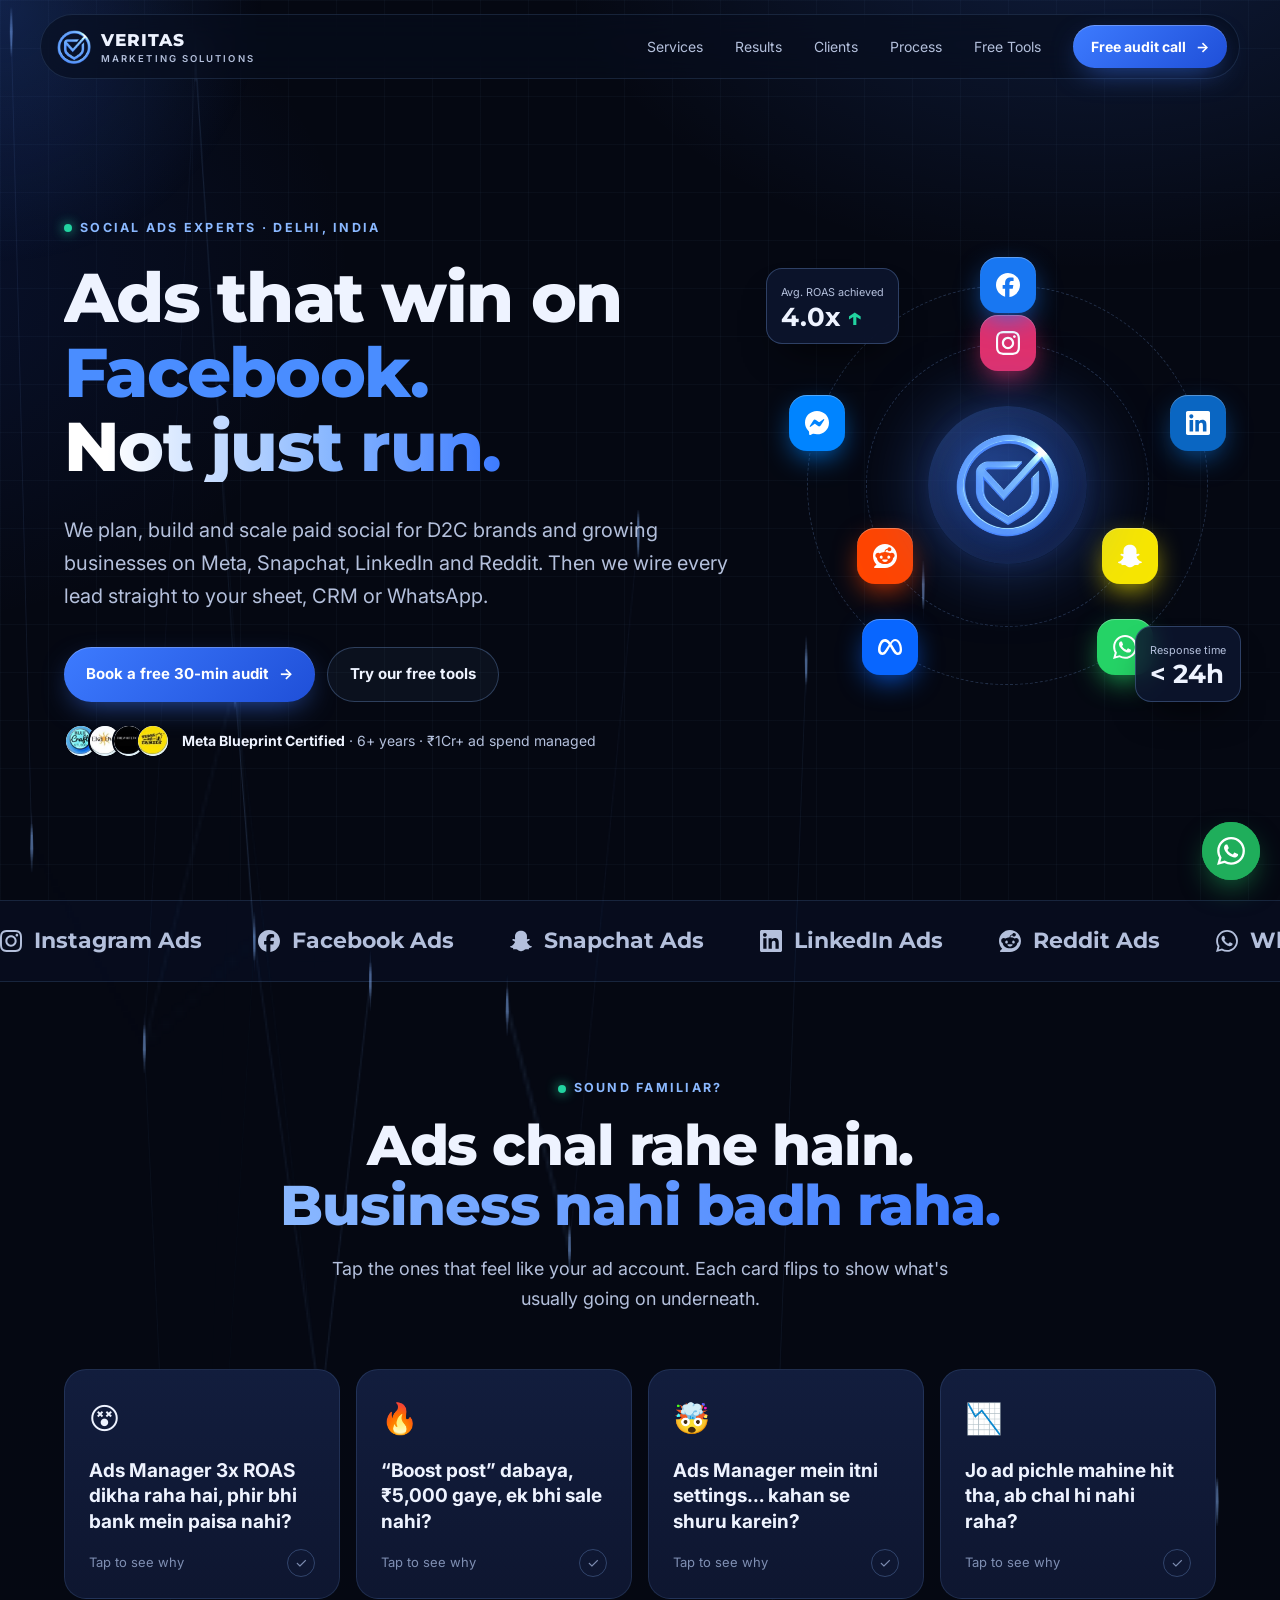
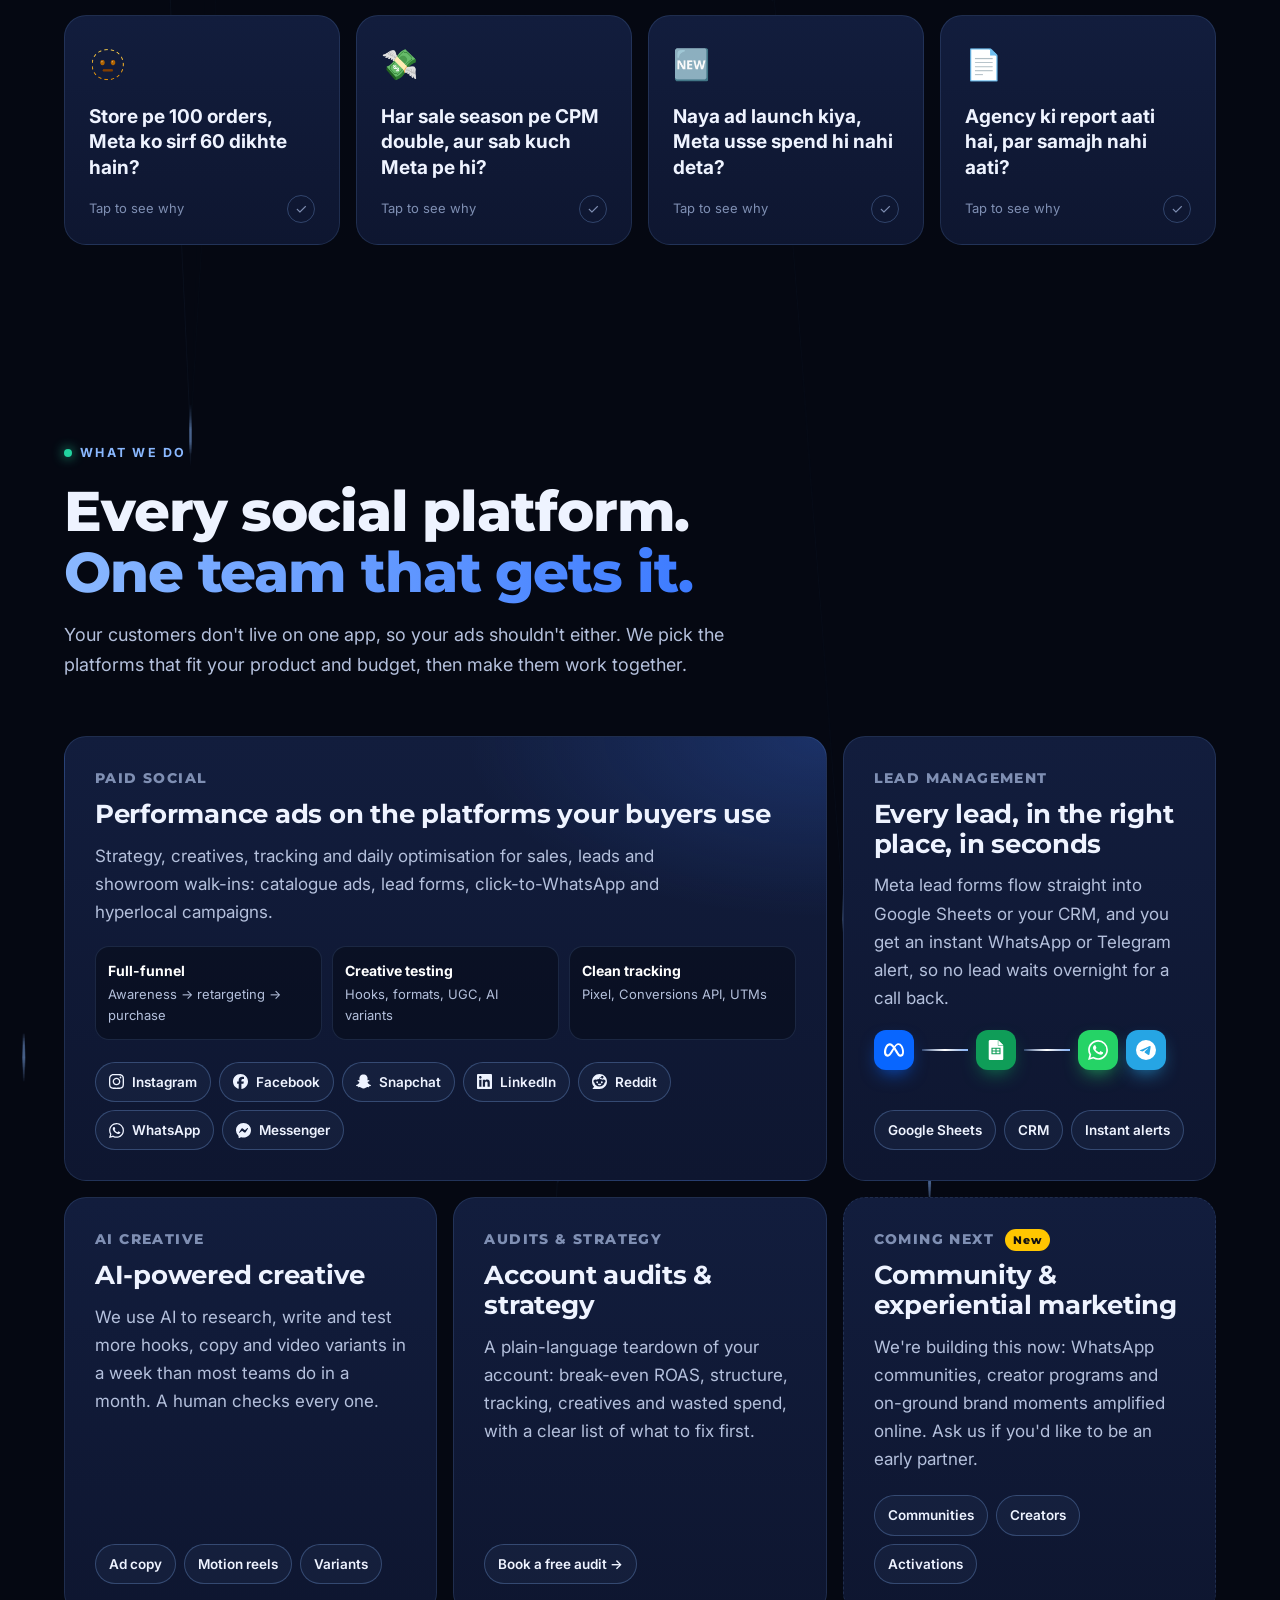
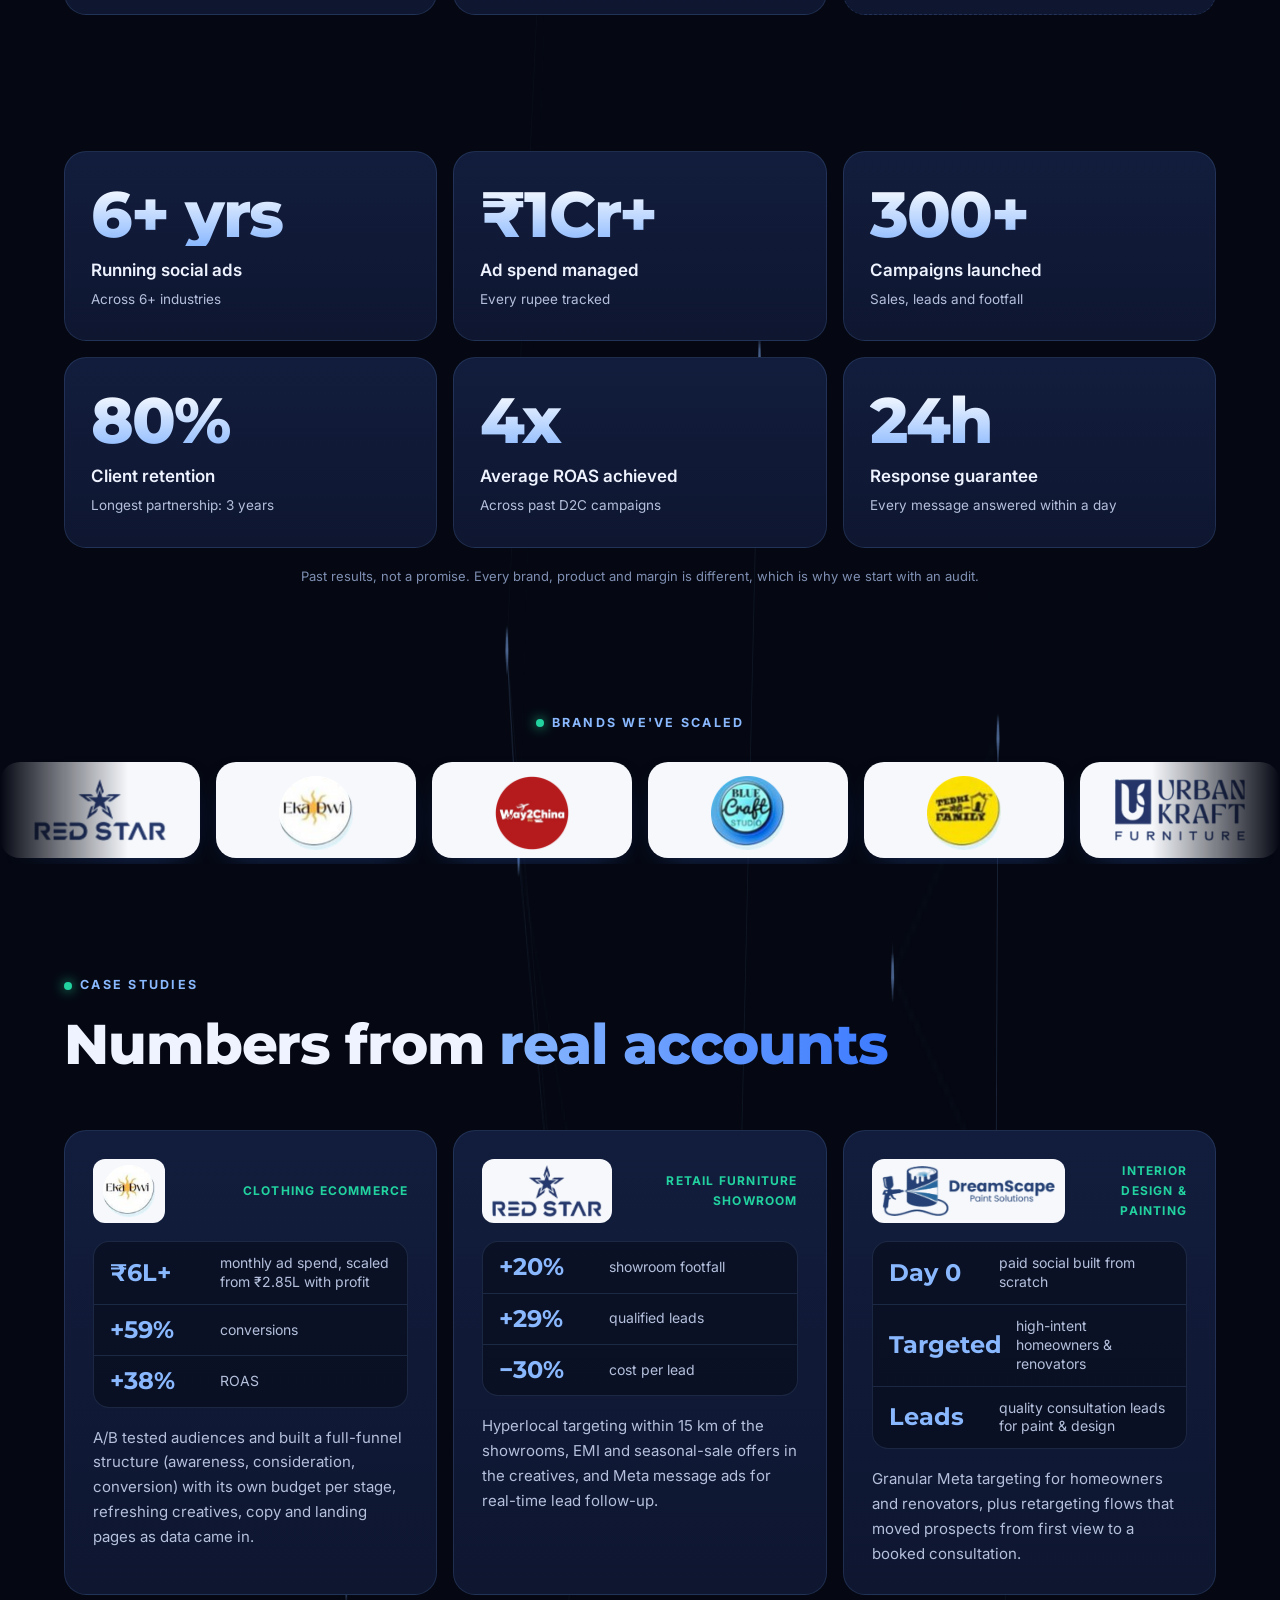
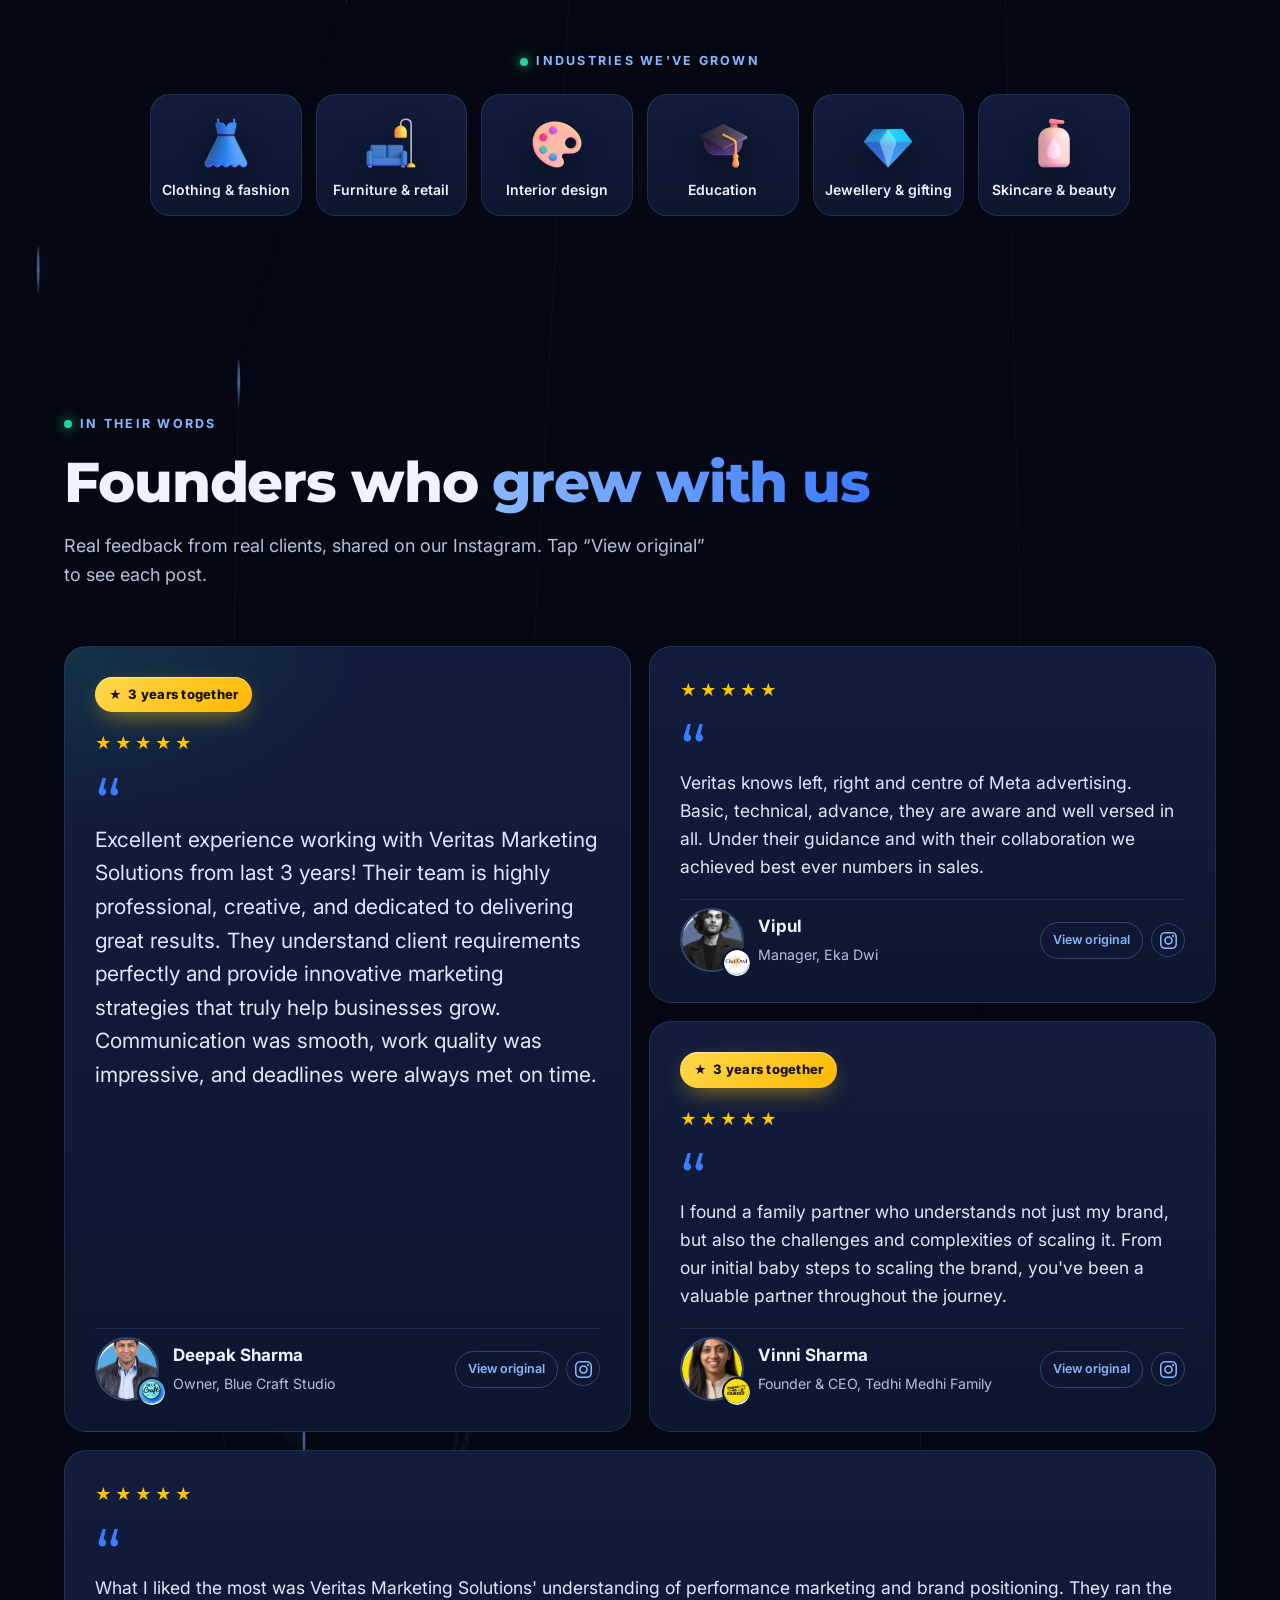
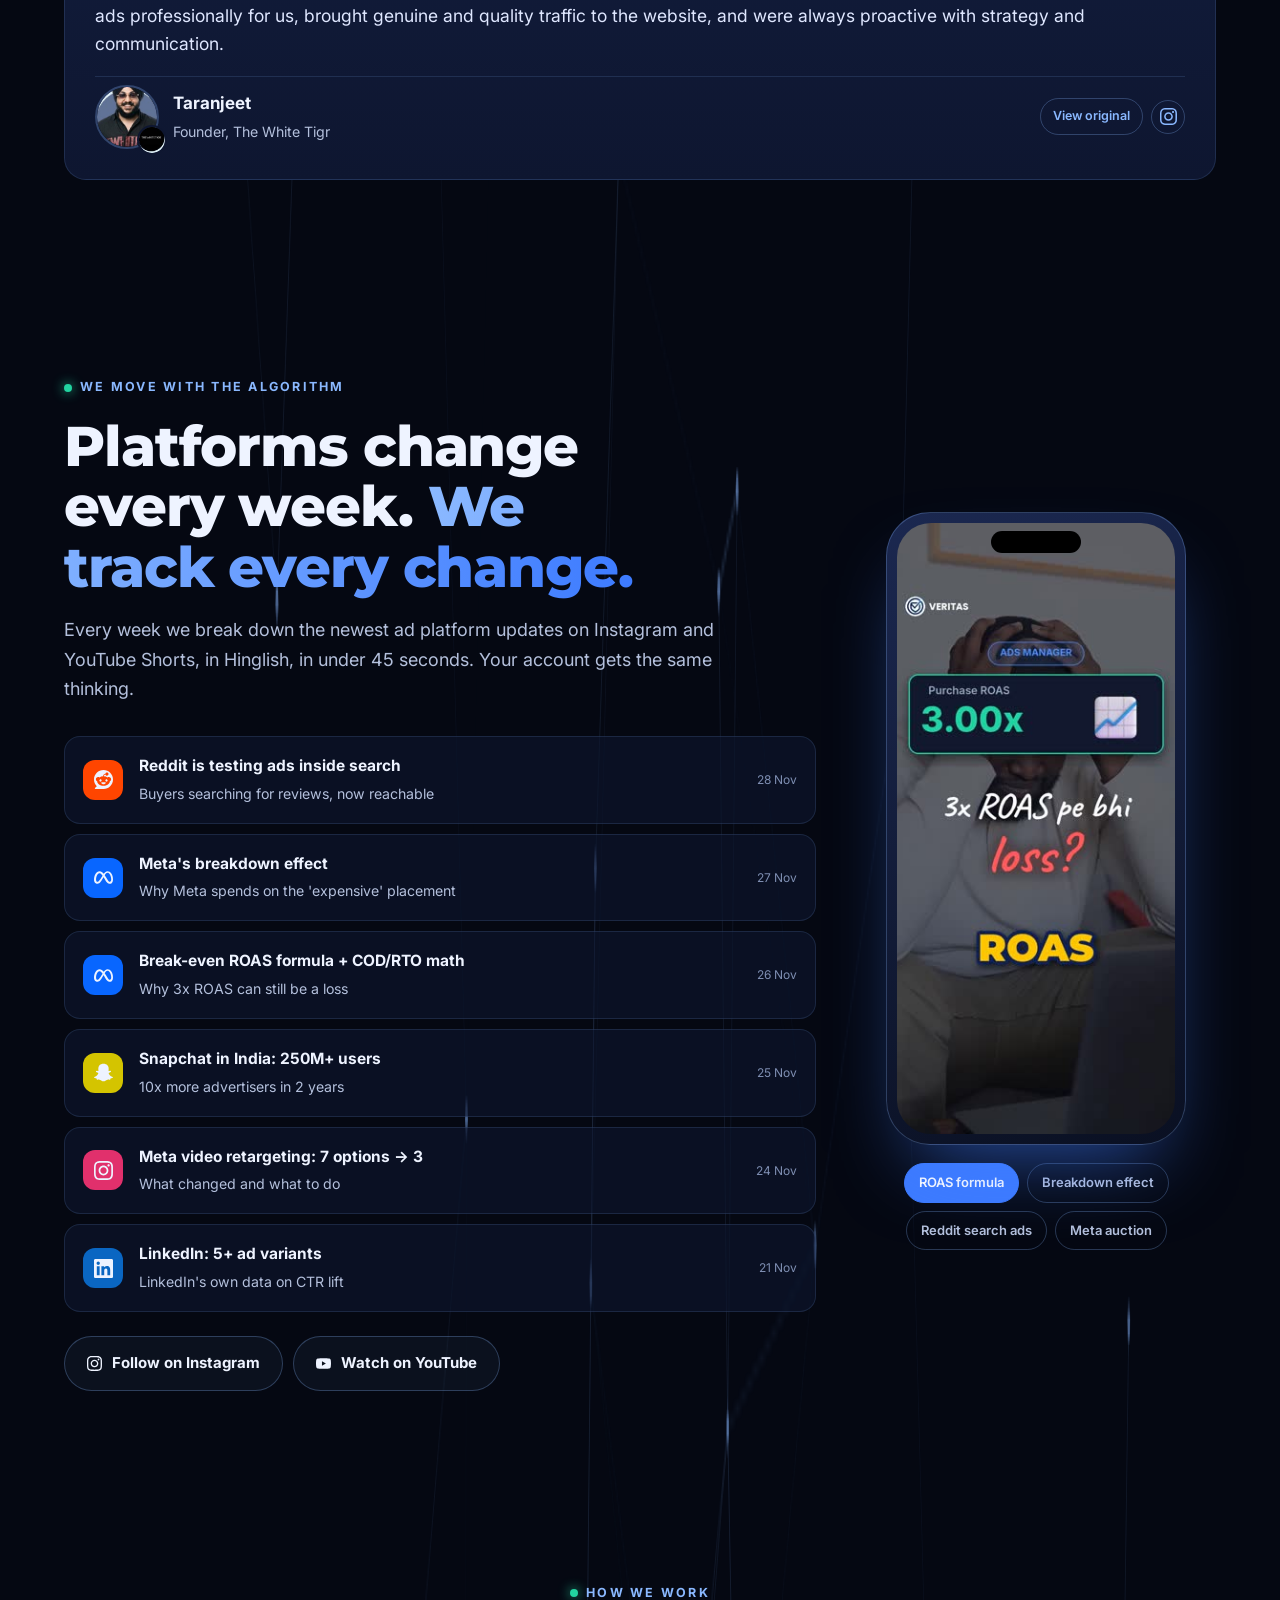
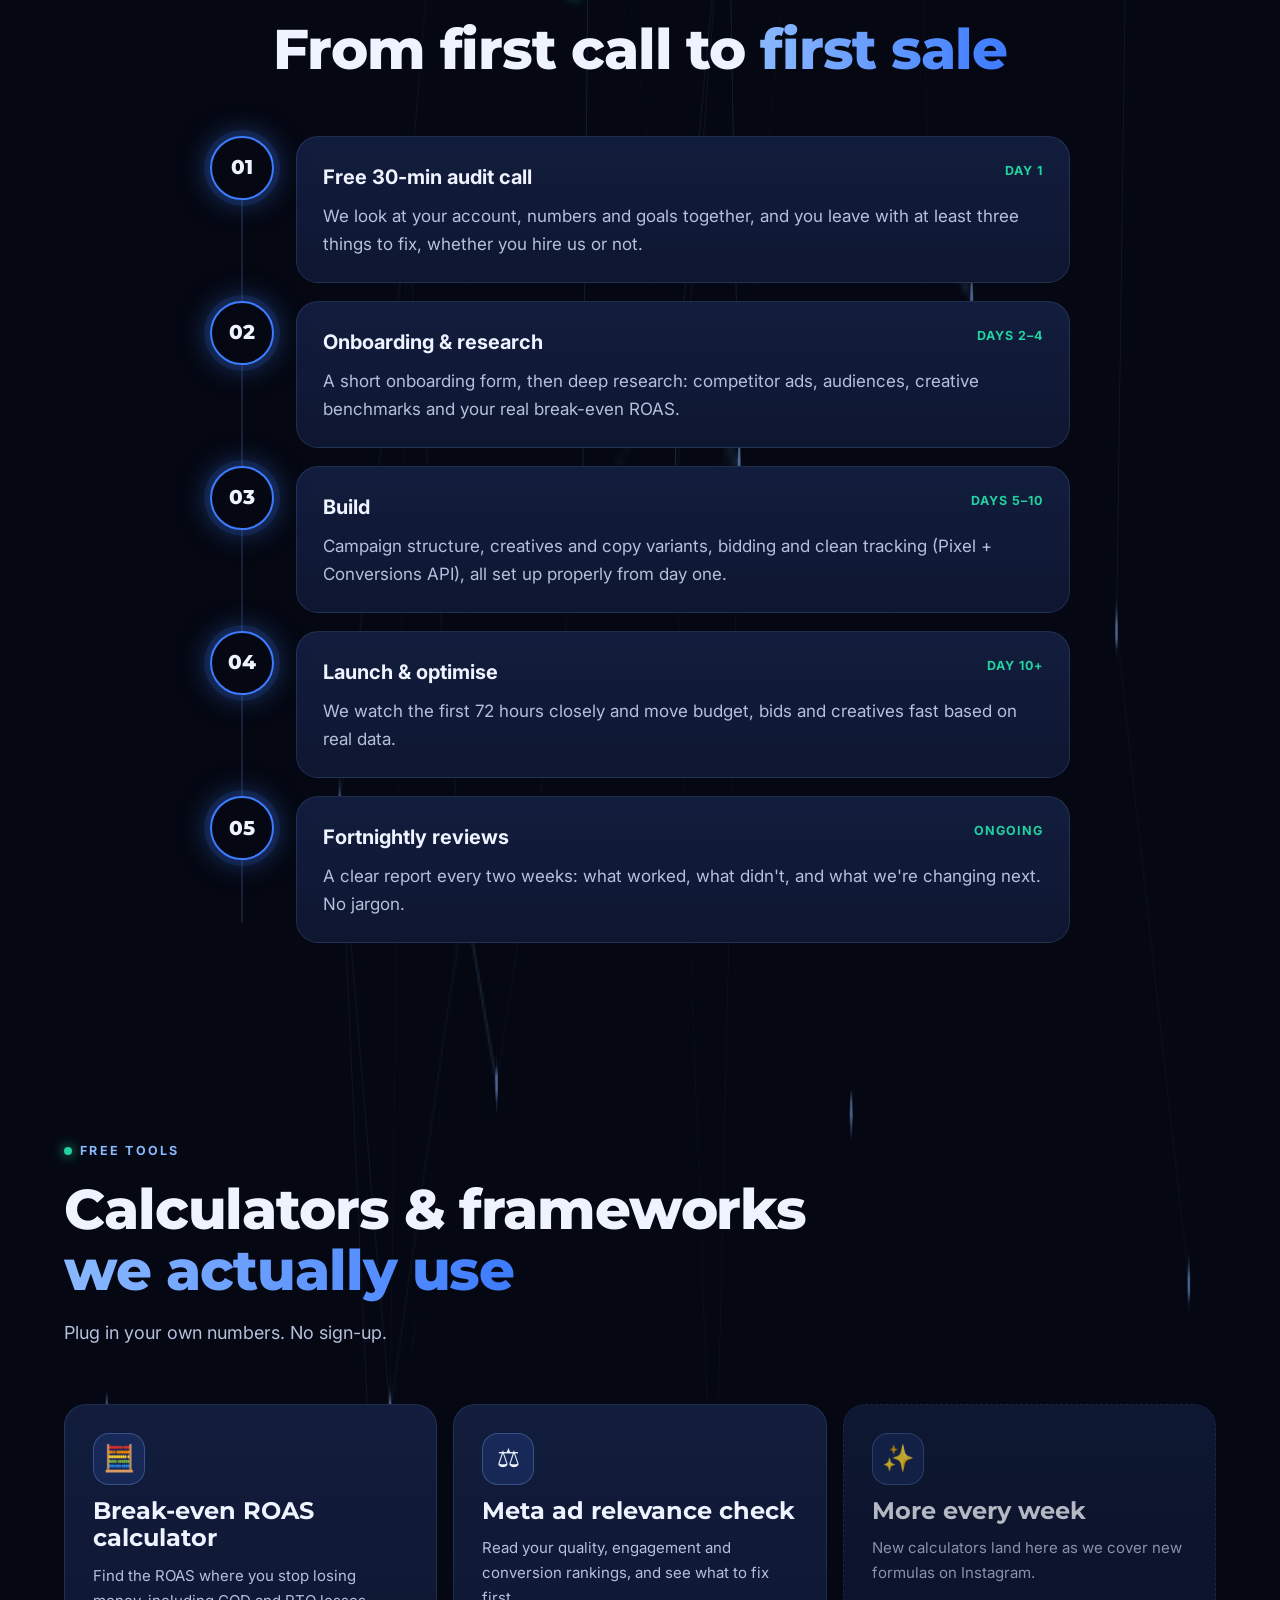
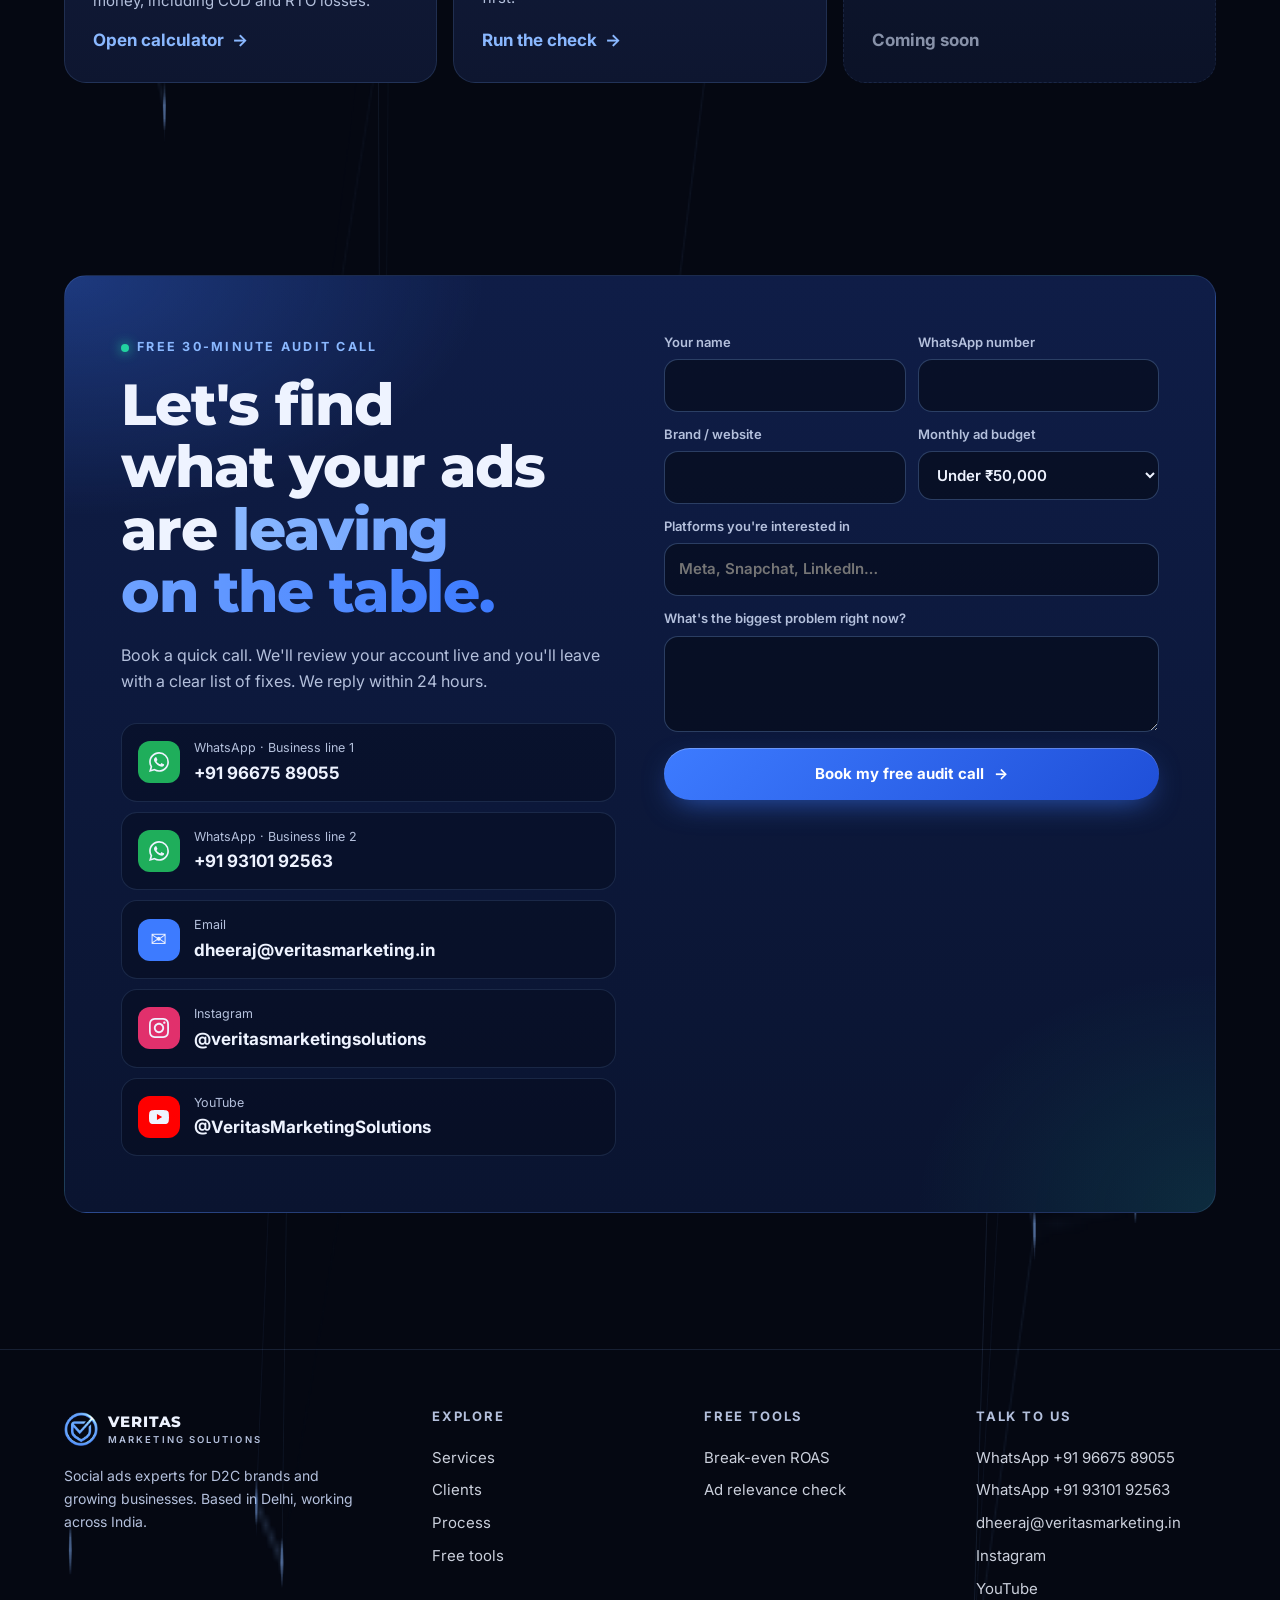
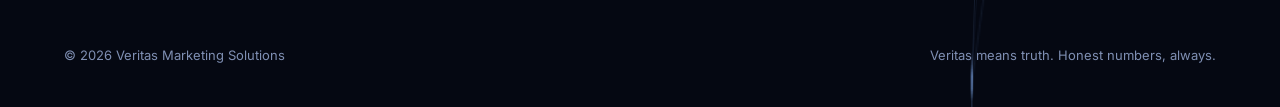
<file: index.html>
<!doctype html>
<html lang="en">
<head>
<meta charset="utf-8">
<meta name="viewport" content="width=device-width,initial-scale=1,viewport-fit=cover">
<title>Veritas Marketing Solutions — Social Ads Experts, Delhi</title>
<meta name="description" content="Social ads agency for D2C brands and growing businesses in India. Meta (Facebook, Instagram, WhatsApp), Snapchat, LinkedIn and Reddit ads, plus lead management. Book a free 30-minute audit call.">
<link rel="canonical" href="https://veritasmarketing.in/">
<meta property="og:type" content="website"><meta property="og:title" content="Veritas Marketing Solutions — Social Ads Experts, Delhi"><meta property="og:description" content="Social ads agency for D2C brands and growing businesses in India. Meta (Facebook, Instagram, WhatsApp), Snapchat, LinkedIn and Reddit ads, plus lead management. Book a free 30-minute audit call.">
<meta property="og:url" content="https://veritasmarketing.in/"><meta property="og:image" content="https://veritasmarketing.in/assets/og.png">
<meta name="theme-color" content="#050812">
<link rel="icon" href="/assets/favicon.png">
<link rel="preconnect" href="https://fonts.googleapis.com"><link rel="preconnect" href="https://fonts.gstatic.com" crossorigin>
<link rel="stylesheet" href="https://fonts.googleapis.com/css2?family=Montserrat:wght@600;700;800&family=Inter:wght@400;500;600;700&family=Caveat:wght@700&display=swap">
<link rel="stylesheet" href="/assets/site.css?v=1795703082">
<!-- Google Analytics 4 -->
<script async src="https://www.googletagmanager.com/gtag/js?id=G-02ENCQKV4E"></script>
<script>window.dataLayer=window.dataLayer||[];function gtag(){dataLayer.push(arguments);}gtag('js',new Date());gtag('config','G-02ENCQKV4E');</script>
<script type="application/ld+json">{"@context": "https://schema.org", "@type": "ProfessionalService", "name": "Veritas Marketing Solutions", "url": "https://veritasmarketing.in", "email": "dheeraj@veritasmarketing.in", "areaServed": "IN", "address": {"@type": "PostalAddress", "addressLocality": "Delhi", "addressCountry": "IN"}, "sameAs": ["https://www.instagram.com/veritasmarketingsolutions/", "https://www.youtube.com/@VeritasMarketingSolutions"]}</script>
<style>
/* ---------- hero ---------- */
.hero{min-height:100svh;padding:150px 0 80px;display:flex;align-items:center;overflow:hidden}
#net{position:absolute;inset:0;width:100%;height:100%;z-index:0}
.hero .glow{position:absolute;width:620px;height:620px;border-radius:50%;pointer-events:none;z-index:0;left:0;top:0;
  background:radial-gradient(circle,rgba(61,123,255,.22),transparent 60%);transform:translate(-50%,-50%);transition:opacity .4s}
.hero .wrap{position:relative;z-index:1;display:grid;grid-template-columns:1.25fr .75fr;gap:40px;align-items:center;width:100%}
.hero h1{font-family:var(--display);font-weight:800;font-size:clamp(38px,5.4vw,80px);line-height:1.02;letter-spacing:-.025em}
.hero h1 .line{display:block;overflow:hidden;padding-bottom:.06em}
.hero h1 .line>span{display:inline-block;transform:translateY(110%);animation:up 1s cubic-bezier(.2,.8,.2,1) forwards}
.hero h1 .line:nth-child(2)>span{animation-delay:.12s}.hero h1 .line:nth-child(3)>span{animation-delay:.24s}
@keyframes up{to{transform:none}}
.rot{position:relative;display:inline-block;color:var(--sky);min-width:5ch}
.rot b{font-weight:800;display:inline-block;transition:opacity .35s,transform .35s,color .35s}
.rot b.out{opacity:0;transform:translateY(-30%)}
.rot b.pre{opacity:0;transform:translateY(30%)}
.hero h1 .win{background:linear-gradient(90deg,#fff 10%,var(--sky) 60%,var(--blue));-webkit-background-clip:text;background-clip:text;color:transparent}
.hero .sub{font-size:clamp(17px,1.6vw,20px);color:var(--muted);max-width:52ch;margin-top:28px}
.hero .ctas{display:flex;flex-wrap:wrap;gap:12px;margin-top:34px}
.hero .note{margin-top:22px;font-size:14px;color:var(--muted);display:flex;align-items:center;gap:12px;flex-wrap:wrap}
.hero .note b{color:var(--fg)}
.hero .note .dots{display:flex}
.hero .note .dots img{width:34px;height:34px;border-radius:50%;border:2px solid var(--bg);margin-left:-10px;background:#fff}
.hero .note .dots img:first-child{margin-left:0}

/* orbit */
.orbit{position:relative;aspect-ratio:1;width:100%;max-width:520px;margin-left:auto;transition:transform .2s}
.orbit .core{position:absolute;inset:31%;border-radius:50%;display:grid;place-items:center;
  background:radial-gradient(circle at 35% 30%,rgba(61,123,255,.35),rgba(11,26,68,.9) 70%);box-shadow:0 0 80px -10px rgba(61,123,255,.65),inset 0 0 40px rgba(138,184,255,.15)}
.orbit .core img{width:66%;filter:drop-shadow(0 0 18px rgba(61,123,255,.6));animation:breathe 5s ease-in-out infinite}
@keyframes breathe{50%{transform:scale(1.05)}}
.ring{position:absolute;border-radius:50%;border:1px dashed rgba(138,184,255,.22)}
.ring.r1{inset:16%}.ring.r2{inset:2%}
.spin{position:absolute;inset:0;animation:spin 40s linear infinite}
.spin.s2{animation-duration:60s;animation-direction:reverse}
@keyframes spin{to{transform:rotate(360deg)}}
.pl{position:absolute;width:56px;height:56px;margin:-28px 0 0 -28px;border-radius:18px;display:grid;place-items:center;font-size:24px;color:#fff;
  background:var(--c,#1f4fd8);box-shadow:0 10px 30px -8px var(--c,#1f4fd8),inset 0 1px 0 rgba(255,255,255,.3);animation:spin 40s linear infinite reverse}
.spin.s2 .pl{animation-duration:60s;animation-direction:normal}
.pl:hover{scale:1.15}
.float{position:absolute;z-index:3;padding:12px 14px;border-radius:16px;background:rgba(14,22,48,.85);backdrop-filter:blur(10px);border:1px solid var(--line2);font-size:13px;
  box-shadow:0 20px 40px -20px #000;animation:bob 6s ease-in-out infinite}
.float b{display:block;font-family:var(--display);font-size:26px;line-height:1.1}
.float.f1{left:-8%;top:-2%}.float.f2{right:-6%;bottom:-2%;animation-delay:-3s}
.float .up{color:var(--mint)}.float small{color:var(--muted)}
@keyframes bob{50%{transform:translateY(-12px)}}
@media (max-width:960px){.hero .wrap{grid-template-columns:1fr}.orbit{margin:30px auto 0;max-width:min(420px,calc(100vw - 72px))}}
@media (max-width:480px){.pl{width:44px;height:44px;margin:-22px 0 0 -22px;font-size:19px;border-radius:14px}.float{font-size:11px}.float b{font-size:20px}}

/* marquee */
.marq{border-block:1px solid var(--line);padding:22px 0;overflow:hidden;background:rgba(10,20,48,.4)}
.marq .track{display:flex;gap:56px;width:max-content;animation:mq 38s linear infinite}
.marq:hover .track{animation-play-state:paused}
.marq span{display:flex;align-items:center;gap:12px;font-family:var(--display);font-weight:700;font-size:22px;color:var(--muted);white-space:nowrap;transition:color .2s}
.marq span:hover{color:#fff}
.marq span .ico{font-size:22px}
@keyframes mq{to{transform:translateX(-50%)}}

/* pains */
.pains{display:grid;grid-template-columns:repeat(4,1fr);gap:16px}
@media (max-width:1000px){.pains{grid-template-columns:repeat(2,1fr)}}
@media (max-width:560px){.pains{grid-template-columns:1fr}}
.pain{perspective:1000px;min-height:230px;cursor:pointer}
.pain .in{position:relative;width:100%;height:100%;min-height:230px;transition:transform .7s cubic-bezier(.2,.8,.2,1);transform-style:preserve-3d}
.pain.flip .in{transform:rotateY(180deg)}
.pain .face{position:absolute;inset:0;backface-visibility:hidden;-webkit-backface-visibility:hidden;padding:24px;display:flex;flex-direction:column;border-radius:var(--r);border:1px solid var(--line);
  background:linear-gradient(180deg,var(--card2),var(--card))}
.pain .back{transform:rotateY(180deg);background:linear-gradient(160deg,#10275f,#0b1a44);border-color:var(--line2)}
.pain .emo{font-size:30px}
.pain h3{font-size:19px;line-height:1.35;margin-top:14px;font-weight:700}
.pain .back p{color:#cfdcff;font-size:15px}
.pain .back .tag{font-size:12px;font-weight:800;letter-spacing:.14em;color:var(--mint);text-transform:uppercase;margin-bottom:10px}
.pain .foot{margin-top:auto;display:flex;justify-content:space-between;align-items:center;padding-top:14px;font-size:13px;color:var(--dim)}
.pain .chk{width:28px;height:28px;border-radius:50%;border:1.5px solid var(--line2);display:grid;place-items:center;font-size:14px;transition:.2s}
.pain.sel .front{border-color:var(--coral);box-shadow:0 0 0 1px var(--coral) inset,0 20px 50px -30px var(--coral)}
.pain.sel .chk{background:var(--coral);border-color:var(--coral);color:#fff}
.painbar{position:fixed;left:16px;right:16px;bottom:18px;z-index:45;margin:0 auto;max-width:720px;display:flex;align-items:center;gap:16px;padding:12px 12px 12px 22px;border-radius:999px;
  background:rgba(10,18,42,.9);backdrop-filter:blur(14px);border:1px solid var(--line2);transform:translateY(20px);opacity:0;pointer-events:none;transition:.4s}
.painbar.on{transform:none;opacity:1;pointer-events:auto}
.painbar p{flex:1;font-size:15px}
.painbar b{color:var(--coral);font-size:18px}
@media (max-width:560px){.painbar{flex-direction:column;border-radius:22px;padding:16px;text-align:center}}

/* services bento */
.bento{display:grid;grid-template-columns:repeat(6,1fr);gap:16px}
.svc{padding:30px;display:flex;flex-direction:column;min-height:300px;transition:transform .3s,border-color .3s}
.svc:hover{border-color:var(--line2)}
.svc.w4{grid-column:span 4}.svc.w2{grid-column:span 2}.svc.w3{grid-column:span 3}
@media (max-width:1000px){.svc.w4,.svc.w2,.svc.w3{grid-column:span 6}}
.svc .num{font-family:var(--display);font-weight:800;color:var(--dim);font-size:14px;letter-spacing:.1em}
.svc h3{font-family:var(--display);font-size:26px;line-height:1.15;margin-top:10px;letter-spacing:-.01em}
.svc p{color:var(--muted);margin-top:12px;max-width:52ch}
.chips{display:flex;flex-wrap:wrap;gap:8px;margin-top:auto;padding-top:22px}
.chip{display:inline-flex;align-items:center;gap:8px;padding:8px 13px;border-radius:999px;font-size:13.5px;font-weight:600;border:1px solid var(--line2);background:rgba(138,184,255,.05);transition:.2s}
.chip:hover{background:var(--c,var(--blue));border-color:var(--c,var(--blue));color:#fff;transform:translateY(-2px)}
.chip .ico{font-size:15px}
.svc .flow{display:flex;align-items:center;gap:8px;margin-top:18px}
.svc .flow span{width:40px;height:40px;border-radius:12px;display:grid;place-items:center;background:var(--c);font-size:20px;color:#fff;box-shadow:0 8px 20px -8px var(--c)}
.svc .flow i{flex:1;max-width:46px;height:2px;background:linear-gradient(90deg,var(--line2),var(--sky));position:relative;overflow:hidden}
.svc .flow i::after{content:"";position:absolute;inset:0;background:linear-gradient(90deg,transparent,#fff,transparent);animation:flow 1.6s linear infinite}
@keyframes flow{from{transform:translateX(-100%)}to{transform:translateX(100%)}}
.svc.soon{border-style:dashed}
.new{display:inline-block;margin-left:6px;padding:2px 8px;border-radius:999px;background:var(--yellow);color:#111;font-size:11px;letter-spacing:.06em}
.svc .art{position:absolute;right:-30px;top:-30px;width:220px;height:220px;opacity:.5;pointer-events:none}
.svc.big{background:radial-gradient(600px 300px at 100% 0%,rgba(61,123,255,.22),transparent 60%),linear-gradient(180deg,var(--card2),var(--card))}
.svc .mini{display:grid;grid-template-columns:repeat(3,1fr);gap:10px;margin-top:20px}
.svc .mini div{padding:12px;border-radius:14px;background:rgba(5,8,18,.5);border:1px solid var(--line);font-size:13px;color:var(--muted)}
.svc .mini b{display:block;color:#fff;font-size:14px;margin-bottom:2px}
@media (max-width:560px){.svc .mini{grid-template-columns:1fr}.svc h3{font-size:26px}}

/* stats */
.stats{display:grid;grid-template-columns:repeat(3,1fr);gap:16px}
@media (max-width:900px){.stats{grid-template-columns:repeat(2,1fr)}}
@media (max-width:420px){.stats{grid-template-columns:1fr}}
.brands{padding:30px 0 10px}
.bwall{overflow:hidden;margin-top:22px;mask-image:linear-gradient(90deg,transparent,#000 10%,#000 90%,transparent);-webkit-mask-image:linear-gradient(90deg,transparent,#000 10%,#000 90%,transparent)}
.btrack{display:flex;align-items:center;gap:16px;width:max-content;animation:mq 50s linear infinite;padding:6px 0}
.bwall:hover .btrack{animation-play-state:paused}
.bt{flex:none;width:200px;height:96px;border-radius:20px;background:#f6f8fc;display:grid;place-items:center;padding:14px 22px;box-shadow:0 10px 30px -18px rgba(61,123,255,.6);transition:transform .25s}
.bt:hover{transform:translateY(-4px) scale(1.04)}
.bt img{max-height:62px;max-width:100%;width:auto;object-fit:contain}
.bt img.r{max-height:74px}
@media (max-width:560px){.bt{width:150px;height:80px}.bt img{max-height:50px}.bt img.r{max-height:60px}}
.cases{display:grid;grid-template-columns:repeat(3,1fr);gap:16px}
@media (max-width:960px){.cases{grid-template-columns:1fr}}
.case{padding:28px;display:flex;flex-direction:column;gap:18px}
.case .ch{display:flex;align-items:center;justify-content:space-between;gap:12px}
.case .ch img{height:52px;width:auto;max-width:55%;background:#f6f8fc;border-radius:12px;padding:6px 10px;box-sizing:content-box;object-fit:contain}
.case .ch span{font-size:12px;font-weight:700;letter-spacing:.1em;text-transform:uppercase;color:var(--mint);text-align:right}
.case .nums{display:flex;flex-direction:column;border-radius:16px;background:rgba(5,8,18,.5);border:1px solid var(--line)}
.case .nums div{display:flex;align-items:center;gap:14px;padding:12px 16px;border-top:1px solid var(--line)}
.case .nums div:first-child{border-top:0}
.case .nums b{flex:none;min-width:96px;font-family:var(--display);font-size:24px;line-height:1.1;color:var(--sky)}
.case .nums small{color:var(--muted);font-size:14px;line-height:1.35}
.case p{color:var(--muted);font-size:15px}
.inds{margin-top:56px;display:flex;flex-direction:column;align-items:center;gap:22px;text-align:center}
.igrid{display:grid;grid-template-columns:repeat(6,minmax(0,1fr));gap:14px;width:100%;max-width:980px}
@media (max-width:900px){.igrid{grid-template-columns:repeat(3,minmax(0,1fr))}}
@media (max-width:380px){.igrid{grid-template-columns:repeat(2,minmax(0,1fr))}}
.ind{display:flex;flex-direction:column;align-items:center;gap:10px;padding:20px 10px 16px;border-radius:20px;border:1px solid var(--line);background:linear-gradient(180deg,var(--card2),var(--card));transition:transform .3s,border-color .3s}
.ind:hover{transform:translateY(-6px);border-color:var(--line2)}
.ind img{width:56px;height:56px;filter:drop-shadow(0 8px 14px rgba(0,0,0,.45))}
.ind span{font-size:14px;font-weight:600;line-height:1.3}
.stat{padding:30px 26px}
.stat .v{font-family:var(--display);font-weight:800;font-size:clamp(40px,5vw,64px);line-height:1;letter-spacing:-.03em;background:linear-gradient(180deg,#fff,var(--sky));-webkit-background-clip:text;background-clip:text;color:transparent}
.stat .l{margin-top:10px;font-weight:600}
.stat .s{color:var(--muted);font-size:13.5px;margin-top:4px}
.fine{color:var(--dim);font-size:13px;margin-top:18px;text-align:center}

/* testimonials */
.tgrid{display:grid;grid-template-columns:repeat(2,1fr);gap:18px}
@media (max-width:860px){.tgrid{grid-template-columns:1fr}}
.tcard{padding:30px;display:flex;flex-direction:column;gap:18px}
.tcard .stars{color:var(--yellow);letter-spacing:3px;font-size:16px}
.tcard blockquote{font-size:17.5px;line-height:1.6;color:#dfe7ff}
.tcard blockquote::before{content:"“";font-family:var(--display);font-size:70px;line-height:.4;display:block;color:var(--blue);margin:16px 0 4px}
.tcard .who{display:flex;align-items:center;gap:14px;margin-top:auto;padding-top:8px;border-top:1px solid var(--line)}
.tcard .av{position:relative;flex:none}.tcard .av>img:first-child{width:64px;height:64px;border-radius:50%;border:2px solid var(--line2)}
.tcard .av .lg{position:absolute;right:-8px;bottom:-6px;width:30px;height:30px;border-radius:50%;border:2px solid var(--card)}
.tcard .acts{margin-left:auto;display:flex;gap:8px;align-items:center}
.tcard .who{flex-wrap:wrap}
@media (max-width:420px){.tcard .acts{margin-left:0;width:100%}}
.tcard .orig{font-size:12.5px;font-weight:600;padding:7px 12px;border-radius:999px;border:1px solid var(--line2);color:var(--sky);white-space:nowrap}
.tcard .orig:hover{background:rgba(61,123,255,.15)}
.tcard .who b{display:block}
.tcard .who small{color:var(--muted)}
.tcard .acts a{width:34px;height:34px;border-radius:50%;display:grid;place-items:center;border:1px solid var(--line2);color:var(--sky)}
.tcard.feat{grid-row:span 2;background:radial-gradient(500px 300px at 0% 0%,rgba(34,211,160,.12),transparent 60%),linear-gradient(180deg,var(--card2),var(--card))}
.tcard.feat blockquote{font-size:21px}
.badge3{display:inline-flex;align-items:center;gap:6px;align-self:flex-start;padding:7px 14px;border-radius:999px;background:linear-gradient(135deg,#ffd84d,#ffb800);color:#1a1300;font-size:13px;font-weight:800;letter-spacing:.02em;box-shadow:0 8px 24px -8px rgba(255,198,0,.7),inset 0 1px 0 rgba(255,255,255,.5)}
.badge3::before{content:"★";font-size:12px}
.lb{position:fixed;inset:0;z-index:100;background:rgba(3,6,14,.88);backdrop-filter:blur(6px);display:none;place-items:center;padding:20px}
.lb.on{display:grid}
.lb img{max-height:90vh;width:auto;border-radius:16px}

/* updates / reels */
.upd{display:grid;grid-template-columns:1fr 360px;gap:40px;align-items:center}
@media (max-width:900px){.upd{grid-template-columns:1fr}}
.upd>*{min-width:0}
.feed{display:flex;flex-direction:column;gap:10px}
.fi{display:flex;gap:16px;align-items:center;padding:16px 18px;border-radius:16px;border:1px solid var(--line);background:rgba(14,22,48,.6);transition:.25s}
.fi:hover{border-color:var(--line2);transform:translateX(6px);background:rgba(20,32,70,.7)}
.fi .pi{width:40px;height:40px;border-radius:12px;display:grid;place-items:center;background:var(--c);flex:none;font-size:19px}
.fi b{display:block;font-size:15.5px}
.fi small{color:var(--muted)}
.fi .dt{margin-left:auto;font-size:12px;color:var(--dim);white-space:nowrap}
.phone{position:relative;width:min(300px,100%);margin:0 auto;aspect-ratio:9/19;border-radius:44px;padding:10px;background:linear-gradient(160deg,#1b2850,#0a1022);border:1px solid var(--line2);
  box-shadow:0 40px 80px -30px rgba(61,123,255,.6)}
.phone video{width:100%;height:100%;object-fit:cover;border-radius:34px;background:#000}
.phone .notch{position:absolute;top:18px;left:50%;width:90px;height:22px;margin-left:-45px;border-radius:20px;background:#000;z-index:2}
.rtabs{display:flex;gap:8px;justify-content:center;margin-top:18px;flex-wrap:wrap}
.rtabs button{padding:8px 14px;border-radius:999px;border:1px solid var(--line2);font-size:13px;font-weight:600;color:var(--muted)}
.rtabs button.on{background:var(--blue);border-color:var(--blue);color:#fff}

/* process */
.steps{position:relative;display:grid;gap:18px;max-width:860px;margin:0 auto}
.steps::before{content:"";position:absolute;left:31px;top:20px;bottom:20px;width:2px;background:var(--line)}
.steps .fill{position:absolute;left:31px;top:20px;width:2px;height:0;background:linear-gradient(var(--sky),var(--blue));box-shadow:0 0 12px var(--blue)}
.step{display:grid;grid-template-columns:64px 1fr;gap:22px;align-items:start}
.step .n{width:64px;height:64px;border-radius:50%;display:grid;place-items:center;font-family:var(--display);font-weight:800;font-size:20px;background:var(--bg);border:2px solid var(--line2);position:relative;z-index:1;transition:.4s}
.step.in .n{border-color:var(--blue);box-shadow:0 0 0 6px rgba(61,123,255,.12),0 0 30px rgba(61,123,255,.5)}
.step .card{padding:24px 26px}
.step h3{font-size:20px;display:flex;justify-content:space-between;gap:10px;flex-wrap:wrap}
.step h3 small{font-size:12.5px;color:var(--mint);font-weight:700;letter-spacing:.08em;text-transform:uppercase}
.step p{color:var(--muted);margin-top:8px}

/* tools teaser */
.tools{display:grid;grid-template-columns:repeat(3,1fr);gap:16px}
@media (max-width:900px){.tools{grid-template-columns:1fr}}
.tool{padding:28px;display:flex;flex-direction:column;gap:12px;min-height:250px;transition:transform .3s}
.tool:hover{transform:translateY(-6px)}
.tool .ti{width:52px;height:52px;border-radius:16px;display:grid;place-items:center;font-size:26px;background:rgba(61,123,255,.15);border:1px solid var(--line2)}
.tool h3{font-family:var(--display);font-size:24px;line-height:1.15}
.tool p{color:var(--muted);font-size:15px}
.tool .go{margin-top:auto;color:var(--sky);font-weight:700;display:flex;gap:8px;align-items:center}
.tool.soon{border-style:dashed;opacity:.75}

/* contact */
.cta{padding:56px;display:grid;grid-template-columns:1fr 1fr;gap:48px;
  background:radial-gradient(700px 400px at 0% 0%,rgba(61,123,255,.3),transparent 60%),radial-gradient(500px 400px at 100% 100%,rgba(34,211,160,.12),transparent 60%),linear-gradient(180deg,#0f1d47,#0a1430)}
@media (max-width:900px){.cta{grid-template-columns:1fr;padding:32px 22px}}
.cta>*{min-width:0}
.clist a>span:last-child{min-width:0}
.clist b{overflow-wrap:anywhere}
.cta .h2{font-size:clamp(34px,4.6vw,58px)}
.clist{display:flex;flex-direction:column;gap:10px;margin-top:28px}
.clist a{display:flex;align-items:center;gap:14px;padding:14px 16px;border-radius:16px;border:1px solid var(--line);background:rgba(5,8,18,.35);transition:.2s}
.clist a:hover{border-color:var(--line2);background:rgba(5,8,18,.6);transform:translateX(4px)}
.clist .ci{width:42px;height:42px;border-radius:12px;display:grid;place-items:center;font-size:20px;flex:none;background:var(--c,var(--blue))}
.clist small{display:block;color:var(--muted);font-size:12.5px}
form.cf{display:flex;flex-direction:column;gap:12px}
.cf .row{display:grid;grid-template-columns:1fr 1fr;gap:12px}
@media (max-width:560px){.cf .row{grid-template-columns:1fr}}
.cf label{display:flex;flex-direction:column;gap:6px;font-size:13px;font-weight:600;color:var(--muted)}
.cf input,.cf select,.cf textarea{font:inherit;font-size:15px;color:var(--fg);background:rgba(5,8,18,.55);border:1px solid var(--line2);border-radius:14px;padding:13px 14px;outline:none;transition:border-color .2s,box-shadow .2s;width:100%}
.cf input:focus,.cf select:focus,.cf textarea:focus{border-color:var(--blue);box-shadow:0 0 0 4px rgba(61,123,255,.18)}
.cf textarea{min-height:96px;resize:vertical}
.cf .btn{justify-content:center;margin-top:4px}
.cf .ok{display:none;padding:14px;border-radius:14px;background:rgba(34,211,160,.12);border:1px solid rgba(34,211,160,.4);color:var(--mint);font-weight:600}
</style>
</head>
<body>
<div class="page">
<nav class="nav"><div class="bar">
  <a class="logo" href="/" aria-label="Veritas Marketing Solutions home"><img src="/assets/mark.png" alt=""><span>VERITAS<small>MARKETING SOLUTIONS</small></span></a>
  <div class="links"><a href="/#services">Services</a><a href="/#cases">Results</a><a href="/#clients">Clients</a><a href="/#process">Process</a><a href="/tools/">Free Tools</a></div>
  <a class="btn btn-p" href="/#contact" data-magnet>Free audit call <span class="arr">→</span></a>
  <button class="burger" aria-label="Menu"><i></i></button>
</div></nav>

<!-- HERO -->
<header class="hero" id="top">
  <canvas id="net" aria-hidden="true"></canvas>
  <div class="glow" aria-hidden="true"></div>
  <div class="wrap">
    <div>
      <span class="eyebrow">Social Ads Experts · Delhi, India</span>
      <h1 style="margin-top:22px">
        <span class="line"><span>Ads that win on</span></span>
        <span class="line"><span class="rot" id="rot"><b>Instagram.</b></span></span>
        <span class="line"><span class="win">Not just run.</span></span>
      </h1>
      <p class="sub">We plan, build and scale paid social for D2C brands and growing businesses on Meta, Snapchat, LinkedIn and Reddit. Then we wire every lead straight to your sheet, CRM or WhatsApp.</p>
      <div class="ctas">
        <a class="btn btn-p" href="#contact" data-magnet data-cur="Book">Book a free 30-min audit <span class="arr">→</span></a>
        <a class="btn btn-g" href="/tools/" data-magnet data-cur="Try">Try our free tools</a>
      </div>
      <p class="note"><span class="dots"><img src="/assets/l_bluecraft.png" alt="Blue Craft Studio"><img src="/assets/l_ekadwi.png" alt="Eka Dwi"><img src="/assets/l_whitetigr.png" alt="The White Tigr"><img src="/assets/l_tedhimedhi.png" alt="Tedhi Medhi Family"></span> <span><b>Meta Blueprint Certified</b> · 6+ years · ₹1Cr+ ad spend managed</span></p>
    </div>
    <div class="orbit" id="orbit" aria-label="Platforms we advertise on">
      <div class="ring r1"></div><div class="ring r2"></div>
      <div class="spin">
        <span class="pl" style="left:50.00%;top:16.00%;--c:#e1306c" title="Instagram" data-cur="Instagram"><svg class="ico" viewBox="0 0 24 24" aria-hidden="true"><path d="M12 0C8.74 0 8.333.015 7.053.072 5.775.132 4.905.333 4.14.63c-.789.306-1.459.717-2.126 1.384S.935 3.35.63 4.14C.333 4.905.131 5.775.072 7.053.012 8.333 0 8.74 0 12s.015 3.667.072 4.947c.06 1.277.261 2.148.558 2.913.306.788.717 1.459 1.384 2.126.667.666 1.336 1.079 2.126 1.384.766.296 1.636.499 2.913.558C8.333 23.988 8.74 24 12 24s3.667-.015 4.947-.072c1.277-.06 2.148-.262 2.913-.558.788-.306 1.459-.718 2.126-1.384.666-.667 1.079-1.335 1.384-2.126.296-.765.499-1.636.558-2.913.06-1.28.072-1.687.072-4.947s-.015-3.667-.072-4.947c-.06-1.277-.262-2.149-.558-2.913-.306-.789-.718-1.459-1.384-2.126C21.319 1.347 20.651.935 19.86.63c-.765-.297-1.636-.499-2.913-.558C15.667.012 15.26 0 12 0zm0 2.16c3.203 0 3.585.016 4.85.071 1.17.055 1.805.249 2.227.415.562.217.96.477 1.382.896.419.42.679.819.896 1.381.164.422.36 1.057.413 2.227.057 1.266.07 1.646.07 4.85s-.015 3.585-.074 4.85c-.061 1.17-.256 1.805-.421 2.227-.224.562-.479.96-.899 1.382-.419.419-.824.679-1.38.896-.42.164-1.065.36-2.235.413-1.274.057-1.649.07-4.859.07-3.211 0-3.586-.015-4.859-.074-1.171-.061-1.816-.256-2.236-.421-.569-.224-.96-.479-1.379-.899-.421-.419-.69-.824-.9-1.38-.165-.42-.359-1.065-.42-2.235-.045-1.26-.061-1.649-.061-4.844 0-3.196.016-3.586.061-4.861.061-1.17.255-1.814.42-2.234.21-.57.479-.96.9-1.381.419-.419.81-.689 1.379-.898.42-.166 1.051-.361 2.221-.421 1.275-.045 1.65-.06 4.859-.06l.045.03zm0 3.678c-3.405 0-6.162 2.76-6.162 6.162 0 3.405 2.76 6.162 6.162 6.162 3.405 0 6.162-2.76 6.162-6.162 0-3.405-2.76-6.162-6.162-6.162zM12 16c-2.21 0-4-1.79-4-4s1.79-4 4-4 4 1.79 4 4-1.79 4-4 4zm7.846-10.405c0 .795-.646 1.44-1.44 1.44-.795 0-1.44-.646-1.44-1.44 0-.794.646-1.439 1.44-1.439.793-.001 1.44.645 1.44 1.439z"/></svg></span><span class="pl" style="left:79.44%;top:67.00%;--c:#f7e600" title="Snapchat" data-cur="Snapchat"><svg class="ico" viewBox="0 0 24 24" aria-hidden="true"><path d="M12.206.793c.99 0 4.347.276 5.93 3.821.529 1.193.403 3.219.299 4.847l-.003.06c-.012.18-.022.345-.03.51.075.045.203.09.401.09.3-.016.659-.12 1.033-.301.165-.088.344-.104.464-.104.182 0 .359.029.509.09.45.149.734.479.734.838.015.449-.39.839-1.213 1.168-.089.029-.209.075-.344.119-.45.135-1.139.36-1.333.81-.09.224-.061.524.12.868l.015.015c.06.136 1.526 3.475 4.791 4.014.255.044.435.27.42.509 0 .075-.015.149-.045.225-.24.569-1.273.988-3.146 1.271-.059.091-.12.375-.164.57-.029.179-.074.36-.134.553-.076.271-.27.405-.555.405h-.03c-.135 0-.313-.031-.538-.074-.36-.075-.765-.135-1.273-.135-.3 0-.599.015-.913.074-.6.104-1.123.464-1.723.884-.853.599-1.826 1.288-3.294 1.288-.06 0-.119-.015-.18-.015h-.149c-1.468 0-2.427-.675-3.279-1.288-.599-.42-1.107-.779-1.707-.884-.314-.045-.629-.074-.928-.074-.54 0-.958.089-1.272.149-.211.043-.391.074-.54.074-.374 0-.523-.224-.583-.42-.061-.192-.09-.389-.135-.567-.046-.181-.105-.494-.166-.57-1.918-.222-2.95-.642-3.189-1.226-.031-.063-.052-.15-.055-.225-.015-.243.165-.465.42-.509 3.264-.54 4.73-3.879 4.791-4.02l.016-.029c.18-.345.224-.645.119-.869-.195-.434-.884-.658-1.332-.809-.121-.029-.24-.074-.346-.119-1.107-.435-1.257-.93-1.197-1.273.09-.479.674-.793 1.168-.793.146 0 .27.029.383.074.42.194.789.3 1.104.3.234 0 .384-.06.465-.105l-.046-.569c-.098-1.626-.225-3.651.307-4.837C7.392 1.077 10.739.807 11.727.807l.419-.015h.06z"/></svg></span><span class="pl" style="left:20.56%;top:67.00%;--c:#ff4500" title="Reddit" data-cur="Reddit"><svg class="ico" viewBox="0 0 24 24" aria-hidden="true"><path d="M12 0C5.373 0 0 5.373 0 12c0 3.314 1.343 6.314 3.515 8.485l-2.286 2.286C.775 23.225 1.097 24 1.738 24H12c6.627 0 12-5.373 12-12S18.627 0 12 0Zm4.388 3.199c1.104 0 1.999.895 1.999 1.999 0 1.105-.895 2-1.999 2-.946 0-1.739-.657-1.947-1.539v.002c-1.147.162-2.032 1.15-2.032 2.341v.007c1.776.067 3.4.567 4.686 1.363.473-.363 1.064-.58 1.707-.58 1.547 0 2.802 1.254 2.802 2.802 0 1.117-.655 2.081-1.601 2.531-.088 3.256-3.637 5.876-7.997 5.876-4.361 0-7.905-2.617-7.998-5.87-.954-.447-1.614-1.415-1.614-2.538 0-1.548 1.255-2.802 2.803-2.802.645 0 1.239.218 1.712.585 1.275-.79 2.881-1.291 4.64-1.365v-.01c0-1.663 1.263-3.034 2.88-3.207.188-.911.993-1.595 1.959-1.595Zm-8.085 8.376c-.784 0-1.459.78-1.506 1.797-.047 1.016.64 1.429 1.426 1.429.786 0 1.371-.369 1.418-1.385.047-1.017-.553-1.841-1.338-1.841Zm7.406 0c-.786 0-1.385.824-1.338 1.841.047 1.017.634 1.385 1.418 1.385.785 0 1.473-.413 1.426-1.429-.046-1.017-.721-1.797-1.506-1.797Zm-3.703 4.013c-.974 0-1.907.048-2.77.135-.147.015-.241.168-.183.305.483 1.154 1.622 1.964 2.953 1.964 1.33 0 2.47-.81 2.953-1.964.057-.137-.037-.29-.184-.305-.863-.087-1.795-.135-2.769-.135Z"/></svg></span>
      </div>
      <div class="spin s2">
        <span class="pl" style="left:50.00%;top:2.00%;--c:#1877f2" title="Facebook" data-cur="Facebook"><svg class="ico" viewBox="0 0 24 24" aria-hidden="true"><path d="M9.101 23.691v-7.98H6.627v-3.667h2.474v-1.58c0-4.085 1.848-5.978 5.858-5.978.401 0 .955.042 1.468.103a8.68 8.68 0 0 1 1.141.195v3.325a8.623 8.623 0 0 0-.653-.036 26.805 26.805 0 0 0-.733-.009c-.707 0-1.259.096-1.675.309a1.686 1.686 0 0 0-.679.622c-.258.42-.374.995-.374 1.752v1.297h3.919l-.386 2.103-.287 1.564h-3.246v8.245C19.396 23.238 24 18.179 24 12.044c0-6.627-5.373-12-12-12s-12 5.373-12 12c0 5.628 3.874 10.35 9.101 11.647Z"/></svg></span><span class="pl" style="left:95.65%;top:35.17%;--c:#0a66c2" title="LinkedIn" data-cur="LinkedIn"><svg class="ico" viewBox="0 0 24 24" aria-hidden="true"><path d="M20.447 20.452h-3.554v-5.569c0-1.328-.027-3.037-1.852-3.037-1.853 0-2.136 1.445-2.136 2.939v5.667H9.351V9h3.414v1.561h.046c.477-.9 1.637-1.85 3.37-1.85 3.601 0 4.267 2.37 4.267 5.455v6.286zM5.337 7.433c-1.144 0-2.063-.926-2.063-2.065 0-1.138.92-2.063 2.063-2.063 1.14 0 2.064.925 2.064 2.063 0 1.139-.925 2.065-2.064 2.065zm1.782 13.019H3.555V9h3.564v11.452zM22.225 0H1.771C.792 0 0 .774 0 1.729v20.542C0 23.227.792 24 1.771 24h20.451C23.2 24 24 23.227 24 22.271V1.729C24 .774 23.2 0 22.222 0h.003z"/></svg></span><span class="pl" style="left:78.21%;top:88.83%;--c:#25d366" title="WhatsApp" data-cur="WhatsApp"><svg class="ico" viewBox="0 0 24 24" aria-hidden="true"><path d="M17.472 14.382c-.297-.149-1.758-.867-2.03-.967-.273-.099-.471-.148-.67.15-.197.297-.767.966-.94 1.164-.173.199-.347.223-.644.075-.297-.15-1.255-.463-2.39-1.475-.883-.788-1.48-1.761-1.653-2.059-.173-.297-.018-.458.13-.606.134-.133.298-.347.446-.52.149-.174.198-.298.298-.497.099-.198.05-.371-.025-.52-.075-.149-.669-1.612-.916-2.207-.242-.579-.487-.5-.669-.51-.173-.008-.371-.01-.57-.01-.198 0-.52.074-.792.372-.272.297-1.04 1.016-1.04 2.479 0 1.462 1.065 2.875 1.213 3.074.149.198 2.096 3.2 5.077 4.487.709.306 1.262.489 1.694.625.712.227 1.36.195 1.871.118.571-.085 1.758-.719 2.006-1.413.248-.694.248-1.289.173-1.413-.074-.124-.272-.198-.57-.347m-5.421 7.403h-.004a9.87 9.87 0 01-5.031-1.378l-.361-.214-3.741.982.998-3.648-.235-.374a9.86 9.86 0 01-1.51-5.26c.001-5.45 4.436-9.884 9.888-9.884 2.64 0 5.122 1.03 6.988 2.898a9.825 9.825 0 012.893 6.994c-.003 5.45-4.437 9.884-9.885 9.884m8.413-18.297A11.815 11.815 0 0012.05 0C5.495 0 .16 5.335.157 11.892c0 2.096.547 4.142 1.588 5.945L.057 24l6.305-1.654a11.882 11.882 0 005.683 1.448h.005c6.554 0 11.89-5.335 11.893-11.893a11.821 11.821 0 00-3.48-8.413Z"/></svg></span><span class="pl" style="left:21.79%;top:88.83%;--c:#0866ff" title="Meta" data-cur="Meta"><svg class="ico" viewBox="0 0 24 24" aria-hidden="true"><path d="M6.915 4.03c-1.968 0-3.683 1.28-4.871 3.113C.704 9.208 0 11.883 0 14.449c0 .706.07 1.369.21 1.973a6.624 6.624 0 0 0 .265.86 5.297 5.297 0 0 0 .371.761c.696 1.159 1.818 1.927 3.593 1.927 1.497 0 2.633-.671 3.965-2.444.76-1.012 1.144-1.626 2.663-4.32l.756-1.339.186-.325c.061.1.121.196.183.3l2.152 3.595c.724 1.21 1.665 2.556 2.47 3.314 1.046.987 1.992 1.22 3.06 1.22 1.075 0 1.876-.355 2.455-.843a3.743 3.743 0 0 0 .81-.973c.542-.939.861-2.127.861-3.745 0-2.72-.681-5.357-2.084-7.45-1.282-1.912-2.957-2.93-4.716-2.93-1.047 0-2.088.467-3.053 1.308-.652.57-1.257 1.29-1.82 2.05-.69-.875-1.335-1.547-1.958-2.056-1.182-.966-2.315-1.303-3.454-1.303zm10.16 2.053c1.147 0 2.188.758 2.992 1.999 1.132 1.748 1.647 4.195 1.647 6.4 0 1.548-.368 2.9-1.839 2.9-.58 0-1.027-.23-1.664-1.004-.496-.601-1.343-1.878-2.832-4.358l-.617-1.028a44.908 44.908 0 0 0-1.255-1.98c.07-.109.141-.224.211-.327 1.12-1.667 2.118-2.602 3.358-2.602zm-10.201.553c1.265 0 2.058.791 2.675 1.446.307.327.737.871 1.234 1.579l-1.02 1.566c-.757 1.163-1.882 3.017-2.837 4.338-1.191 1.649-1.81 1.817-2.486 1.817-.524 0-1.038-.237-1.383-.794-.263-.426-.464-1.13-.464-2.046 0-2.221.63-4.535 1.66-6.088.454-.687.964-1.226 1.533-1.533a2.264 2.264 0 0 1 1.088-.285z"/></svg></span><span class="pl" style="left:4.35%;top:35.17%;--c:#0084ff" title="Messenger" data-cur="Messenger"><svg class="ico" viewBox="0 0 24 24" aria-hidden="true"><path d="M.001 11.639C.001 4.949 5.241 0 12.001 0S24 4.95 24 11.639c0 6.689-5.24 11.638-12 11.638-1.21 0-2.38-.16-3.47-.46a.96.96 0 00-.64.05l-2.39 1.05a.96.96 0 01-1.35-.85l-.07-2.14a.97.97 0 00-.32-.68A11.39 11.389 0 01.002 11.64zm8.32-2.19l-3.52 5.6c-.35.53.32 1.139.82.75l3.79-2.87c.26-.2.6-.2.87 0l2.8 2.1c.84.63 2.04.4 2.6-.48l3.52-5.6c.35-.53-.32-1.13-.82-.75l-3.79 2.87c-.25.2-.6.2-.86 0l-2.8-2.1a1.8 1.8 0 00-2.61.48z"/></svg></span>
      </div>
      <div class="core"><img src="/assets/mark.png" alt="Veritas Marketing Solutions logo"></div>
      <div class="float f1"><small>Avg. ROAS achieved</small><b><span data-count="4.0">0</span>x <span class="up">↑</span></b></div>
      <div class="float f2"><small>Response time</small><b>&lt; 24h</b></div>
    </div>
  </div>
</header>

<div class="marq" aria-hidden="true"><div class="track"><span><svg class="ico" viewBox="0 0 24 24" aria-hidden="true"><path d="M12 0C8.74 0 8.333.015 7.053.072 5.775.132 4.905.333 4.14.63c-.789.306-1.459.717-2.126 1.384S.935 3.35.63 4.14C.333 4.905.131 5.775.072 7.053.012 8.333 0 8.74 0 12s.015 3.667.072 4.947c.06 1.277.261 2.148.558 2.913.306.788.717 1.459 1.384 2.126.667.666 1.336 1.079 2.126 1.384.766.296 1.636.499 2.913.558C8.333 23.988 8.74 24 12 24s3.667-.015 4.947-.072c1.277-.06 2.148-.262 2.913-.558.788-.306 1.459-.718 2.126-1.384.666-.667 1.079-1.335 1.384-2.126.296-.765.499-1.636.558-2.913.06-1.28.072-1.687.072-4.947s-.015-3.667-.072-4.947c-.06-1.277-.262-2.149-.558-2.913-.306-.789-.718-1.459-1.384-2.126C21.319 1.347 20.651.935 19.86.63c-.765-.297-1.636-.499-2.913-.558C15.667.012 15.26 0 12 0zm0 2.16c3.203 0 3.585.016 4.85.071 1.17.055 1.805.249 2.227.415.562.217.96.477 1.382.896.419.42.679.819.896 1.381.164.422.36 1.057.413 2.227.057 1.266.07 1.646.07 4.85s-.015 3.585-.074 4.85c-.061 1.17-.256 1.805-.421 2.227-.224.562-.479.96-.899 1.382-.419.419-.824.679-1.38.896-.42.164-1.065.36-2.235.413-1.274.057-1.649.07-4.859.07-3.211 0-3.586-.015-4.859-.074-1.171-.061-1.816-.256-2.236-.421-.569-.224-.96-.479-1.379-.899-.421-.419-.69-.824-.9-1.38-.165-.42-.359-1.065-.42-2.235-.045-1.26-.061-1.649-.061-4.844 0-3.196.016-3.586.061-4.861.061-1.17.255-1.814.42-2.234.21-.57.479-.96.9-1.381.419-.419.81-.689 1.379-.898.42-.166 1.051-.361 2.221-.421 1.275-.045 1.65-.06 4.859-.06l.045.03zm0 3.678c-3.405 0-6.162 2.76-6.162 6.162 0 3.405 2.76 6.162 6.162 6.162 3.405 0 6.162-2.76 6.162-6.162 0-3.405-2.76-6.162-6.162-6.162zM12 16c-2.21 0-4-1.79-4-4s1.79-4 4-4 4 1.79 4 4-1.79 4-4 4zm7.846-10.405c0 .795-.646 1.44-1.44 1.44-.795 0-1.44-.646-1.44-1.44 0-.794.646-1.439 1.44-1.439.793-.001 1.44.645 1.44 1.439z"/></svg>Instagram Ads</span><span><svg class="ico" viewBox="0 0 24 24" aria-hidden="true"><path d="M9.101 23.691v-7.98H6.627v-3.667h2.474v-1.58c0-4.085 1.848-5.978 5.858-5.978.401 0 .955.042 1.468.103a8.68 8.68 0 0 1 1.141.195v3.325a8.623 8.623 0 0 0-.653-.036 26.805 26.805 0 0 0-.733-.009c-.707 0-1.259.096-1.675.309a1.686 1.686 0 0 0-.679.622c-.258.42-.374.995-.374 1.752v1.297h3.919l-.386 2.103-.287 1.564h-3.246v8.245C19.396 23.238 24 18.179 24 12.044c0-6.627-5.373-12-12-12s-12 5.373-12 12c0 5.628 3.874 10.35 9.101 11.647Z"/></svg>Facebook Ads</span><span><svg class="ico" viewBox="0 0 24 24" aria-hidden="true"><path d="M12.206.793c.99 0 4.347.276 5.93 3.821.529 1.193.403 3.219.299 4.847l-.003.06c-.012.18-.022.345-.03.51.075.045.203.09.401.09.3-.016.659-.12 1.033-.301.165-.088.344-.104.464-.104.182 0 .359.029.509.09.45.149.734.479.734.838.015.449-.39.839-1.213 1.168-.089.029-.209.075-.344.119-.45.135-1.139.36-1.333.81-.09.224-.061.524.12.868l.015.015c.06.136 1.526 3.475 4.791 4.014.255.044.435.27.42.509 0 .075-.015.149-.045.225-.24.569-1.273.988-3.146 1.271-.059.091-.12.375-.164.57-.029.179-.074.36-.134.553-.076.271-.27.405-.555.405h-.03c-.135 0-.313-.031-.538-.074-.36-.075-.765-.135-1.273-.135-.3 0-.599.015-.913.074-.6.104-1.123.464-1.723.884-.853.599-1.826 1.288-3.294 1.288-.06 0-.119-.015-.18-.015h-.149c-1.468 0-2.427-.675-3.279-1.288-.599-.42-1.107-.779-1.707-.884-.314-.045-.629-.074-.928-.074-.54 0-.958.089-1.272.149-.211.043-.391.074-.54.074-.374 0-.523-.224-.583-.42-.061-.192-.09-.389-.135-.567-.046-.181-.105-.494-.166-.57-1.918-.222-2.95-.642-3.189-1.226-.031-.063-.052-.15-.055-.225-.015-.243.165-.465.42-.509 3.264-.54 4.73-3.879 4.791-4.02l.016-.029c.18-.345.224-.645.119-.869-.195-.434-.884-.658-1.332-.809-.121-.029-.24-.074-.346-.119-1.107-.435-1.257-.93-1.197-1.273.09-.479.674-.793 1.168-.793.146 0 .27.029.383.074.42.194.789.3 1.104.3.234 0 .384-.06.465-.105l-.046-.569c-.098-1.626-.225-3.651.307-4.837C7.392 1.077 10.739.807 11.727.807l.419-.015h.06z"/></svg>Snapchat Ads</span><span><svg class="ico" viewBox="0 0 24 24" aria-hidden="true"><path d="M20.447 20.452h-3.554v-5.569c0-1.328-.027-3.037-1.852-3.037-1.853 0-2.136 1.445-2.136 2.939v5.667H9.351V9h3.414v1.561h.046c.477-.9 1.637-1.85 3.37-1.85 3.601 0 4.267 2.37 4.267 5.455v6.286zM5.337 7.433c-1.144 0-2.063-.926-2.063-2.065 0-1.138.92-2.063 2.063-2.063 1.14 0 2.064.925 2.064 2.063 0 1.139-.925 2.065-2.064 2.065zm1.782 13.019H3.555V9h3.564v11.452zM22.225 0H1.771C.792 0 0 .774 0 1.729v20.542C0 23.227.792 24 1.771 24h20.451C23.2 24 24 23.227 24 22.271V1.729C24 .774 23.2 0 22.222 0h.003z"/></svg>LinkedIn Ads</span><span><svg class="ico" viewBox="0 0 24 24" aria-hidden="true"><path d="M12 0C5.373 0 0 5.373 0 12c0 3.314 1.343 6.314 3.515 8.485l-2.286 2.286C.775 23.225 1.097 24 1.738 24H12c6.627 0 12-5.373 12-12S18.627 0 12 0Zm4.388 3.199c1.104 0 1.999.895 1.999 1.999 0 1.105-.895 2-1.999 2-.946 0-1.739-.657-1.947-1.539v.002c-1.147.162-2.032 1.15-2.032 2.341v.007c1.776.067 3.4.567 4.686 1.363.473-.363 1.064-.58 1.707-.58 1.547 0 2.802 1.254 2.802 2.802 0 1.117-.655 2.081-1.601 2.531-.088 3.256-3.637 5.876-7.997 5.876-4.361 0-7.905-2.617-7.998-5.87-.954-.447-1.614-1.415-1.614-2.538 0-1.548 1.255-2.802 2.803-2.802.645 0 1.239.218 1.712.585 1.275-.79 2.881-1.291 4.64-1.365v-.01c0-1.663 1.263-3.034 2.88-3.207.188-.911.993-1.595 1.959-1.595Zm-8.085 8.376c-.784 0-1.459.78-1.506 1.797-.047 1.016.64 1.429 1.426 1.429.786 0 1.371-.369 1.418-1.385.047-1.017-.553-1.841-1.338-1.841Zm7.406 0c-.786 0-1.385.824-1.338 1.841.047 1.017.634 1.385 1.418 1.385.785 0 1.473-.413 1.426-1.429-.046-1.017-.721-1.797-1.506-1.797Zm-3.703 4.013c-.974 0-1.907.048-2.77.135-.147.015-.241.168-.183.305.483 1.154 1.622 1.964 2.953 1.964 1.33 0 2.47-.81 2.953-1.964.057-.137-.037-.29-.184-.305-.863-.087-1.795-.135-2.769-.135Z"/></svg>Reddit Ads</span><span><svg class="ico" viewBox="0 0 24 24" aria-hidden="true"><path d="M17.472 14.382c-.297-.149-1.758-.867-2.03-.967-.273-.099-.471-.148-.67.15-.197.297-.767.966-.94 1.164-.173.199-.347.223-.644.075-.297-.15-1.255-.463-2.39-1.475-.883-.788-1.48-1.761-1.653-2.059-.173-.297-.018-.458.13-.606.134-.133.298-.347.446-.52.149-.174.198-.298.298-.497.099-.198.05-.371-.025-.52-.075-.149-.669-1.612-.916-2.207-.242-.579-.487-.5-.669-.51-.173-.008-.371-.01-.57-.01-.198 0-.52.074-.792.372-.272.297-1.04 1.016-1.04 2.479 0 1.462 1.065 2.875 1.213 3.074.149.198 2.096 3.2 5.077 4.487.709.306 1.262.489 1.694.625.712.227 1.36.195 1.871.118.571-.085 1.758-.719 2.006-1.413.248-.694.248-1.289.173-1.413-.074-.124-.272-.198-.57-.347m-5.421 7.403h-.004a9.87 9.87 0 01-5.031-1.378l-.361-.214-3.741.982.998-3.648-.235-.374a9.86 9.86 0 01-1.51-5.26c.001-5.45 4.436-9.884 9.888-9.884 2.64 0 5.122 1.03 6.988 2.898a9.825 9.825 0 012.893 6.994c-.003 5.45-4.437 9.884-9.885 9.884m8.413-18.297A11.815 11.815 0 0012.05 0C5.495 0 .16 5.335.157 11.892c0 2.096.547 4.142 1.588 5.945L.057 24l6.305-1.654a11.882 11.882 0 005.683 1.448h.005c6.554 0 11.89-5.335 11.893-11.893a11.821 11.821 0 00-3.48-8.413Z"/></svg>WhatsApp Ads</span><span><svg class="ico" viewBox="0 0 24 24" aria-hidden="true"><path d="M.001 11.639C.001 4.949 5.241 0 12.001 0S24 4.95 24 11.639c0 6.689-5.24 11.638-12 11.638-1.21 0-2.38-.16-3.47-.46a.96.96 0 00-.64.05l-2.39 1.05a.96.96 0 01-1.35-.85l-.07-2.14a.97.97 0 00-.32-.68A11.39 11.389 0 01.002 11.64zm8.32-2.19l-3.52 5.6c-.35.53.32 1.139.82.75l3.79-2.87c.26-.2.6-.2.87 0l2.8 2.1c.84.63 2.04.4 2.6-.48l3.52-5.6c.35-.53-.32-1.13-.82-.75l-3.79 2.87c-.25.2-.6.2-.86 0l-2.8-2.1a1.8 1.8 0 00-2.61.48z"/></svg>Messenger Ads</span><span>Lead Gen</span><span>Catalogue Ads</span><span>Click-to-WhatsApp</span><span>Hyperlocal Campaigns</span><span><svg class="ico" viewBox="0 0 24 24" aria-hidden="true"><path d="M12 0C8.74 0 8.333.015 7.053.072 5.775.132 4.905.333 4.14.63c-.789.306-1.459.717-2.126 1.384S.935 3.35.63 4.14C.333 4.905.131 5.775.072 7.053.012 8.333 0 8.74 0 12s.015 3.667.072 4.947c.06 1.277.261 2.148.558 2.913.306.788.717 1.459 1.384 2.126.667.666 1.336 1.079 2.126 1.384.766.296 1.636.499 2.913.558C8.333 23.988 8.74 24 12 24s3.667-.015 4.947-.072c1.277-.06 2.148-.262 2.913-.558.788-.306 1.459-.718 2.126-1.384.666-.667 1.079-1.335 1.384-2.126.296-.765.499-1.636.558-2.913.06-1.28.072-1.687.072-4.947s-.015-3.667-.072-4.947c-.06-1.277-.262-2.149-.558-2.913-.306-.789-.718-1.459-1.384-2.126C21.319 1.347 20.651.935 19.86.63c-.765-.297-1.636-.499-2.913-.558C15.667.012 15.26 0 12 0zm0 2.16c3.203 0 3.585.016 4.85.071 1.17.055 1.805.249 2.227.415.562.217.96.477 1.382.896.419.42.679.819.896 1.381.164.422.36 1.057.413 2.227.057 1.266.07 1.646.07 4.85s-.015 3.585-.074 4.85c-.061 1.17-.256 1.805-.421 2.227-.224.562-.479.96-.899 1.382-.419.419-.824.679-1.38.896-.42.164-1.065.36-2.235.413-1.274.057-1.649.07-4.859.07-3.211 0-3.586-.015-4.859-.074-1.171-.061-1.816-.256-2.236-.421-.569-.224-.96-.479-1.379-.899-.421-.419-.69-.824-.9-1.38-.165-.42-.359-1.065-.42-2.235-.045-1.26-.061-1.649-.061-4.844 0-3.196.016-3.586.061-4.861.061-1.17.255-1.814.42-2.234.21-.57.479-.96.9-1.381.419-.419.81-.689 1.379-.898.42-.166 1.051-.361 2.221-.421 1.275-.045 1.65-.06 4.859-.06l.045.03zm0 3.678c-3.405 0-6.162 2.76-6.162 6.162 0 3.405 2.76 6.162 6.162 6.162 3.405 0 6.162-2.76 6.162-6.162 0-3.405-2.76-6.162-6.162-6.162zM12 16c-2.21 0-4-1.79-4-4s1.79-4 4-4 4 1.79 4 4-1.79 4-4 4zm7.846-10.405c0 .795-.646 1.44-1.44 1.44-.795 0-1.44-.646-1.44-1.44 0-.794.646-1.439 1.44-1.439.793-.001 1.44.645 1.44 1.439z"/></svg>Instagram Ads</span><span><svg class="ico" viewBox="0 0 24 24" aria-hidden="true"><path d="M9.101 23.691v-7.98H6.627v-3.667h2.474v-1.58c0-4.085 1.848-5.978 5.858-5.978.401 0 .955.042 1.468.103a8.68 8.68 0 0 1 1.141.195v3.325a8.623 8.623 0 0 0-.653-.036 26.805 26.805 0 0 0-.733-.009c-.707 0-1.259.096-1.675.309a1.686 1.686 0 0 0-.679.622c-.258.42-.374.995-.374 1.752v1.297h3.919l-.386 2.103-.287 1.564h-3.246v8.245C19.396 23.238 24 18.179 24 12.044c0-6.627-5.373-12-12-12s-12 5.373-12 12c0 5.628 3.874 10.35 9.101 11.647Z"/></svg>Facebook Ads</span><span><svg class="ico" viewBox="0 0 24 24" aria-hidden="true"><path d="M12.206.793c.99 0 4.347.276 5.93 3.821.529 1.193.403 3.219.299 4.847l-.003.06c-.012.18-.022.345-.03.51.075.045.203.09.401.09.3-.016.659-.12 1.033-.301.165-.088.344-.104.464-.104.182 0 .359.029.509.09.45.149.734.479.734.838.015.449-.39.839-1.213 1.168-.089.029-.209.075-.344.119-.45.135-1.139.36-1.333.81-.09.224-.061.524.12.868l.015.015c.06.136 1.526 3.475 4.791 4.014.255.044.435.27.42.509 0 .075-.015.149-.045.225-.24.569-1.273.988-3.146 1.271-.059.091-.12.375-.164.57-.029.179-.074.36-.134.553-.076.271-.27.405-.555.405h-.03c-.135 0-.313-.031-.538-.074-.36-.075-.765-.135-1.273-.135-.3 0-.599.015-.913.074-.6.104-1.123.464-1.723.884-.853.599-1.826 1.288-3.294 1.288-.06 0-.119-.015-.18-.015h-.149c-1.468 0-2.427-.675-3.279-1.288-.599-.42-1.107-.779-1.707-.884-.314-.045-.629-.074-.928-.074-.54 0-.958.089-1.272.149-.211.043-.391.074-.54.074-.374 0-.523-.224-.583-.42-.061-.192-.09-.389-.135-.567-.046-.181-.105-.494-.166-.57-1.918-.222-2.95-.642-3.189-1.226-.031-.063-.052-.15-.055-.225-.015-.243.165-.465.42-.509 3.264-.54 4.73-3.879 4.791-4.02l.016-.029c.18-.345.224-.645.119-.869-.195-.434-.884-.658-1.332-.809-.121-.029-.24-.074-.346-.119-1.107-.435-1.257-.93-1.197-1.273.09-.479.674-.793 1.168-.793.146 0 .27.029.383.074.42.194.789.3 1.104.3.234 0 .384-.06.465-.105l-.046-.569c-.098-1.626-.225-3.651.307-4.837C7.392 1.077 10.739.807 11.727.807l.419-.015h.06z"/></svg>Snapchat Ads</span><span><svg class="ico" viewBox="0 0 24 24" aria-hidden="true"><path d="M20.447 20.452h-3.554v-5.569c0-1.328-.027-3.037-1.852-3.037-1.853 0-2.136 1.445-2.136 2.939v5.667H9.351V9h3.414v1.561h.046c.477-.9 1.637-1.85 3.37-1.85 3.601 0 4.267 2.37 4.267 5.455v6.286zM5.337 7.433c-1.144 0-2.063-.926-2.063-2.065 0-1.138.92-2.063 2.063-2.063 1.14 0 2.064.925 2.064 2.063 0 1.139-.925 2.065-2.064 2.065zm1.782 13.019H3.555V9h3.564v11.452zM22.225 0H1.771C.792 0 0 .774 0 1.729v20.542C0 23.227.792 24 1.771 24h20.451C23.2 24 24 23.227 24 22.271V1.729C24 .774 23.2 0 22.222 0h.003z"/></svg>LinkedIn Ads</span><span><svg class="ico" viewBox="0 0 24 24" aria-hidden="true"><path d="M12 0C5.373 0 0 5.373 0 12c0 3.314 1.343 6.314 3.515 8.485l-2.286 2.286C.775 23.225 1.097 24 1.738 24H12c6.627 0 12-5.373 12-12S18.627 0 12 0Zm4.388 3.199c1.104 0 1.999.895 1.999 1.999 0 1.105-.895 2-1.999 2-.946 0-1.739-.657-1.947-1.539v.002c-1.147.162-2.032 1.15-2.032 2.341v.007c1.776.067 3.4.567 4.686 1.363.473-.363 1.064-.58 1.707-.58 1.547 0 2.802 1.254 2.802 2.802 0 1.117-.655 2.081-1.601 2.531-.088 3.256-3.637 5.876-7.997 5.876-4.361 0-7.905-2.617-7.998-5.87-.954-.447-1.614-1.415-1.614-2.538 0-1.548 1.255-2.802 2.803-2.802.645 0 1.239.218 1.712.585 1.275-.79 2.881-1.291 4.64-1.365v-.01c0-1.663 1.263-3.034 2.88-3.207.188-.911.993-1.595 1.959-1.595Zm-8.085 8.376c-.784 0-1.459.78-1.506 1.797-.047 1.016.64 1.429 1.426 1.429.786 0 1.371-.369 1.418-1.385.047-1.017-.553-1.841-1.338-1.841Zm7.406 0c-.786 0-1.385.824-1.338 1.841.047 1.017.634 1.385 1.418 1.385.785 0 1.473-.413 1.426-1.429-.046-1.017-.721-1.797-1.506-1.797Zm-3.703 4.013c-.974 0-1.907.048-2.77.135-.147.015-.241.168-.183.305.483 1.154 1.622 1.964 2.953 1.964 1.33 0 2.47-.81 2.953-1.964.057-.137-.037-.29-.184-.305-.863-.087-1.795-.135-2.769-.135Z"/></svg>Reddit Ads</span><span><svg class="ico" viewBox="0 0 24 24" aria-hidden="true"><path d="M17.472 14.382c-.297-.149-1.758-.867-2.03-.967-.273-.099-.471-.148-.67.15-.197.297-.767.966-.94 1.164-.173.199-.347.223-.644.075-.297-.15-1.255-.463-2.39-1.475-.883-.788-1.48-1.761-1.653-2.059-.173-.297-.018-.458.13-.606.134-.133.298-.347.446-.52.149-.174.198-.298.298-.497.099-.198.05-.371-.025-.52-.075-.149-.669-1.612-.916-2.207-.242-.579-.487-.5-.669-.51-.173-.008-.371-.01-.57-.01-.198 0-.52.074-.792.372-.272.297-1.04 1.016-1.04 2.479 0 1.462 1.065 2.875 1.213 3.074.149.198 2.096 3.2 5.077 4.487.709.306 1.262.489 1.694.625.712.227 1.36.195 1.871.118.571-.085 1.758-.719 2.006-1.413.248-.694.248-1.289.173-1.413-.074-.124-.272-.198-.57-.347m-5.421 7.403h-.004a9.87 9.87 0 01-5.031-1.378l-.361-.214-3.741.982.998-3.648-.235-.374a9.86 9.86 0 01-1.51-5.26c.001-5.45 4.436-9.884 9.888-9.884 2.64 0 5.122 1.03 6.988 2.898a9.825 9.825 0 012.893 6.994c-.003 5.45-4.437 9.884-9.885 9.884m8.413-18.297A11.815 11.815 0 0012.05 0C5.495 0 .16 5.335.157 11.892c0 2.096.547 4.142 1.588 5.945L.057 24l6.305-1.654a11.882 11.882 0 005.683 1.448h.005c6.554 0 11.89-5.335 11.893-11.893a11.821 11.821 0 00-3.48-8.413Z"/></svg>WhatsApp Ads</span><span><svg class="ico" viewBox="0 0 24 24" aria-hidden="true"><path d="M.001 11.639C.001 4.949 5.241 0 12.001 0S24 4.95 24 11.639c0 6.689-5.24 11.638-12 11.638-1.21 0-2.38-.16-3.47-.46a.96.96 0 00-.64.05l-2.39 1.05a.96.96 0 01-1.35-.85l-.07-2.14a.97.97 0 00-.32-.68A11.39 11.389 0 01.002 11.64zm8.32-2.19l-3.52 5.6c-.35.53.32 1.139.82.75l3.79-2.87c.26-.2.6-.2.87 0l2.8 2.1c.84.63 2.04.4 2.6-.48l3.52-5.6c.35-.53-.32-1.13-.82-.75l-3.79 2.87c-.25.2-.6.2-.86 0l-2.8-2.1a1.8 1.8 0 00-2.61.48z"/></svg>Messenger Ads</span><span>Lead Gen</span><span>Catalogue Ads</span><span>Click-to-WhatsApp</span><span>Hyperlocal Campaigns</span></div></div>

<!-- PAINS -->
<section id="problems">
  <div class="wrap">
    <div class="head center reveal">
      <span class="eyebrow">Sound familiar?</span>
      <h2 class="h2">Ads chal rahe hain.<br><em>Business nahi badh raha.</em></h2>
      <p class="lead">Tap the ones that feel like your ad account. Each card flips to show what's usually going on underneath.</p>
    </div>
    <div class="pains" id="pains">
      <div class="pain reveal d0" data-q="Ads Manager 3x ROAS dikha raha hai, phir bhi bank mein paisa nahi?" data-cur="Flip"><div class="in"><div class="face front"><span class="emo">😵</span><h3>Ads Manager 3x ROAS dikha raha hai, phir bhi bank mein paisa nahi?</h3><div class="foot"><span>Tap to see why</span><span class="chk" role="checkbox" aria-label="This is my problem" title="This is my problem">✓</span></div></div><div class="face back"><span class="tag">What's really happening</span><p>Ads Manager counts orders when they're placed. COD returns, shipping and RTO quietly eat the margin, so your real break-even can be closer to 4x than 2.5x.</p><div class="foot"><span>We fix this</span><span class="chk">✓</span></div></div></div></div><div class="pain reveal d1" data-q="“Boost post” dabaya, ₹5,000 gaye, ek bhi sale nahi?" data-cur="Flip"><div class="in"><div class="face front"><span class="emo">🔥</span><h3>“Boost post” dabaya, ₹5,000 gaye, ek bhi sale nahi?</h3><div class="foot"><span>Tap to see why</span><span class="chk" role="checkbox" aria-label="This is my problem" title="This is my problem">✓</span></div></div><div class="face back"><span class="tag">What's really happening</span><p>Boosting optimises for likes and reach, not purchases. The right campaign objective and audience setup changes who Meta shows your ad to.</p><div class="foot"><span>We fix this</span><span class="chk">✓</span></div></div></div></div><div class="pain reveal d2" data-q="Ads Manager mein itni settings… kahan se shuru karein?" data-cur="Flip"><div class="in"><div class="face front"><span class="emo">🤯</span><h3>Ads Manager mein itni settings… kahan se shuru karein?</h3><div class="foot"><span>Tap to see why</span><span class="chk" role="checkbox" aria-label="This is my problem" title="This is my problem">✓</span></div></div><div class="face back"><span class="tag">What's really happening</span><p>Most accounts have too many ad sets splitting a small budget. Meta's own formula tells you how many your budget can actually support.</p><div class="foot"><span>We fix this</span><span class="chk">✓</span></div></div></div></div><div class="pain reveal d3" data-q="Jo ad pichle mahine hit tha, ab chal hi nahi raha?" data-cur="Flip"><div class="in"><div class="face front"><span class="emo">📉</span><h3>Jo ad pichle mahine hit tha, ab chal hi nahi raha?</h3><div class="foot"><span>Tap to see why</span><span class="chk" role="checkbox" aria-label="This is my problem" title="This is my problem">✓</span></div></div><div class="face back"><span class="tag">What's really happening</span><p>Creatives tire out and audiences saturate. A steady pipeline of new hooks and formats keeps cost per sale stable.</p><div class="foot"><span>We fix this</span><span class="chk">✓</span></div></div></div></div><div class="pain reveal d0" data-q="Store pe 100 orders, Meta ko sirf 60 dikhte hain?" data-cur="Flip"><div class="in"><div class="face front"><span class="emo">🫥</span><h3>Store pe 100 orders, Meta ko sirf 60 dikhte hain?</h3><div class="foot"><span>Tap to see why</span><span class="chk" role="checkbox" aria-label="This is my problem" title="This is my problem">✓</span></div></div><div class="face back"><span class="tag">What's really happening</span><p>Browser pixels miss sales (iOS, ad blockers). Without Conversions API, Meta optimises on half the picture.</p><div class="foot"><span>We fix this</span><span class="chk">✓</span></div></div></div></div><div class="pain reveal d1" data-q="Har sale season pe CPM double, aur sab kuch Meta pe hi?" data-cur="Flip"><div class="in"><div class="face front"><span class="emo">💸</span><h3>Har sale season pe CPM double, aur sab kuch Meta pe hi?</h3><div class="foot"><span>Tap to see why</span><span class="chk" role="checkbox" aria-label="This is my problem" title="This is my problem">✓</span></div></div><div class="face back"><span class="tag">What's really happening</span><p>When everyone bids on Meta at once, prices jump. Snapchat, Reddit and LinkedIn often reach the same buyers for less.</p><div class="foot"><span>We fix this</span><span class="chk">✓</span></div></div></div></div><div class="pain reveal d2" data-q="Naya ad launch kiya, Meta usse spend hi nahi deta?" data-cur="Flip"><div class="in"><div class="face front"><span class="emo">🆕</span><h3>Naya ad launch kiya, Meta usse spend hi nahi deta?</h3><div class="foot"><span>Tap to see why</span><span class="chk" role="checkbox" aria-label="This is my problem" title="This is my problem">✓</span></div></div><div class="face back"><span class="tag">What's really happening</span><p>Meta favours ads with history. There are settings to give a new ad a fair share of budget, most people never find them.</p><div class="foot"><span>We fix this</span><span class="chk">✓</span></div></div></div></div><div class="pain reveal d3" data-q="Agency ki report aati hai, par samajh nahi aati?" data-cur="Flip"><div class="in"><div class="face front"><span class="emo">📄</span><h3>Agency ki report aati hai, par samajh nahi aati?</h3><div class="foot"><span>Tap to see why</span><span class="chk" role="checkbox" aria-label="This is my problem" title="This is my problem">✓</span></div></div><div class="face back"><span class="tag">What's really happening</span><p>If you can't read the report, you can't make decisions. You should know where every rupee went, in plain language.</p><div class="foot"><span>We fix this</span><span class="chk">✓</span></div></div></div></div>
    </div>
    <div class="painbar" id="painbar">
      <p><b id="pcount">0</b> problems picked. Let's go through them on a free 30-min call.</p>
      <a class="btn btn-wa" id="painwa" href="#" target="_blank" rel="noopener" data-cur="Chat"><svg class="ico" viewBox="0 0 24 24" aria-hidden="true"><path d="M17.472 14.382c-.297-.149-1.758-.867-2.03-.967-.273-.099-.471-.148-.67.15-.197.297-.767.966-.94 1.164-.173.199-.347.223-.644.075-.297-.15-1.255-.463-2.39-1.475-.883-.788-1.48-1.761-1.653-2.059-.173-.297-.018-.458.13-.606.134-.133.298-.347.446-.52.149-.174.198-.298.298-.497.099-.198.05-.371-.025-.52-.075-.149-.669-1.612-.916-2.207-.242-.579-.487-.5-.669-.51-.173-.008-.371-.01-.57-.01-.198 0-.52.074-.792.372-.272.297-1.04 1.016-1.04 2.479 0 1.462 1.065 2.875 1.213 3.074.149.198 2.096 3.2 5.077 4.487.709.306 1.262.489 1.694.625.712.227 1.36.195 1.871.118.571-.085 1.758-.719 2.006-1.413.248-.694.248-1.289.173-1.413-.074-.124-.272-.198-.57-.347m-5.421 7.403h-.004a9.87 9.87 0 01-5.031-1.378l-.361-.214-3.741.982.998-3.648-.235-.374a9.86 9.86 0 01-1.51-5.26c.001-5.45 4.436-9.884 9.888-9.884 2.64 0 5.122 1.03 6.988 2.898a9.825 9.825 0 012.893 6.994c-.003 5.45-4.437 9.884-9.885 9.884m8.413-18.297A11.815 11.815 0 0012.05 0C5.495 0 .16 5.335.157 11.892c0 2.096.547 4.142 1.588 5.945L.057 24l6.305-1.654a11.882 11.882 0 005.683 1.448h.005c6.554 0 11.89-5.335 11.893-11.893a11.821 11.821 0 00-3.48-8.413Z"/></svg> Send on WhatsApp</a>
    </div>
  </div>
</section>

<!-- SERVICES -->
<section id="services">
  <div class="wrap">
    <div class="head reveal">
      <span class="eyebrow">What we do</span>
      <h2 class="h2">Every social platform.<br><em>One team that gets it.</em></h2>
      <p class="lead">Your customers don't live on one app, so your ads shouldn't either. We pick the platforms that fit your product and budget, then make them work together.</p>
    </div>
    <div class="bento">
      <article class="card spot svc w4 big reveal" data-tilt="4">
        <span class="num">PAID SOCIAL</span>
        <h3>Performance ads on the platforms your buyers use</h3>
        <p>Strategy, creatives, tracking and daily optimisation for sales, leads and showroom walk-ins: catalogue ads, lead forms, click-to-WhatsApp and hyperlocal campaigns.</p>
        <div class="mini">
          <div><b>Full-funnel</b>Awareness → retargeting → purchase</div>
          <div><b>Creative testing</b>Hooks, formats, UGC, AI variants</div>
          <div><b>Clean tracking</b>Pixel, Conversions API, UTMs</div>
        </div>
        <div class="chips"><span class="chip" style="--c:#e1306c"><svg class="ico" viewBox="0 0 24 24" aria-hidden="true"><path d="M12 0C8.74 0 8.333.015 7.053.072 5.775.132 4.905.333 4.14.63c-.789.306-1.459.717-2.126 1.384S.935 3.35.63 4.14C.333 4.905.131 5.775.072 7.053.012 8.333 0 8.74 0 12s.015 3.667.072 4.947c.06 1.277.261 2.148.558 2.913.306.788.717 1.459 1.384 2.126.667.666 1.336 1.079 2.126 1.384.766.296 1.636.499 2.913.558C8.333 23.988 8.74 24 12 24s3.667-.015 4.947-.072c1.277-.06 2.148-.262 2.913-.558.788-.306 1.459-.718 2.126-1.384.666-.667 1.079-1.335 1.384-2.126.296-.765.499-1.636.558-2.913.06-1.28.072-1.687.072-4.947s-.015-3.667-.072-4.947c-.06-1.277-.262-2.149-.558-2.913-.306-.789-.718-1.459-1.384-2.126C21.319 1.347 20.651.935 19.86.63c-.765-.297-1.636-.499-2.913-.558C15.667.012 15.26 0 12 0zm0 2.16c3.203 0 3.585.016 4.85.071 1.17.055 1.805.249 2.227.415.562.217.96.477 1.382.896.419.42.679.819.896 1.381.164.422.36 1.057.413 2.227.057 1.266.07 1.646.07 4.85s-.015 3.585-.074 4.85c-.061 1.17-.256 1.805-.421 2.227-.224.562-.479.96-.899 1.382-.419.419-.824.679-1.38.896-.42.164-1.065.36-2.235.413-1.274.057-1.649.07-4.859.07-3.211 0-3.586-.015-4.859-.074-1.171-.061-1.816-.256-2.236-.421-.569-.224-.96-.479-1.379-.899-.421-.419-.69-.824-.9-1.38-.165-.42-.359-1.065-.42-2.235-.045-1.26-.061-1.649-.061-4.844 0-3.196.016-3.586.061-4.861.061-1.17.255-1.814.42-2.234.21-.57.479-.96.9-1.381.419-.419.81-.689 1.379-.898.42-.166 1.051-.361 2.221-.421 1.275-.045 1.65-.06 4.859-.06l.045.03zm0 3.678c-3.405 0-6.162 2.76-6.162 6.162 0 3.405 2.76 6.162 6.162 6.162 3.405 0 6.162-2.76 6.162-6.162 0-3.405-2.76-6.162-6.162-6.162zM12 16c-2.21 0-4-1.79-4-4s1.79-4 4-4 4 1.79 4 4-1.79 4-4 4zm7.846-10.405c0 .795-.646 1.44-1.44 1.44-.795 0-1.44-.646-1.44-1.44 0-.794.646-1.439 1.44-1.439.793-.001 1.44.645 1.44 1.439z"/></svg> Instagram</span><span class="chip" style="--c:#1877f2"><svg class="ico" viewBox="0 0 24 24" aria-hidden="true"><path d="M9.101 23.691v-7.98H6.627v-3.667h2.474v-1.58c0-4.085 1.848-5.978 5.858-5.978.401 0 .955.042 1.468.103a8.68 8.68 0 0 1 1.141.195v3.325a8.623 8.623 0 0 0-.653-.036 26.805 26.805 0 0 0-.733-.009c-.707 0-1.259.096-1.675.309a1.686 1.686 0 0 0-.679.622c-.258.42-.374.995-.374 1.752v1.297h3.919l-.386 2.103-.287 1.564h-3.246v8.245C19.396 23.238 24 18.179 24 12.044c0-6.627-5.373-12-12-12s-12 5.373-12 12c0 5.628 3.874 10.35 9.101 11.647Z"/></svg> Facebook</span><span class="chip" style="--c:#f7e600"><svg class="ico" viewBox="0 0 24 24" aria-hidden="true"><path d="M12.206.793c.99 0 4.347.276 5.93 3.821.529 1.193.403 3.219.299 4.847l-.003.06c-.012.18-.022.345-.03.51.075.045.203.09.401.09.3-.016.659-.12 1.033-.301.165-.088.344-.104.464-.104.182 0 .359.029.509.09.45.149.734.479.734.838.015.449-.39.839-1.213 1.168-.089.029-.209.075-.344.119-.45.135-1.139.36-1.333.81-.09.224-.061.524.12.868l.015.015c.06.136 1.526 3.475 4.791 4.014.255.044.435.27.42.509 0 .075-.015.149-.045.225-.24.569-1.273.988-3.146 1.271-.059.091-.12.375-.164.57-.029.179-.074.36-.134.553-.076.271-.27.405-.555.405h-.03c-.135 0-.313-.031-.538-.074-.36-.075-.765-.135-1.273-.135-.3 0-.599.015-.913.074-.6.104-1.123.464-1.723.884-.853.599-1.826 1.288-3.294 1.288-.06 0-.119-.015-.18-.015h-.149c-1.468 0-2.427-.675-3.279-1.288-.599-.42-1.107-.779-1.707-.884-.314-.045-.629-.074-.928-.074-.54 0-.958.089-1.272.149-.211.043-.391.074-.54.074-.374 0-.523-.224-.583-.42-.061-.192-.09-.389-.135-.567-.046-.181-.105-.494-.166-.57-1.918-.222-2.95-.642-3.189-1.226-.031-.063-.052-.15-.055-.225-.015-.243.165-.465.42-.509 3.264-.54 4.73-3.879 4.791-4.02l.016-.029c.18-.345.224-.645.119-.869-.195-.434-.884-.658-1.332-.809-.121-.029-.24-.074-.346-.119-1.107-.435-1.257-.93-1.197-1.273.09-.479.674-.793 1.168-.793.146 0 .27.029.383.074.42.194.789.3 1.104.3.234 0 .384-.06.465-.105l-.046-.569c-.098-1.626-.225-3.651.307-4.837C7.392 1.077 10.739.807 11.727.807l.419-.015h.06z"/></svg> Snapchat</span><span class="chip" style="--c:#0a66c2"><svg class="ico" viewBox="0 0 24 24" aria-hidden="true"><path d="M20.447 20.452h-3.554v-5.569c0-1.328-.027-3.037-1.852-3.037-1.853 0-2.136 1.445-2.136 2.939v5.667H9.351V9h3.414v1.561h.046c.477-.9 1.637-1.85 3.37-1.85 3.601 0 4.267 2.37 4.267 5.455v6.286zM5.337 7.433c-1.144 0-2.063-.926-2.063-2.065 0-1.138.92-2.063 2.063-2.063 1.14 0 2.064.925 2.064 2.063 0 1.139-.925 2.065-2.064 2.065zm1.782 13.019H3.555V9h3.564v11.452zM22.225 0H1.771C.792 0 0 .774 0 1.729v20.542C0 23.227.792 24 1.771 24h20.451C23.2 24 24 23.227 24 22.271V1.729C24 .774 23.2 0 22.222 0h.003z"/></svg> LinkedIn</span><span class="chip" style="--c:#ff4500"><svg class="ico" viewBox="0 0 24 24" aria-hidden="true"><path d="M12 0C5.373 0 0 5.373 0 12c0 3.314 1.343 6.314 3.515 8.485l-2.286 2.286C.775 23.225 1.097 24 1.738 24H12c6.627 0 12-5.373 12-12S18.627 0 12 0Zm4.388 3.199c1.104 0 1.999.895 1.999 1.999 0 1.105-.895 2-1.999 2-.946 0-1.739-.657-1.947-1.539v.002c-1.147.162-2.032 1.15-2.032 2.341v.007c1.776.067 3.4.567 4.686 1.363.473-.363 1.064-.58 1.707-.58 1.547 0 2.802 1.254 2.802 2.802 0 1.117-.655 2.081-1.601 2.531-.088 3.256-3.637 5.876-7.997 5.876-4.361 0-7.905-2.617-7.998-5.87-.954-.447-1.614-1.415-1.614-2.538 0-1.548 1.255-2.802 2.803-2.802.645 0 1.239.218 1.712.585 1.275-.79 2.881-1.291 4.64-1.365v-.01c0-1.663 1.263-3.034 2.88-3.207.188-.911.993-1.595 1.959-1.595Zm-8.085 8.376c-.784 0-1.459.78-1.506 1.797-.047 1.016.64 1.429 1.426 1.429.786 0 1.371-.369 1.418-1.385.047-1.017-.553-1.841-1.338-1.841Zm7.406 0c-.786 0-1.385.824-1.338 1.841.047 1.017.634 1.385 1.418 1.385.785 0 1.473-.413 1.426-1.429-.046-1.017-.721-1.797-1.506-1.797Zm-3.703 4.013c-.974 0-1.907.048-2.77.135-.147.015-.241.168-.183.305.483 1.154 1.622 1.964 2.953 1.964 1.33 0 2.47-.81 2.953-1.964.057-.137-.037-.29-.184-.305-.863-.087-1.795-.135-2.769-.135Z"/></svg> Reddit</span><span class="chip" style="--c:#25d366"><svg class="ico" viewBox="0 0 24 24" aria-hidden="true"><path d="M17.472 14.382c-.297-.149-1.758-.867-2.03-.967-.273-.099-.471-.148-.67.15-.197.297-.767.966-.94 1.164-.173.199-.347.223-.644.075-.297-.15-1.255-.463-2.39-1.475-.883-.788-1.48-1.761-1.653-2.059-.173-.297-.018-.458.13-.606.134-.133.298-.347.446-.52.149-.174.198-.298.298-.497.099-.198.05-.371-.025-.52-.075-.149-.669-1.612-.916-2.207-.242-.579-.487-.5-.669-.51-.173-.008-.371-.01-.57-.01-.198 0-.52.074-.792.372-.272.297-1.04 1.016-1.04 2.479 0 1.462 1.065 2.875 1.213 3.074.149.198 2.096 3.2 5.077 4.487.709.306 1.262.489 1.694.625.712.227 1.36.195 1.871.118.571-.085 1.758-.719 2.006-1.413.248-.694.248-1.289.173-1.413-.074-.124-.272-.198-.57-.347m-5.421 7.403h-.004a9.87 9.87 0 01-5.031-1.378l-.361-.214-3.741.982.998-3.648-.235-.374a9.86 9.86 0 01-1.51-5.26c.001-5.45 4.436-9.884 9.888-9.884 2.64 0 5.122 1.03 6.988 2.898a9.825 9.825 0 012.893 6.994c-.003 5.45-4.437 9.884-9.885 9.884m8.413-18.297A11.815 11.815 0 0012.05 0C5.495 0 .16 5.335.157 11.892c0 2.096.547 4.142 1.588 5.945L.057 24l6.305-1.654a11.882 11.882 0 005.683 1.448h.005c6.554 0 11.89-5.335 11.893-11.893a11.821 11.821 0 00-3.48-8.413Z"/></svg> WhatsApp</span><span class="chip" style="--c:#0084ff"><svg class="ico" viewBox="0 0 24 24" aria-hidden="true"><path d="M.001 11.639C.001 4.949 5.241 0 12.001 0S24 4.95 24 11.639c0 6.689-5.24 11.638-12 11.638-1.21 0-2.38-.16-3.47-.46a.96.96 0 00-.64.05l-2.39 1.05a.96.96 0 01-1.35-.85l-.07-2.14a.97.97 0 00-.32-.68A11.39 11.389 0 01.002 11.64zm8.32-2.19l-3.52 5.6c-.35.53.32 1.139.82.75l3.79-2.87c.26-.2.6-.2.87 0l2.8 2.1c.84.63 2.04.4 2.6-.48l3.52-5.6c.35-.53-.32-1.13-.82-.75l-3.79 2.87c-.25.2-.6.2-.86 0l-2.8-2.1a1.8 1.8 0 00-2.61.48z"/></svg> Messenger</span></div>
      </article>
      <article class="card spot svc w2 reveal d1" data-tilt="6">
        <span class="num">LEAD MANAGEMENT</span>
        <h3>Every lead, in the right place, in seconds</h3>
        <p>Meta lead forms flow straight into Google Sheets or your CRM, and you get an instant WhatsApp or Telegram alert, so no lead waits overnight for a call back.</p>
        <div class="flow" aria-hidden="true"><span style="--c:#0866ff"><svg class="ico" viewBox="0 0 24 24" aria-hidden="true"><path d="M6.915 4.03c-1.968 0-3.683 1.28-4.871 3.113C.704 9.208 0 11.883 0 14.449c0 .706.07 1.369.21 1.973a6.624 6.624 0 0 0 .265.86 5.297 5.297 0 0 0 .371.761c.696 1.159 1.818 1.927 3.593 1.927 1.497 0 2.633-.671 3.965-2.444.76-1.012 1.144-1.626 2.663-4.32l.756-1.339.186-.325c.061.1.121.196.183.3l2.152 3.595c.724 1.21 1.665 2.556 2.47 3.314 1.046.987 1.992 1.22 3.06 1.22 1.075 0 1.876-.355 2.455-.843a3.743 3.743 0 0 0 .81-.973c.542-.939.861-2.127.861-3.745 0-2.72-.681-5.357-2.084-7.45-1.282-1.912-2.957-2.93-4.716-2.93-1.047 0-2.088.467-3.053 1.308-.652.57-1.257 1.29-1.82 2.05-.69-.875-1.335-1.547-1.958-2.056-1.182-.966-2.315-1.303-3.454-1.303zm10.16 2.053c1.147 0 2.188.758 2.992 1.999 1.132 1.748 1.647 4.195 1.647 6.4 0 1.548-.368 2.9-1.839 2.9-.58 0-1.027-.23-1.664-1.004-.496-.601-1.343-1.878-2.832-4.358l-.617-1.028a44.908 44.908 0 0 0-1.255-1.98c.07-.109.141-.224.211-.327 1.12-1.667 2.118-2.602 3.358-2.602zm-10.201.553c1.265 0 2.058.791 2.675 1.446.307.327.737.871 1.234 1.579l-1.02 1.566c-.757 1.163-1.882 3.017-2.837 4.338-1.191 1.649-1.81 1.817-2.486 1.817-.524 0-1.038-.237-1.383-.794-.263-.426-.464-1.13-.464-2.046 0-2.221.63-4.535 1.66-6.088.454-.687.964-1.226 1.533-1.533a2.264 2.264 0 0 1 1.088-.285z"/></svg></span><i></i><span style="--c:#0f9d58"><svg class="ico" viewBox="0 0 24 24" aria-hidden="true"><path d="M11.318 12.545H7.91v-1.909h3.41v1.91zM14.728 0v6h6l-6-6zm1.363 10.636h-3.41v1.91h3.41v-1.91zm0 3.273h-3.41v1.91h3.41v-1.91zM20.727 6.5v15.864c0 .904-.732 1.636-1.636 1.636H4.909a1.636 1.636 0 0 1-1.636-1.636V1.636C3.273.732 4.005 0 4.909 0h9.318v6.5h6.5zm-3.273 2.773H6.545v7.909h10.91v-7.91zm-6.136 4.636H7.91v1.91h3.41v-1.91z"/></svg></span><i></i><span style="--c:#25d366"><svg class="ico" viewBox="0 0 24 24" aria-hidden="true"><path d="M17.472 14.382c-.297-.149-1.758-.867-2.03-.967-.273-.099-.471-.148-.67.15-.197.297-.767.966-.94 1.164-.173.199-.347.223-.644.075-.297-.15-1.255-.463-2.39-1.475-.883-.788-1.48-1.761-1.653-2.059-.173-.297-.018-.458.13-.606.134-.133.298-.347.446-.52.149-.174.198-.298.298-.497.099-.198.05-.371-.025-.52-.075-.149-.669-1.612-.916-2.207-.242-.579-.487-.5-.669-.51-.173-.008-.371-.01-.57-.01-.198 0-.52.074-.792.372-.272.297-1.04 1.016-1.04 2.479 0 1.462 1.065 2.875 1.213 3.074.149.198 2.096 3.2 5.077 4.487.709.306 1.262.489 1.694.625.712.227 1.36.195 1.871.118.571-.085 1.758-.719 2.006-1.413.248-.694.248-1.289.173-1.413-.074-.124-.272-.198-.57-.347m-5.421 7.403h-.004a9.87 9.87 0 01-5.031-1.378l-.361-.214-3.741.982.998-3.648-.235-.374a9.86 9.86 0 01-1.51-5.26c.001-5.45 4.436-9.884 9.888-9.884 2.64 0 5.122 1.03 6.988 2.898a9.825 9.825 0 012.893 6.994c-.003 5.45-4.437 9.884-9.885 9.884m8.413-18.297A11.815 11.815 0 0012.05 0C5.495 0 .16 5.335.157 11.892c0 2.096.547 4.142 1.588 5.945L.057 24l6.305-1.654a11.882 11.882 0 005.683 1.448h.005c6.554 0 11.89-5.335 11.893-11.893a11.821 11.821 0 00-3.48-8.413Z"/></svg></span><span style="--c:#26a5e4"><svg class="ico" viewBox="0 0 24 24" aria-hidden="true"><path d="M11.944 0A12 12 0 0 0 0 12a12 12 0 0 0 12 12 12 12 0 0 0 12-12A12 12 0 0 0 12 0a12 12 0 0 0-.056 0zm4.962 7.224c.1-.002.321.023.465.14a.506.506 0 0 1 .171.325c.016.093.036.306.02.472-.18 1.898-.962 6.502-1.36 8.627-.168.9-.499 1.201-.82 1.23-.696.065-1.225-.46-1.9-.902-1.056-.693-1.653-1.124-2.678-1.8-1.185-.78-.417-1.21.258-1.91.177-.184 3.247-2.977 3.307-3.23.007-.032.014-.15-.056-.212s-.174-.041-.249-.024c-.106.024-1.793 1.14-5.061 3.345-.48.33-.913.49-1.302.48-.428-.008-1.252-.241-1.865-.44-.752-.245-1.349-.374-1.297-.789.027-.216.325-.437.893-.663 3.498-1.524 5.83-2.529 6.998-3.014 3.332-1.386 4.025-1.627 4.476-1.635z"/></svg></span></div>
        <div class="chips"><span class="chip">Google Sheets</span><span class="chip">CRM</span><span class="chip">Instant alerts</span></div>
      </article>
      <article class="card spot svc w2 reveal" data-tilt="6">
        <span class="num">AI CREATIVE</span>
        <h3>AI-powered creative</h3>
        <p>We use AI to research, write and test more hooks, copy and video variants in a week than most teams do in a month. A human checks every one.</p>
        <div class="chips"><span class="chip">Ad copy</span><span class="chip">Motion reels</span><span class="chip">Variants</span></div>
      </article>
      <article class="card spot svc w2 reveal d1" data-tilt="6">
        <span class="num">AUDITS &amp; STRATEGY</span>
        <h3>Account audits &amp; strategy</h3>
        <p>A plain-language teardown of your account: break-even ROAS, structure, tracking, creatives and wasted spend, with a clear list of what to fix first.</p>
        <div class="chips"><a class="chip" href="#contact">Book a free audit →</a></div>
      </article>
      <article class="card spot svc w2 reveal d2 soon" data-tilt="6">
        <span class="num">COMING NEXT <span class="new">New</span></span>
        <h3>Community &amp; experiential marketing</h3>
        <p>We're building this now: WhatsApp communities, creator programs and on-ground brand moments amplified online. Ask us if you'd like to be an early partner.</p>
        <div class="chips"><span class="chip">Communities</span><span class="chip">Creators</span><span class="chip">Activations</span></div>
      </article>
    </div>
  </div>
</section>

<!-- STATS -->
<section id="results" style="padding-top:40px">
  <div class="wrap">
    <div class="stats">
      <div class="card spot stat reveal"><div class="v"><span data-count="6">0</span>+ yrs</div><div class="l">Running social ads</div><div class="s">Across 6+ industries</div></div>
      <div class="card spot stat reveal d1"><div class="v">₹<span data-count="1">0</span>Cr+</div><div class="l">Ad spend managed</div><div class="s">Every rupee tracked</div></div>
      <div class="card spot stat reveal d2"><div class="v"><span data-count="300">0</span>+</div><div class="l">Campaigns launched</div><div class="s">Sales, leads and footfall</div></div>
      <div class="card spot stat reveal"><div class="v"><span data-count="80">0</span>%</div><div class="l">Client retention</div><div class="s">Longest partnership: 3 years</div></div>
      <div class="card spot stat reveal d1"><div class="v"><span data-count="4">0</span>x</div><div class="l">Average ROAS achieved</div><div class="s">Across past D2C campaigns</div></div>
      <div class="card spot stat reveal d2"><div class="v">24h</div><div class="l">Response guarantee</div><div class="s">Every message answered within a day</div></div>
    </div>
    <p class="fine">Past results, not a promise. Every brand, product and margin is different, which is why we start with an audit.</p>
  </div>
</section>

<!-- BRANDS -->
<div class="brands" aria-label="Brands we've worked with">
  <p class="eyebrow" style="justify-content:center;display:flex">Brands we've scaled</p>
  <div class="bwall"><div class="btrack"><span class="bt"><img src="/assets/brandc/redstar.png" alt="Red Star"></span><span class="bt"><img src="/assets/brandc/ekadwi.png" alt="Eka Dwi" class=r></span><span class="bt"><img src="/assets/brandc/way2china.png" alt="Way2China" class=r></span><span class="bt"><img src="/assets/brandc/bluecraft.png" alt="Blue Craft Studio" class=r></span><span class="bt"><img src="/assets/brandc/tedhimedhi.png" alt="Tedhi Medhi Family" class=r></span><span class="bt"><img src="/assets/brandc/urbankraft.png" alt="Urban Kraft Furniture"></span><span class="bt"><img src="/assets/brandc/dreamscape.png" alt="DreamScape Paint Solutions"></span><span class="bt"><img src="/assets/brandc/robostar.png" alt="RoboStar"></span><span class="bt"><img src="/assets/brandc/whitetigr.png" alt="The White Tigr" class=r></span><span class="bt"><img src="/assets/brandc/shetty.png" alt="Shetty's Design Studio"></span><span class="bt"><img src="/assets/brandc/tinyglam.png" alt="TinyGlam"></span><span class="bt"><img src="/assets/brandc/swastik.png" alt="Swastik"></span><span class="bt"><img src="/assets/brandc/oforya.png" alt="Ofor ya"></span><span class="bt"><img src="/assets/brandc/be.png" alt="BE"></span><span class="bt"><img src="/assets/brandc/redstar.png" alt="Red Star"></span><span class="bt"><img src="/assets/brandc/ekadwi.png" alt="Eka Dwi" class=r></span><span class="bt"><img src="/assets/brandc/way2china.png" alt="Way2China" class=r></span><span class="bt"><img src="/assets/brandc/bluecraft.png" alt="Blue Craft Studio" class=r></span><span class="bt"><img src="/assets/brandc/tedhimedhi.png" alt="Tedhi Medhi Family" class=r></span><span class="bt"><img src="/assets/brandc/urbankraft.png" alt="Urban Kraft Furniture"></span><span class="bt"><img src="/assets/brandc/dreamscape.png" alt="DreamScape Paint Solutions"></span><span class="bt"><img src="/assets/brandc/robostar.png" alt="RoboStar"></span><span class="bt"><img src="/assets/brandc/whitetigr.png" alt="The White Tigr" class=r></span><span class="bt"><img src="/assets/brandc/shetty.png" alt="Shetty's Design Studio"></span><span class="bt"><img src="/assets/brandc/tinyglam.png" alt="TinyGlam"></span><span class="bt"><img src="/assets/brandc/swastik.png" alt="Swastik"></span><span class="bt"><img src="/assets/brandc/oforya.png" alt="Ofor ya"></span><span class="bt"><img src="/assets/brandc/be.png" alt="BE"></span></div></div>
</div>

<!-- CASES -->
<section id="cases">
  <div class="wrap">
    <div class="head reveal">
      <span class="eyebrow">Case studies</span>
      <h2 class="h2">Numbers from <em>real accounts</em></h2>
    </div>
    <div class="cases">
      <article class="card spot case reveal" data-tilt="4">
        <div class="ch"><img class="cl" src="/assets/brandc/ekadwi.png" alt="Eka Dwi" height="44"><span>Clothing ecommerce</span></div>
        <div class="nums"><div><b>₹6L+</b><small>monthly ad spend, scaled from ₹2.85L with profit</small></div><div><b>+59%</b><small>conversions</small></div><div><b>+38%</b><small>ROAS</small></div></div>
        <p>A/B tested audiences and built a full-funnel structure (awareness, consideration, conversion) with its own budget per stage, refreshing creatives, copy and landing pages as data came in.</p>
      </article>
      <article class="card spot case reveal d1" data-tilt="4">
        <div class="ch"><img class="cl" src="/assets/brandc/redstar.png" alt="Red Star" height="44"><span>Retail furniture showroom</span></div>
        <div class="nums"><div><b>+20%</b><small>showroom footfall</small></div><div><b>+29%</b><small>qualified leads</small></div><div><b>−30%</b><small>cost per lead</small></div></div>
        <p>Hyperlocal targeting within 15 km of the showrooms, EMI and seasonal-sale offers in the creatives, and Meta message ads for real-time lead follow-up.</p>
      </article>
      <article class="card spot case reveal d2" data-tilt="4">
        <div class="ch"><img class="cl" src="/assets/brandc/dreamscape.png" alt="DreamScape Paint Solutions" height="44"><span>Interior design &amp; painting</span></div>
        <div class="nums"><div><b>Day 0</b><small>paid social built from scratch</small></div><div><b>Targeted</b><small>high-intent homeowners &amp; renovators</small></div><div><b>Leads</b><small>quality consultation leads for paint &amp; design</small></div></div>
        <p>Granular Meta targeting for homeowners and renovators, plus retargeting flows that moved prospects from first view to a booked consultation.</p>
      </article>
    </div>
    <div class="inds reveal"><p class="eyebrow">Industries we've grown</p><div class="igrid"><div class="ind"><img src="/assets/ind/dress.png" alt="" width="56" height="56"><span>Clothing &amp; fashion</span></div><div class="ind"><img src="/assets/ind/couch.png" alt="" width="56" height="56"><span>Furniture &amp; retail</span></div><div class="ind"><img src="/assets/ind/palette.png" alt="" width="56" height="56"><span>Interior design</span></div><div class="ind"><img src="/assets/ind/cap.png" alt="" width="56" height="56"><span>Education</span></div><div class="ind"><img src="/assets/ind/gem.png" alt="" width="56" height="56"><span>Jewellery &amp; gifting</span></div><div class="ind"><img src="/assets/ind/lotion.png" alt="" width="56" height="56"><span>Skincare &amp; beauty</span></div></div></div>
  </div>
</section>

<!-- TESTIMONIALS -->
<section id="clients">
  <div class="wrap">
    <div class="head reveal">
      <span class="eyebrow">In their words</span>
      <h2 class="h2">Founders who <em>grew with us</em></h2>
      <p class="lead">Real feedback from real clients, shared on our Instagram. Tap “View original” to see each post.</p>
    </div>
    <div class="tgrid">
      <article class="card spot tcard feat reveal">
        <span class="badge3">3 years together</span>
        <div class="stars">★★★★★</div>
        <blockquote>Excellent experience working with Veritas Marketing Solutions from last 3 years! Their team is highly professional, creative, and dedicated to delivering great results. They understand client requirements perfectly and provide innovative marketing strategies that truly help businesses grow. Communication was smooth, work quality was impressive, and deadlines were always met on time.</blockquote>
        <div class="who"><span class="av"><img src="/assets/a_bluecraft.png" alt="Deepak Sharma" width="80" height="80"><img class="lg" src="/assets/l_bluecraft.png" alt="" width="34" height="34"></span><div><b>Deepak Sharma</b><small>Owner, Blue Craft Studio</small></div><span class="acts"><button class="orig" data-src="/assets/t_bluecraft.jpg" data-cur="View">View original</button><a href="https://www.instagram.com/p/DZxK53RGJT4/" target="_blank" rel="noopener" aria-label="Instagram post"><svg class="ico" viewBox="0 0 24 24" aria-hidden="true"><path d="M12 0C8.74 0 8.333.015 7.053.072 5.775.132 4.905.333 4.14.63c-.789.306-1.459.717-2.126 1.384S.935 3.35.63 4.14C.333 4.905.131 5.775.072 7.053.012 8.333 0 8.74 0 12s.015 3.667.072 4.947c.06 1.277.261 2.148.558 2.913.306.788.717 1.459 1.384 2.126.667.666 1.336 1.079 2.126 1.384.766.296 1.636.499 2.913.558C8.333 23.988 8.74 24 12 24s3.667-.015 4.947-.072c1.277-.06 2.148-.262 2.913-.558.788-.306 1.459-.718 2.126-1.384.666-.667 1.079-1.335 1.384-2.126.296-.765.499-1.636.558-2.913.06-1.28.072-1.687.072-4.947s-.015-3.667-.072-4.947c-.06-1.277-.262-2.149-.558-2.913-.306-.789-.718-1.459-1.384-2.126C21.319 1.347 20.651.935 19.86.63c-.765-.297-1.636-.499-2.913-.558C15.667.012 15.26 0 12 0zm0 2.16c3.203 0 3.585.016 4.85.071 1.17.055 1.805.249 2.227.415.562.217.96.477 1.382.896.419.42.679.819.896 1.381.164.422.36 1.057.413 2.227.057 1.266.07 1.646.07 4.85s-.015 3.585-.074 4.85c-.061 1.17-.256 1.805-.421 2.227-.224.562-.479.96-.899 1.382-.419.419-.824.679-1.38.896-.42.164-1.065.36-2.235.413-1.274.057-1.649.07-4.859.07-3.211 0-3.586-.015-4.859-.074-1.171-.061-1.816-.256-2.236-.421-.569-.224-.96-.479-1.379-.899-.421-.419-.69-.824-.9-1.38-.165-.42-.359-1.065-.42-2.235-.045-1.26-.061-1.649-.061-4.844 0-3.196.016-3.586.061-4.861.061-1.17.255-1.814.42-2.234.21-.57.479-.96.9-1.381.419-.419.81-.689 1.379-.898.42-.166 1.051-.361 2.221-.421 1.275-.045 1.65-.06 4.859-.06l.045.03zm0 3.678c-3.405 0-6.162 2.76-6.162 6.162 0 3.405 2.76 6.162 6.162 6.162 3.405 0 6.162-2.76 6.162-6.162 0-3.405-2.76-6.162-6.162-6.162zM12 16c-2.21 0-4-1.79-4-4s1.79-4 4-4 4 1.79 4 4-1.79 4-4 4zm7.846-10.405c0 .795-.646 1.44-1.44 1.44-.795 0-1.44-.646-1.44-1.44 0-.794.646-1.439 1.44-1.439.793-.001 1.44.645 1.44 1.439z"/></svg></a></span></div>
      </article>
      <article class="card spot tcard reveal d1">
        <div class="stars">★★★★★</div>
        <blockquote>Veritas knows left, right and centre of Meta advertising. Basic, technical, advance, they are aware and well versed in all. Under their guidance and with their collaboration we achieved best ever numbers in sales.</blockquote>
        <div class="who"><span class="av"><img src="/assets/a_ekadwi.png" alt="Vipul" width="80" height="80"><img class="lg" src="/assets/l_ekadwi.png" alt="" width="34" height="34"></span><div><b>Vipul</b><small>Manager, Eka Dwi</small></div><span class="acts"><button class="orig" data-src="/assets/t_ekadwi.jpg" data-cur="View">View original</button><a href="https://www.instagram.com/p/DYHdSdziDTV/" target="_blank" rel="noopener" aria-label="Instagram post"><svg class="ico" viewBox="0 0 24 24" aria-hidden="true"><path d="M12 0C8.74 0 8.333.015 7.053.072 5.775.132 4.905.333 4.14.63c-.789.306-1.459.717-2.126 1.384S.935 3.35.63 4.14C.333 4.905.131 5.775.072 7.053.012 8.333 0 8.74 0 12s.015 3.667.072 4.947c.06 1.277.261 2.148.558 2.913.306.788.717 1.459 1.384 2.126.667.666 1.336 1.079 2.126 1.384.766.296 1.636.499 2.913.558C8.333 23.988 8.74 24 12 24s3.667-.015 4.947-.072c1.277-.06 2.148-.262 2.913-.558.788-.306 1.459-.718 2.126-1.384.666-.667 1.079-1.335 1.384-2.126.296-.765.499-1.636.558-2.913.06-1.28.072-1.687.072-4.947s-.015-3.667-.072-4.947c-.06-1.277-.262-2.149-.558-2.913-.306-.789-.718-1.459-1.384-2.126C21.319 1.347 20.651.935 19.86.63c-.765-.297-1.636-.499-2.913-.558C15.667.012 15.26 0 12 0zm0 2.16c3.203 0 3.585.016 4.85.071 1.17.055 1.805.249 2.227.415.562.217.96.477 1.382.896.419.42.679.819.896 1.381.164.422.36 1.057.413 2.227.057 1.266.07 1.646.07 4.85s-.015 3.585-.074 4.85c-.061 1.17-.256 1.805-.421 2.227-.224.562-.479.96-.899 1.382-.419.419-.824.679-1.38.896-.42.164-1.065.36-2.235.413-1.274.057-1.649.07-4.859.07-3.211 0-3.586-.015-4.859-.074-1.171-.061-1.816-.256-2.236-.421-.569-.224-.96-.479-1.379-.899-.421-.419-.69-.824-.9-1.38-.165-.42-.359-1.065-.42-2.235-.045-1.26-.061-1.649-.061-4.844 0-3.196.016-3.586.061-4.861.061-1.17.255-1.814.42-2.234.21-.57.479-.96.9-1.381.419-.419.81-.689 1.379-.898.42-.166 1.051-.361 2.221-.421 1.275-.045 1.65-.06 4.859-.06l.045.03zm0 3.678c-3.405 0-6.162 2.76-6.162 6.162 0 3.405 2.76 6.162 6.162 6.162 3.405 0 6.162-2.76 6.162-6.162 0-3.405-2.76-6.162-6.162-6.162zM12 16c-2.21 0-4-1.79-4-4s1.79-4 4-4 4 1.79 4 4-1.79 4-4 4zm7.846-10.405c0 .795-.646 1.44-1.44 1.44-.795 0-1.44-.646-1.44-1.44 0-.794.646-1.439 1.44-1.439.793-.001 1.44.645 1.44 1.439z"/></svg></a></span></div>
      </article>
      <article class="card spot tcard reveal d2">
        <span class="badge3">3 years together</span>
        <div class="stars">★★★★★</div>
        <blockquote>I found a family partner who understands not just my brand, but also the challenges and complexities of scaling it. From our initial baby steps to scaling the brand, you've been a valuable partner throughout the journey.</blockquote>
        <div class="who"><span class="av"><img src="/assets/a_tedhimedhi.png" alt="Vinni Sharma" width="80" height="80"><img class="lg" src="/assets/l_tedhimedhi.png" alt="" width="34" height="34"></span><div><b>Vinni Sharma</b><small>Founder &amp; CEO, Tedhi Medhi Family</small></div><span class="acts"><button class="orig" data-src="/assets/t_tedhimedhi.jpg" data-cur="View">View original</button><a href="https://www.instagram.com/p/DZIEQlzhBq9/" target="_blank" rel="noopener" aria-label="Instagram post"><svg class="ico" viewBox="0 0 24 24" aria-hidden="true"><path d="M12 0C8.74 0 8.333.015 7.053.072 5.775.132 4.905.333 4.14.63c-.789.306-1.459.717-2.126 1.384S.935 3.35.63 4.14C.333 4.905.131 5.775.072 7.053.012 8.333 0 8.74 0 12s.015 3.667.072 4.947c.06 1.277.261 2.148.558 2.913.306.788.717 1.459 1.384 2.126.667.666 1.336 1.079 2.126 1.384.766.296 1.636.499 2.913.558C8.333 23.988 8.74 24 12 24s3.667-.015 4.947-.072c1.277-.06 2.148-.262 2.913-.558.788-.306 1.459-.718 2.126-1.384.666-.667 1.079-1.335 1.384-2.126.296-.765.499-1.636.558-2.913.06-1.28.072-1.687.072-4.947s-.015-3.667-.072-4.947c-.06-1.277-.262-2.149-.558-2.913-.306-.789-.718-1.459-1.384-2.126C21.319 1.347 20.651.935 19.86.63c-.765-.297-1.636-.499-2.913-.558C15.667.012 15.26 0 12 0zm0 2.16c3.203 0 3.585.016 4.85.071 1.17.055 1.805.249 2.227.415.562.217.96.477 1.382.896.419.42.679.819.896 1.381.164.422.36 1.057.413 2.227.057 1.266.07 1.646.07 4.85s-.015 3.585-.074 4.85c-.061 1.17-.256 1.805-.421 2.227-.224.562-.479.96-.899 1.382-.419.419-.824.679-1.38.896-.42.164-1.065.36-2.235.413-1.274.057-1.649.07-4.859.07-3.211 0-3.586-.015-4.859-.074-1.171-.061-1.816-.256-2.236-.421-.569-.224-.96-.479-1.379-.899-.421-.419-.69-.824-.9-1.38-.165-.42-.359-1.065-.42-2.235-.045-1.26-.061-1.649-.061-4.844 0-3.196.016-3.586.061-4.861.061-1.17.255-1.814.42-2.234.21-.57.479-.96.9-1.381.419-.419.81-.689 1.379-.898.42-.166 1.051-.361 2.221-.421 1.275-.045 1.65-.06 4.859-.06l.045.03zm0 3.678c-3.405 0-6.162 2.76-6.162 6.162 0 3.405 2.76 6.162 6.162 6.162 3.405 0 6.162-2.76 6.162-6.162 0-3.405-2.76-6.162-6.162-6.162zM12 16c-2.21 0-4-1.79-4-4s1.79-4 4-4 4 1.79 4 4-1.79 4-4 4zm7.846-10.405c0 .795-.646 1.44-1.44 1.44-.795 0-1.44-.646-1.44-1.44 0-.794.646-1.439 1.44-1.439.793-.001 1.44.645 1.44 1.439z"/></svg></a></span></div>
      </article>
      <article class="card spot tcard reveal" style="grid-column:1/-1">
        <div class="stars">★★★★★</div>
        <blockquote>What I liked the most was Veritas Marketing Solutions' understanding of performance marketing and brand positioning. They ran the ads professionally for us, brought genuine and quality traffic to the website, and were always proactive with strategy and communication.</blockquote>
        <div class="who"><span class="av"><img src="/assets/a_whitetigr.png" alt="Taranjeet" width="80" height="80"><img class="lg" src="/assets/l_whitetigr.png" alt="" width="34" height="34"></span><div><b>Taranjeet</b><small>Founder, The White Tigr</small></div><span class="acts"><button class="orig" data-src="/assets/t_whitetigr.jpg" data-cur="View">View original</button><a href="https://www.instagram.com/p/DYW7e1bmMui/" target="_blank" rel="noopener" aria-label="Instagram post"><svg class="ico" viewBox="0 0 24 24" aria-hidden="true"><path d="M12 0C8.74 0 8.333.015 7.053.072 5.775.132 4.905.333 4.14.63c-.789.306-1.459.717-2.126 1.384S.935 3.35.63 4.14C.333 4.905.131 5.775.072 7.053.012 8.333 0 8.74 0 12s.015 3.667.072 4.947c.06 1.277.261 2.148.558 2.913.306.788.717 1.459 1.384 2.126.667.666 1.336 1.079 2.126 1.384.766.296 1.636.499 2.913.558C8.333 23.988 8.74 24 12 24s3.667-.015 4.947-.072c1.277-.06 2.148-.262 2.913-.558.788-.306 1.459-.718 2.126-1.384.666-.667 1.079-1.335 1.384-2.126.296-.765.499-1.636.558-2.913.06-1.28.072-1.687.072-4.947s-.015-3.667-.072-4.947c-.06-1.277-.262-2.149-.558-2.913-.306-.789-.718-1.459-1.384-2.126C21.319 1.347 20.651.935 19.86.63c-.765-.297-1.636-.499-2.913-.558C15.667.012 15.26 0 12 0zm0 2.16c3.203 0 3.585.016 4.85.071 1.17.055 1.805.249 2.227.415.562.217.96.477 1.382.896.419.42.679.819.896 1.381.164.422.36 1.057.413 2.227.057 1.266.07 1.646.07 4.85s-.015 3.585-.074 4.85c-.061 1.17-.256 1.805-.421 2.227-.224.562-.479.96-.899 1.382-.419.419-.824.679-1.38.896-.42.164-1.065.36-2.235.413-1.274.057-1.649.07-4.859.07-3.211 0-3.586-.015-4.859-.074-1.171-.061-1.816-.256-2.236-.421-.569-.224-.96-.479-1.379-.899-.421-.419-.69-.824-.9-1.38-.165-.42-.359-1.065-.42-2.235-.045-1.26-.061-1.649-.061-4.844 0-3.196.016-3.586.061-4.861.061-1.17.255-1.814.42-2.234.21-.57.479-.96.9-1.381.419-.419.81-.689 1.379-.898.42-.166 1.051-.361 2.221-.421 1.275-.045 1.65-.06 4.859-.06l.045.03zm0 3.678c-3.405 0-6.162 2.76-6.162 6.162 0 3.405 2.76 6.162 6.162 6.162 3.405 0 6.162-2.76 6.162-6.162 0-3.405-2.76-6.162-6.162-6.162zM12 16c-2.21 0-4-1.79-4-4s1.79-4 4-4 4 1.79 4 4-1.79 4-4 4zm7.846-10.405c0 .795-.646 1.44-1.44 1.44-.795 0-1.44-.646-1.44-1.44 0-.794.646-1.439 1.44-1.439.793-.001 1.44.645 1.44 1.439z"/></svg></a></span></div>
      </article>
    </div>
  </div>
</section>
<div class="lb" id="lb" data-cur="Close"><img alt=""></div>

<!-- UPDATES -->
<section id="updates">
  <div class="wrap upd">
    <div>
      <div class="head reveal" style="margin-bottom:32px">
        <span class="eyebrow">We move with the algorithm</span>
        <h2 class="h2">Platforms change every week. <em>We track every change.</em></h2>
        <p class="lead">Every week we break down the newest ad platform updates on Instagram and YouTube Shorts, in Hinglish, in under 45 seconds. Your account gets the same thinking.</p>
      </div>
      <div class="feed"><a class="fi reveal" href="https://www.instagram.com/veritasmarketingsolutions/reels/" target="_blank" rel="noopener"><span class="pi" style="--c:#ff4500"><svg class="ico" viewBox="0 0 24 24" aria-hidden="true"><path d="M12 0C5.373 0 0 5.373 0 12c0 3.314 1.343 6.314 3.515 8.485l-2.286 2.286C.775 23.225 1.097 24 1.738 24H12c6.627 0 12-5.373 12-12S18.627 0 12 0Zm4.388 3.199c1.104 0 1.999.895 1.999 1.999 0 1.105-.895 2-1.999 2-.946 0-1.739-.657-1.947-1.539v.002c-1.147.162-2.032 1.15-2.032 2.341v.007c1.776.067 3.4.567 4.686 1.363.473-.363 1.064-.58 1.707-.58 1.547 0 2.802 1.254 2.802 2.802 0 1.117-.655 2.081-1.601 2.531-.088 3.256-3.637 5.876-7.997 5.876-4.361 0-7.905-2.617-7.998-5.87-.954-.447-1.614-1.415-1.614-2.538 0-1.548 1.255-2.802 2.803-2.802.645 0 1.239.218 1.712.585 1.275-.79 2.881-1.291 4.64-1.365v-.01c0-1.663 1.263-3.034 2.88-3.207.188-.911.993-1.595 1.959-1.595Zm-8.085 8.376c-.784 0-1.459.78-1.506 1.797-.047 1.016.64 1.429 1.426 1.429.786 0 1.371-.369 1.418-1.385.047-1.017-.553-1.841-1.338-1.841Zm7.406 0c-.786 0-1.385.824-1.338 1.841.047 1.017.634 1.385 1.418 1.385.785 0 1.473-.413 1.426-1.429-.046-1.017-.721-1.797-1.506-1.797Zm-3.703 4.013c-.974 0-1.907.048-2.77.135-.147.015-.241.168-.183.305.483 1.154 1.622 1.964 2.953 1.964 1.33 0 2.47-.81 2.953-1.964.057-.137-.037-.29-.184-.305-.863-.087-1.795-.135-2.769-.135Z"/></svg></span><span><b>Reddit is testing ads inside search</b><small>Buyers searching for reviews, now reachable</small></span><span class="dt">28 Nov</span></a><a class="fi reveal" href="https://www.instagram.com/veritasmarketingsolutions/reels/" target="_blank" rel="noopener"><span class="pi" style="--c:#0866ff"><svg class="ico" viewBox="0 0 24 24" aria-hidden="true"><path d="M6.915 4.03c-1.968 0-3.683 1.28-4.871 3.113C.704 9.208 0 11.883 0 14.449c0 .706.07 1.369.21 1.973a6.624 6.624 0 0 0 .265.86 5.297 5.297 0 0 0 .371.761c.696 1.159 1.818 1.927 3.593 1.927 1.497 0 2.633-.671 3.965-2.444.76-1.012 1.144-1.626 2.663-4.32l.756-1.339.186-.325c.061.1.121.196.183.3l2.152 3.595c.724 1.21 1.665 2.556 2.47 3.314 1.046.987 1.992 1.22 3.06 1.22 1.075 0 1.876-.355 2.455-.843a3.743 3.743 0 0 0 .81-.973c.542-.939.861-2.127.861-3.745 0-2.72-.681-5.357-2.084-7.45-1.282-1.912-2.957-2.93-4.716-2.93-1.047 0-2.088.467-3.053 1.308-.652.57-1.257 1.29-1.82 2.05-.69-.875-1.335-1.547-1.958-2.056-1.182-.966-2.315-1.303-3.454-1.303zm10.16 2.053c1.147 0 2.188.758 2.992 1.999 1.132 1.748 1.647 4.195 1.647 6.4 0 1.548-.368 2.9-1.839 2.9-.58 0-1.027-.23-1.664-1.004-.496-.601-1.343-1.878-2.832-4.358l-.617-1.028a44.908 44.908 0 0 0-1.255-1.98c.07-.109.141-.224.211-.327 1.12-1.667 2.118-2.602 3.358-2.602zm-10.201.553c1.265 0 2.058.791 2.675 1.446.307.327.737.871 1.234 1.579l-1.02 1.566c-.757 1.163-1.882 3.017-2.837 4.338-1.191 1.649-1.81 1.817-2.486 1.817-.524 0-1.038-.237-1.383-.794-.263-.426-.464-1.13-.464-2.046 0-2.221.63-4.535 1.66-6.088.454-.687.964-1.226 1.533-1.533a2.264 2.264 0 0 1 1.088-.285z"/></svg></span><span><b>Meta's breakdown effect</b><small>Why Meta spends on the 'expensive' placement</small></span><span class="dt">27 Nov</span></a><a class="fi reveal" href="https://www.instagram.com/veritasmarketingsolutions/reels/" target="_blank" rel="noopener"><span class="pi" style="--c:#0866ff"><svg class="ico" viewBox="0 0 24 24" aria-hidden="true"><path d="M6.915 4.03c-1.968 0-3.683 1.28-4.871 3.113C.704 9.208 0 11.883 0 14.449c0 .706.07 1.369.21 1.973a6.624 6.624 0 0 0 .265.86 5.297 5.297 0 0 0 .371.761c.696 1.159 1.818 1.927 3.593 1.927 1.497 0 2.633-.671 3.965-2.444.76-1.012 1.144-1.626 2.663-4.32l.756-1.339.186-.325c.061.1.121.196.183.3l2.152 3.595c.724 1.21 1.665 2.556 2.47 3.314 1.046.987 1.992 1.22 3.06 1.22 1.075 0 1.876-.355 2.455-.843a3.743 3.743 0 0 0 .81-.973c.542-.939.861-2.127.861-3.745 0-2.72-.681-5.357-2.084-7.45-1.282-1.912-2.957-2.93-4.716-2.93-1.047 0-2.088.467-3.053 1.308-.652.57-1.257 1.29-1.82 2.05-.69-.875-1.335-1.547-1.958-2.056-1.182-.966-2.315-1.303-3.454-1.303zm10.16 2.053c1.147 0 2.188.758 2.992 1.999 1.132 1.748 1.647 4.195 1.647 6.4 0 1.548-.368 2.9-1.839 2.9-.58 0-1.027-.23-1.664-1.004-.496-.601-1.343-1.878-2.832-4.358l-.617-1.028a44.908 44.908 0 0 0-1.255-1.98c.07-.109.141-.224.211-.327 1.12-1.667 2.118-2.602 3.358-2.602zm-10.201.553c1.265 0 2.058.791 2.675 1.446.307.327.737.871 1.234 1.579l-1.02 1.566c-.757 1.163-1.882 3.017-2.837 4.338-1.191 1.649-1.81 1.817-2.486 1.817-.524 0-1.038-.237-1.383-.794-.263-.426-.464-1.13-.464-2.046 0-2.221.63-4.535 1.66-6.088.454-.687.964-1.226 1.533-1.533a2.264 2.264 0 0 1 1.088-.285z"/></svg></span><span><b>Break-even ROAS formula + COD/RTO math</b><small>Why 3x ROAS can still be a loss</small></span><span class="dt">26 Nov</span></a><a class="fi reveal" href="https://www.instagram.com/veritasmarketingsolutions/reels/" target="_blank" rel="noopener"><span class="pi" style="--c:#d4c400"><svg class="ico" viewBox="0 0 24 24" aria-hidden="true"><path d="M12.206.793c.99 0 4.347.276 5.93 3.821.529 1.193.403 3.219.299 4.847l-.003.06c-.012.18-.022.345-.03.51.075.045.203.09.401.09.3-.016.659-.12 1.033-.301.165-.088.344-.104.464-.104.182 0 .359.029.509.09.45.149.734.479.734.838.015.449-.39.839-1.213 1.168-.089.029-.209.075-.344.119-.45.135-1.139.36-1.333.81-.09.224-.061.524.12.868l.015.015c.06.136 1.526 3.475 4.791 4.014.255.044.435.27.42.509 0 .075-.015.149-.045.225-.24.569-1.273.988-3.146 1.271-.059.091-.12.375-.164.57-.029.179-.074.36-.134.553-.076.271-.27.405-.555.405h-.03c-.135 0-.313-.031-.538-.074-.36-.075-.765-.135-1.273-.135-.3 0-.599.015-.913.074-.6.104-1.123.464-1.723.884-.853.599-1.826 1.288-3.294 1.288-.06 0-.119-.015-.18-.015h-.149c-1.468 0-2.427-.675-3.279-1.288-.599-.42-1.107-.779-1.707-.884-.314-.045-.629-.074-.928-.074-.54 0-.958.089-1.272.149-.211.043-.391.074-.54.074-.374 0-.523-.224-.583-.42-.061-.192-.09-.389-.135-.567-.046-.181-.105-.494-.166-.57-1.918-.222-2.95-.642-3.189-1.226-.031-.063-.052-.15-.055-.225-.015-.243.165-.465.42-.509 3.264-.54 4.73-3.879 4.791-4.02l.016-.029c.18-.345.224-.645.119-.869-.195-.434-.884-.658-1.332-.809-.121-.029-.24-.074-.346-.119-1.107-.435-1.257-.93-1.197-1.273.09-.479.674-.793 1.168-.793.146 0 .27.029.383.074.42.194.789.3 1.104.3.234 0 .384-.06.465-.105l-.046-.569c-.098-1.626-.225-3.651.307-4.837C7.392 1.077 10.739.807 11.727.807l.419-.015h.06z"/></svg></span><span><b>Snapchat in India: 250M+ users</b><small>10x more advertisers in 2 years</small></span><span class="dt">25 Nov</span></a><a class="fi reveal" href="https://www.instagram.com/veritasmarketingsolutions/reels/" target="_blank" rel="noopener"><span class="pi" style="--c:#e1306c"><svg class="ico" viewBox="0 0 24 24" aria-hidden="true"><path d="M12 0C8.74 0 8.333.015 7.053.072 5.775.132 4.905.333 4.14.63c-.789.306-1.459.717-2.126 1.384S.935 3.35.63 4.14C.333 4.905.131 5.775.072 7.053.012 8.333 0 8.74 0 12s.015 3.667.072 4.947c.06 1.277.261 2.148.558 2.913.306.788.717 1.459 1.384 2.126.667.666 1.336 1.079 2.126 1.384.766.296 1.636.499 2.913.558C8.333 23.988 8.74 24 12 24s3.667-.015 4.947-.072c1.277-.06 2.148-.262 2.913-.558.788-.306 1.459-.718 2.126-1.384.666-.667 1.079-1.335 1.384-2.126.296-.765.499-1.636.558-2.913.06-1.28.072-1.687.072-4.947s-.015-3.667-.072-4.947c-.06-1.277-.262-2.149-.558-2.913-.306-.789-.718-1.459-1.384-2.126C21.319 1.347 20.651.935 19.86.63c-.765-.297-1.636-.499-2.913-.558C15.667.012 15.26 0 12 0zm0 2.16c3.203 0 3.585.016 4.85.071 1.17.055 1.805.249 2.227.415.562.217.96.477 1.382.896.419.42.679.819.896 1.381.164.422.36 1.057.413 2.227.057 1.266.07 1.646.07 4.85s-.015 3.585-.074 4.85c-.061 1.17-.256 1.805-.421 2.227-.224.562-.479.96-.899 1.382-.419.419-.824.679-1.38.896-.42.164-1.065.36-2.235.413-1.274.057-1.649.07-4.859.07-3.211 0-3.586-.015-4.859-.074-1.171-.061-1.816-.256-2.236-.421-.569-.224-.96-.479-1.379-.899-.421-.419-.69-.824-.9-1.38-.165-.42-.359-1.065-.42-2.235-.045-1.26-.061-1.649-.061-4.844 0-3.196.016-3.586.061-4.861.061-1.17.255-1.814.42-2.234.21-.57.479-.96.9-1.381.419-.419.81-.689 1.379-.898.42-.166 1.051-.361 2.221-.421 1.275-.045 1.65-.06 4.859-.06l.045.03zm0 3.678c-3.405 0-6.162 2.76-6.162 6.162 0 3.405 2.76 6.162 6.162 6.162 3.405 0 6.162-2.76 6.162-6.162 0-3.405-2.76-6.162-6.162-6.162zM12 16c-2.21 0-4-1.79-4-4s1.79-4 4-4 4 1.79 4 4-1.79 4-4 4zm7.846-10.405c0 .795-.646 1.44-1.44 1.44-.795 0-1.44-.646-1.44-1.44 0-.794.646-1.439 1.44-1.439.793-.001 1.44.645 1.44 1.439z"/></svg></span><span><b>Meta video retargeting: 7 options → 3</b><small>What changed and what to do</small></span><span class="dt">24 Nov</span></a><a class="fi reveal" href="https://www.instagram.com/veritasmarketingsolutions/reels/" target="_blank" rel="noopener"><span class="pi" style="--c:#0a66c2"><svg class="ico" viewBox="0 0 24 24" aria-hidden="true"><path d="M20.447 20.452h-3.554v-5.569c0-1.328-.027-3.037-1.852-3.037-1.853 0-2.136 1.445-2.136 2.939v5.667H9.351V9h3.414v1.561h.046c.477-.9 1.637-1.85 3.37-1.85 3.601 0 4.267 2.37 4.267 5.455v6.286zM5.337 7.433c-1.144 0-2.063-.926-2.063-2.065 0-1.138.92-2.063 2.063-2.063 1.14 0 2.064.925 2.064 2.063 0 1.139-.925 2.065-2.064 2.065zm1.782 13.019H3.555V9h3.564v11.452zM22.225 0H1.771C.792 0 0 .774 0 1.729v20.542C0 23.227.792 24 1.771 24h20.451C23.2 24 24 23.227 24 22.271V1.729C24 .774 23.2 0 22.222 0h.003z"/></svg></span><span><b>LinkedIn: 5+ ad variants</b><small>LinkedIn's own data on CTR lift</small></span><span class="dt">21 Nov</span></a></div>
      <div style="margin-top:24px;display:flex;flex-wrap:wrap;gap:10px"><a class="btn btn-g" href="https://www.instagram.com/veritasmarketingsolutions/" target="_blank" rel="noopener" data-magnet><svg class="ico" viewBox="0 0 24 24" aria-hidden="true"><path d="M12 0C8.74 0 8.333.015 7.053.072 5.775.132 4.905.333 4.14.63c-.789.306-1.459.717-2.126 1.384S.935 3.35.63 4.14C.333 4.905.131 5.775.072 7.053.012 8.333 0 8.74 0 12s.015 3.667.072 4.947c.06 1.277.261 2.148.558 2.913.306.788.717 1.459 1.384 2.126.667.666 1.336 1.079 2.126 1.384.766.296 1.636.499 2.913.558C8.333 23.988 8.74 24 12 24s3.667-.015 4.947-.072c1.277-.06 2.148-.262 2.913-.558.788-.306 1.459-.718 2.126-1.384.666-.667 1.079-1.335 1.384-2.126.296-.765.499-1.636.558-2.913.06-1.28.072-1.687.072-4.947s-.015-3.667-.072-4.947c-.06-1.277-.262-2.149-.558-2.913-.306-.789-.718-1.459-1.384-2.126C21.319 1.347 20.651.935 19.86.63c-.765-.297-1.636-.499-2.913-.558C15.667.012 15.26 0 12 0zm0 2.16c3.203 0 3.585.016 4.85.071 1.17.055 1.805.249 2.227.415.562.217.96.477 1.382.896.419.42.679.819.896 1.381.164.422.36 1.057.413 2.227.057 1.266.07 1.646.07 4.85s-.015 3.585-.074 4.85c-.061 1.17-.256 1.805-.421 2.227-.224.562-.479.96-.899 1.382-.419.419-.824.679-1.38.896-.42.164-1.065.36-2.235.413-1.274.057-1.649.07-4.859.07-3.211 0-3.586-.015-4.859-.074-1.171-.061-1.816-.256-2.236-.421-.569-.224-.96-.479-1.379-.899-.421-.419-.69-.824-.9-1.38-.165-.42-.359-1.065-.42-2.235-.045-1.26-.061-1.649-.061-4.844 0-3.196.016-3.586.061-4.861.061-1.17.255-1.814.42-2.234.21-.57.479-.96.9-1.381.419-.419.81-.689 1.379-.898.42-.166 1.051-.361 2.221-.421 1.275-.045 1.65-.06 4.859-.06l.045.03zm0 3.678c-3.405 0-6.162 2.76-6.162 6.162 0 3.405 2.76 6.162 6.162 6.162 3.405 0 6.162-2.76 6.162-6.162 0-3.405-2.76-6.162-6.162-6.162zM12 16c-2.21 0-4-1.79-4-4s1.79-4 4-4 4 1.79 4 4-1.79 4-4 4zm7.846-10.405c0 .795-.646 1.44-1.44 1.44-.795 0-1.44-.646-1.44-1.44 0-.794.646-1.439 1.44-1.439.793-.001 1.44.645 1.44 1.439z"/></svg> Follow on Instagram</a><a class="btn btn-g" href="https://www.youtube.com/@VeritasMarketingSolutions" target="_blank" rel="noopener" data-magnet><svg class="ico" viewBox="0 0 24 24" aria-hidden="true"><path d="M23.498 6.186a3.016 3.016 0 0 0-2.122-2.136C19.505 3.545 12 3.545 12 3.545s-7.505 0-9.377.505A3.017 3.017 0 0 0 .502 6.186C0 8.07 0 12 0 12s0 3.93.502 5.814a3.016 3.016 0 0 0 2.122 2.136c1.871.505 9.376.505 9.376.505s7.505 0 9.377-.505a3.015 3.015 0 0 0 2.122-2.136C24 15.93 24 12 24 12s0-3.93-.502-5.814zM9.545 15.568V8.432L15.818 12l-6.273 3.568z"/></svg> Watch on YouTube</a></div>
    </div>
    <div class="reveal d2">
      <div class="phone" data-tilt="10"><div class="notch"></div><video id="reel" src="/assets/reel_roas.mp4" poster="/assets/reel_roas.jpg" autoplay muted loop playsinline></video></div>
      <div class="rtabs" id="rtabs">
        <button class="on" data-v="roas">ROAS formula</button><button data-v="breakdown">Breakdown effect</button><button data-v="reddit">Reddit search ads</button><button data-v="auction">Meta auction</button>
      </div>
    </div>
  </div>
</section>

<!-- PROCESS -->
<section id="process">
  <div class="wrap">
    <div class="head center reveal">
      <span class="eyebrow">How we work</span>
      <h2 class="h2">From first call to <em>first sale</em></h2>
    </div>
    <div class="steps" id="steps"><div class="fill" id="sfill"></div>
      <div class="step reveal"><div class="n">01</div><div class="card"><h3>Free 30-min audit call <small>Day 1</small></h3><p>We look at your account, numbers and goals together, and you leave with at least three things to fix, whether you hire us or not.</p></div></div>
      <div class="step reveal"><div class="n">02</div><div class="card"><h3>Onboarding &amp; research <small>Days 2–4</small></h3><p>A short onboarding form, then deep research: competitor ads, audiences, creative benchmarks and your real break-even ROAS.</p></div></div>
      <div class="step reveal"><div class="n">03</div><div class="card"><h3>Build <small>Days 5–10</small></h3><p>Campaign structure, creatives and copy variants, bidding and clean tracking (Pixel + Conversions API), all set up properly from day one.</p></div></div>
      <div class="step reveal"><div class="n">04</div><div class="card"><h3>Launch &amp; optimise <small>Day 10+</small></h3><p>We watch the first 72 hours closely and move budget, bids and creatives fast based on real data.</p></div></div>
      <div class="step reveal"><div class="n">05</div><div class="card"><h3>Fortnightly reviews <small>Ongoing</small></h3><p>A clear report every two weeks: what worked, what didn't, and what we're changing next. No jargon.</p></div></div>
    </div>
  </div>
</section>

<!-- TOOLS -->
<section id="tools">
  <div class="wrap">
    <div class="head reveal">
      <span class="eyebrow">Free tools</span>
      <h2 class="h2">Calculators &amp; frameworks <em>we actually use</em></h2>
      <p class="lead">Plug in your own numbers. No sign-up.</p>
    </div>
    <div class="tools">
      <a class="card spot tool reveal" href="/tools/roas-calculator/" data-cur="Open"><div class="ti">🧮</div><h3>Break-even ROAS calculator</h3><p>Find the ROAS where you stop losing money, including COD and RTO losses.</p><span class="go">Open calculator <span class="arr">→</span></span></a>
      <a class="card spot tool reveal d1" href="/tools/auction-check/" data-cur="Open"><div class="ti">⚖️</div><h3>Meta ad relevance check</h3><p>Read your quality, engagement and conversion rankings, and see what to fix first.</p><span class="go">Run the check <span class="arr">→</span></span></a>
      <div class="card tool soon reveal d2"><div class="ti">✨</div><h3>More every week</h3><p>New calculators land here as we cover new formulas on Instagram.</p><span class="go" style="color:var(--muted)">Coming soon</span></div>
    </div>
  </div>
</section>

<!-- CONTACT -->
<section id="contact">
  <div class="wrap">
    <div class="card cta reveal">
      <div>
        <span class="eyebrow">Free 30-minute audit call</span>
        <h2 class="h2" style="margin-top:14px">Let's find what your ads are <em>leaving on the table.</em></h2>
        <p class="lead" style="font-size:16px">Book a quick call. We'll review your account live and you'll leave with a clear list of fixes. We reply within 24 hours.</p>
        <div class="clist">
          <a href="https://wa.me/919667589055?text=Hi%20Veritas%21%20I%27d%20like%20to%20book%20a%20free%2030-min%20audit%20call." target="_blank" rel="noopener" style="--c:#1fae5b" data-cur="Chat"><span class="ci" style="--c:#1fae5b"><svg class="ico" viewBox="0 0 24 24" aria-hidden="true"><path d="M17.472 14.382c-.297-.149-1.758-.867-2.03-.967-.273-.099-.471-.148-.67.15-.197.297-.767.966-.94 1.164-.173.199-.347.223-.644.075-.297-.15-1.255-.463-2.39-1.475-.883-.788-1.48-1.761-1.653-2.059-.173-.297-.018-.458.13-.606.134-.133.298-.347.446-.52.149-.174.198-.298.298-.497.099-.198.05-.371-.025-.52-.075-.149-.669-1.612-.916-2.207-.242-.579-.487-.5-.669-.51-.173-.008-.371-.01-.57-.01-.198 0-.52.074-.792.372-.272.297-1.04 1.016-1.04 2.479 0 1.462 1.065 2.875 1.213 3.074.149.198 2.096 3.2 5.077 4.487.709.306 1.262.489 1.694.625.712.227 1.36.195 1.871.118.571-.085 1.758-.719 2.006-1.413.248-.694.248-1.289.173-1.413-.074-.124-.272-.198-.57-.347m-5.421 7.403h-.004a9.87 9.87 0 01-5.031-1.378l-.361-.214-3.741.982.998-3.648-.235-.374a9.86 9.86 0 01-1.51-5.26c.001-5.45 4.436-9.884 9.888-9.884 2.64 0 5.122 1.03 6.988 2.898a9.825 9.825 0 012.893 6.994c-.003 5.45-4.437 9.884-9.885 9.884m8.413-18.297A11.815 11.815 0 0012.05 0C5.495 0 .16 5.335.157 11.892c0 2.096.547 4.142 1.588 5.945L.057 24l6.305-1.654a11.882 11.882 0 005.683 1.448h.005c6.554 0 11.89-5.335 11.893-11.893a11.821 11.821 0 00-3.48-8.413Z"/></svg></span><span><small>WhatsApp · Business line 1</small><b>+91 96675 89055</b></span></a><a href="https://wa.me/919310192563?text=Hi%20Veritas%21%20I%27d%20like%20to%20book%20a%20free%2030-min%20audit%20call." target="_blank" rel="noopener" data-cur="Chat"><span class="ci" style="--c:#1fae5b"><svg class="ico" viewBox="0 0 24 24" aria-hidden="true"><path d="M17.472 14.382c-.297-.149-1.758-.867-2.03-.967-.273-.099-.471-.148-.67.15-.197.297-.767.966-.94 1.164-.173.199-.347.223-.644.075-.297-.15-1.255-.463-2.39-1.475-.883-.788-1.48-1.761-1.653-2.059-.173-.297-.018-.458.13-.606.134-.133.298-.347.446-.52.149-.174.198-.298.298-.497.099-.198.05-.371-.025-.52-.075-.149-.669-1.612-.916-2.207-.242-.579-.487-.5-.669-.51-.173-.008-.371-.01-.57-.01-.198 0-.52.074-.792.372-.272.297-1.04 1.016-1.04 2.479 0 1.462 1.065 2.875 1.213 3.074.149.198 2.096 3.2 5.077 4.487.709.306 1.262.489 1.694.625.712.227 1.36.195 1.871.118.571-.085 1.758-.719 2.006-1.413.248-.694.248-1.289.173-1.413-.074-.124-.272-.198-.57-.347m-5.421 7.403h-.004a9.87 9.87 0 01-5.031-1.378l-.361-.214-3.741.982.998-3.648-.235-.374a9.86 9.86 0 01-1.51-5.26c.001-5.45 4.436-9.884 9.888-9.884 2.64 0 5.122 1.03 6.988 2.898a9.825 9.825 0 012.893 6.994c-.003 5.45-4.437 9.884-9.885 9.884m8.413-18.297A11.815 11.815 0 0012.05 0C5.495 0 .16 5.335.157 11.892c0 2.096.547 4.142 1.588 5.945L.057 24l6.305-1.654a11.882 11.882 0 005.683 1.448h.005c6.554 0 11.89-5.335 11.893-11.893a11.821 11.821 0 00-3.48-8.413Z"/></svg></span><span><small>WhatsApp · Business line 2</small><b>+91 93101 92563</b></span></a><a href="mailto:dheeraj@veritasmarketing.in?subject=Free%2030-min%20audit%20call" data-cur="Mail"><span class="ci">✉️</span><span><small>Email</small><b>dheeraj@veritasmarketing.in</b></span></a><a href="https://www.instagram.com/veritasmarketingsolutions/" target="_blank" rel="noopener" data-cur="Follow"><span class="ci" style="--c:#e1306c"><svg class="ico" viewBox="0 0 24 24" aria-hidden="true"><path d="M12 0C8.74 0 8.333.015 7.053.072 5.775.132 4.905.333 4.14.63c-.789.306-1.459.717-2.126 1.384S.935 3.35.63 4.14C.333 4.905.131 5.775.072 7.053.012 8.333 0 8.74 0 12s.015 3.667.072 4.947c.06 1.277.261 2.148.558 2.913.306.788.717 1.459 1.384 2.126.667.666 1.336 1.079 2.126 1.384.766.296 1.636.499 2.913.558C8.333 23.988 8.74 24 12 24s3.667-.015 4.947-.072c1.277-.06 2.148-.262 2.913-.558.788-.306 1.459-.718 2.126-1.384.666-.667 1.079-1.335 1.384-2.126.296-.765.499-1.636.558-2.913.06-1.28.072-1.687.072-4.947s-.015-3.667-.072-4.947c-.06-1.277-.262-2.149-.558-2.913-.306-.789-.718-1.459-1.384-2.126C21.319 1.347 20.651.935 19.86.63c-.765-.297-1.636-.499-2.913-.558C15.667.012 15.26 0 12 0zm0 2.16c3.203 0 3.585.016 4.85.071 1.17.055 1.805.249 2.227.415.562.217.96.477 1.382.896.419.42.679.819.896 1.381.164.422.36 1.057.413 2.227.057 1.266.07 1.646.07 4.85s-.015 3.585-.074 4.85c-.061 1.17-.256 1.805-.421 2.227-.224.562-.479.96-.899 1.382-.419.419-.824.679-1.38.896-.42.164-1.065.36-2.235.413-1.274.057-1.649.07-4.859.07-3.211 0-3.586-.015-4.859-.074-1.171-.061-1.816-.256-2.236-.421-.569-.224-.96-.479-1.379-.899-.421-.419-.69-.824-.9-1.38-.165-.42-.359-1.065-.42-2.235-.045-1.26-.061-1.649-.061-4.844 0-3.196.016-3.586.061-4.861.061-1.17.255-1.814.42-2.234.21-.57.479-.96.9-1.381.419-.419.81-.689 1.379-.898.42-.166 1.051-.361 2.221-.421 1.275-.045 1.65-.06 4.859-.06l.045.03zm0 3.678c-3.405 0-6.162 2.76-6.162 6.162 0 3.405 2.76 6.162 6.162 6.162 3.405 0 6.162-2.76 6.162-6.162 0-3.405-2.76-6.162-6.162-6.162zM12 16c-2.21 0-4-1.79-4-4s1.79-4 4-4 4 1.79 4 4-1.79 4-4 4zm7.846-10.405c0 .795-.646 1.44-1.44 1.44-.795 0-1.44-.646-1.44-1.44 0-.794.646-1.439 1.44-1.439.793-.001 1.44.645 1.44 1.439z"/></svg></span><span><small>Instagram</small><b>@veritasmarketingsolutions</b></span></a><a href="https://www.youtube.com/@VeritasMarketingSolutions" target="_blank" rel="noopener" data-cur="Watch"><span class="ci" style="--c:#ff0000"><svg class="ico" viewBox="0 0 24 24" aria-hidden="true"><path d="M23.498 6.186a3.016 3.016 0 0 0-2.122-2.136C19.505 3.545 12 3.545 12 3.545s-7.505 0-9.377.505A3.017 3.017 0 0 0 .502 6.186C0 8.07 0 12 0 12s0 3.93.502 5.814a3.016 3.016 0 0 0 2.122 2.136c1.871.505 9.376.505 9.376.505s7.505 0 9.377-.505a3.015 3.015 0 0 0 2.122-2.136C24 15.93 24 12 24 12s0-3.93-.502-5.814zM9.545 15.568V8.432L15.818 12l-6.273 3.568z"/></svg></span><span><small>YouTube</small><b>@VeritasMarketingSolutions</b></span></a>
        </div>
      </div>
      <form class="cf" id="cf" action="https://formsubmit.co/ajax/dheeraj@veritasmarketing.in" method="POST">
        <input type="hidden" name="_subject" value="New website enquiry: 30-min audit call">
        <input type="text" name="_honey" style="display:none" tabindex="-1" autocomplete="off">
        <div class="row">
          <label>Your name<input name="name" required autocomplete="name"></label>
          <label>WhatsApp number<input name="phone" type="tel" required autocomplete="tel" inputmode="tel"></label>
        </div>
        <div class="row">
          <label>Brand / website<input name="brand"></label>
          <label>Monthly ad budget<select name="budget"><option>Under ₹50,000</option><option>₹50,000 – ₹2 lakh</option><option>₹2 lakh – ₹5 lakh</option><option>₹5 lakh+</option><option>Not running ads yet</option></select></label>
        </div>
        <label>Platforms you're interested in<input name="platforms" placeholder="Meta, Snapchat, LinkedIn…"></label>
        <label>What's the biggest problem right now?<textarea name="message" id="msg"></textarea></label>
        <button class="btn btn-p" type="submit" data-cur="Send">Book my free audit call <span class="arr">→</span></button>
        <div class="ok" id="cfok">Thanks! We'll reach out on WhatsApp within 24 hours.</div>
      </form>
    </div>
  </div>
</section>

<footer><div class="wrap">
  <div class="foot">
    <div><a class="logo" href="/"><img src="/assets/mark.png" alt=""><span>VERITAS<small>MARKETING SOLUTIONS</small></span></a>
      <p>Social ads experts for D2C brands and growing businesses. Based in Delhi, working across India.</p></div>
    <div><h4>Explore</h4><a href="/#services">Services</a><a href="/#clients">Clients</a><a href="/#process">Process</a><a href="/tools/">Free tools</a></div>
    <div><h4>Free tools</h4><a href="/tools/roas-calculator/">Break-even ROAS</a><a href="/tools/auction-check/">Ad relevance check</a></div>
    <div><h4>Talk to us</h4><a href="https://wa.me/919667589055?text=Hi%20Veritas%21%20I%27d%20like%20to%20book%20a%20free%2030-min%20audit%20call." target="_blank" rel="noopener">WhatsApp +91 96675 89055</a><a href="https://wa.me/919310192563?text=Hi%20Veritas%21%20I%27d%20like%20to%20book%20a%20free%2030-min%20audit%20call." target="_blank" rel="noopener">WhatsApp +91 93101 92563</a>
      <a href="mailto:dheeraj@veritasmarketing.in">dheeraj@veritasmarketing.in</a><a href="https://www.instagram.com/veritasmarketingsolutions/" target="_blank" rel="noopener">Instagram</a><a href="https://www.youtube.com/@VeritasMarketingSolutions" target="_blank" rel="noopener">YouTube</a></div>
  </div>
  <div class="legal"><span>© <span data-year></span> Veritas Marketing Solutions</span><span>Veritas means truth. Honest numbers, always.</span></div>
</div></footer>
<a class="fab" href="https://wa.me/919667589055?text=Hi%20Veritas%21%20I%27d%20like%20to%20book%20a%20free%2030-min%20audit%20call." target="_blank" rel="noopener" aria-label="Chat on WhatsApp" data-cur="Chat"><svg class="ico" viewBox="0 0 24 24" aria-hidden="true"><path d="M17.472 14.382c-.297-.149-1.758-.867-2.03-.967-.273-.099-.471-.148-.67.15-.197.297-.767.966-.94 1.164-.173.199-.347.223-.644.075-.297-.15-1.255-.463-2.39-1.475-.883-.788-1.48-1.761-1.653-2.059-.173-.297-.018-.458.13-.606.134-.133.298-.347.446-.52.149-.174.198-.298.298-.497.099-.198.05-.371-.025-.52-.075-.149-.669-1.612-.916-2.207-.242-.579-.487-.5-.669-.51-.173-.008-.371-.01-.57-.01-.198 0-.52.074-.792.372-.272.297-1.04 1.016-1.04 2.479 0 1.462 1.065 2.875 1.213 3.074.149.198 2.096 3.2 5.077 4.487.709.306 1.262.489 1.694.625.712.227 1.36.195 1.871.118.571-.085 1.758-.719 2.006-1.413.248-.694.248-1.289.173-1.413-.074-.124-.272-.198-.57-.347m-5.421 7.403h-.004a9.87 9.87 0 01-5.031-1.378l-.361-.214-3.741.982.998-3.648-.235-.374a9.86 9.86 0 01-1.51-5.26c.001-5.45 4.436-9.884 9.888-9.884 2.64 0 5.122 1.03 6.988 2.898a9.825 9.825 0 012.893 6.994c-.003 5.45-4.437 9.884-9.885 9.884m8.413-18.297A11.815 11.815 0 0012.05 0C5.495 0 .16 5.335.157 11.892c0 2.096.547 4.142 1.588 5.945L.057 24l6.305-1.654a11.882 11.882 0 005.683 1.448h.005c6.554 0 11.89-5.335 11.893-11.893a11.821 11.821 0 00-3.48-8.413Z"/></svg></a>
<script src="/assets/site.js?v=1795703082" defer></script>

<script>
/* rotating platform word */
(function(){
  const words=[["Instagram.","#e1306c"],["Facebook.","#4a8dff"],["Snapchat.","#fffc00"],["LinkedIn.","#4aa3ff"],["Reddit.","#ff6a2b"],["WhatsApp.","#25d366"]];
  const rot=document.getElementById('rot'); let i=0;
  const b=rot.querySelector('b'); b.style.color=words[0][1];
  setInterval(()=>{ b.classList.add('out'); setTimeout(()=>{ i=(i+1)%words.length; b.textContent=words[i][0]; b.style.color=words[i][1]; b.classList.remove('out'); b.classList.add('pre'); requestAnimationFrame(()=>requestAnimationFrame(()=>b.classList.remove('pre'))); },350); },2200);
})();

/* hero network canvas reacting to cursor */
(function(){
  const cv=document.getElementById('net'), ctx=cv.getContext('2d'), hero=cv.parentElement, glow=hero.querySelector('.glow');
  let W,H,pts=[],m={x:-999,y:-999}; const still=matchMedia('(prefers-reduced-motion:reduce)').matches;
  function size(){ const d=Math.min(devicePixelRatio||1,2); W=hero.clientWidth; H=hero.clientHeight; cv.width=W*d; cv.height=H*d; ctx.setTransform(d,0,0,d,0,0);
    const n=Math.min(110,Math.floor(W*H/14000)); pts=Array.from({length:n},()=>({x:Math.random()*W,y:Math.random()*H,vx:(Math.random()-.5)*.35,vy:(Math.random()-.5)*.35})); }
  size(); addEventListener('resize',size);
  hero.addEventListener('pointermove',e=>{ const r=hero.getBoundingClientRect(); m.x=e.clientX-r.left; m.y=e.clientY-r.top; glow.style.left=m.x+'px'; glow.style.top=m.y+'px'; glow.style.opacity=1;
    const o=document.getElementById('orbit'); if(o&&matchMedia('(pointer:fine)').matches){ o.style.transform=`translate(${(m.x/W-.5)*-18}px,${(m.y/H-.5)*-18}px)`; } });
  hero.addEventListener('pointerleave',()=>{ m.x=m.y=-999; glow.style.opacity=0; });
  function frame(){
    ctx.clearRect(0,0,W,H);
    for(const p of pts){
      if(!still){ p.x+=p.vx; p.y+=p.vy; if(p.x<0||p.x>W)p.vx*=-1; if(p.y<0||p.y>H)p.vy*=-1; }
      const dx=p.x-m.x, dy=p.y-m.y, d=Math.hypot(dx,dy);
      if(d<140&&d>0){ p.x+=dx/d*1.6; p.y+=dy/d*1.6; }
    }
    for(let i=0;i<pts.length;i++){ const a=pts[i];
      for(let j=i+1;j<pts.length;j++){ const b=pts[j], d=Math.hypot(a.x-b.x,a.y-b.y);
        if(d<120){ ctx.strokeStyle=`rgba(138,184,255,${(1-d/120)*.22})`; ctx.lineWidth=1; ctx.beginPath(); ctx.moveTo(a.x,a.y); ctx.lineTo(b.x,b.y); ctx.stroke(); } }
      const dm=Math.hypot(a.x-m.x,a.y-m.y);
      if(dm<200){ ctx.strokeStyle=`rgba(61,123,255,${(1-dm/200)*.55})`; ctx.beginPath(); ctx.moveTo(a.x,a.y); ctx.lineTo(m.x,m.y); ctx.stroke(); }
      ctx.fillStyle=dm<200?'#8ab8ff':'rgba(138,184,255,.5)'; ctx.beginPath(); ctx.arc(a.x,a.y,dm<200?2.2:1.4,0,7); ctx.fill();
    }
    requestAnimationFrame(frame);
  }
  frame();
})();

/* pain cards: tap to flip + select; build WhatsApp message */
(function(){
  const cards=[...document.querySelectorAll('.pain')], bar=document.getElementById('painbar'), cnt=document.getElementById('pcount'), wa=document.getElementById('painwa');
  cards.forEach(c=>c.addEventListener('click',()=>{ c.classList.toggle('flip'); c.classList.add('sel'); if(!c.classList.contains('flip')) {} upd(); }));
  cards.forEach(c=>c.querySelector('.chk').addEventListener('click',e=>{ e.stopPropagation(); c.classList.toggle('sel'); upd(); }));
  function upd(){ const s=cards.filter(c=>c.classList.contains('sel')); cnt.textContent=s.length; bar.classList.toggle('on',s.length>0); document.body.classList.toggle('pb-on',s.length>0);
    const txt="Hi Veritas! I'd like a free 30-min audit call. These are my problems:\n"+s.map((c,i)=>(i+1)+'. '+c.dataset.q).join('\n');
    wa.href='https://wa.me/919667589055?text='+encodeURIComponent(txt); wa.dataset.n=s.length;
    const m=document.getElementById('msg'); if(m && !m.dataset.touched) m.value=s.map(c=>'• '+c.dataset.q).join('\n'); }
  document.getElementById('msg').addEventListener('input',e=>e.target.dataset.touched=1);
})();

/* reels switcher */
(function(){
  const v=document.getElementById('reel');
  document.querySelectorAll('#rtabs button').forEach(b=>b.addEventListener('click',()=>{
    document.querySelectorAll('#rtabs button').forEach(x=>x.classList.toggle('on',x===b));
    v.poster='/assets/reel_'+b.dataset.v+'.jpg'; v.src='/assets/reel_'+b.dataset.v+'.mp4'; v.play().catch(()=>{});
  }));
})();

/* process line fill */
(function(){
  const st=document.getElementById('steps'), f=document.getElementById('sfill');
  addEventListener('scroll',()=>{ const r=st.getBoundingClientRect(), vh=innerHeight; const p=Math.max(0,Math.min(1,(vh*.6-r.top)/(r.height-40))); f.style.height=(p*(r.height-40))+'px'; },{passive:true});
})();

/* testimonial lightbox */
(function(){
  const lb=document.getElementById('lb'), im=lb.querySelector('img');
  document.querySelectorAll('.orig').forEach(i=>i.addEventListener('click',()=>{ im.src=i.dataset.src; im.alt='Original client feedback post'; lb.classList.add('on'); }));
  lb.addEventListener('click',()=>lb.classList.remove('on'));
  addEventListener('keydown',e=>{ if(e.key==='Escape') lb.classList.remove('on'); });
})();

/* contact form via FormSubmit (AJAX) */
(function(){
  const f=document.getElementById('cf');
  f.addEventListener('submit',async e=>{ e.preventDefault(); const btn=f.querySelector('button'); btn.disabled=true; btn.textContent='Sending…';
    try{ const r=await fetch(f.action,{method:'POST',headers:{'Accept':'application/json'},body:new FormData(f)}); if(!r.ok) throw 0;
      f.querySelectorAll('label,.row,button').forEach(x=>x.style.display='none'); document.getElementById('cfok').style.display='block'; window.vmsTrack&&vmsTrack('generate_lead',{method:'website_form',budget:(new FormData(f)).get('budget')});
    }catch(_){ btn.disabled=false; btn.innerHTML='Could not send. Try again or WhatsApp us <span class="arr">→</span>'; }
  });
})();
</script>
</div>
</body>
</html>
</file>
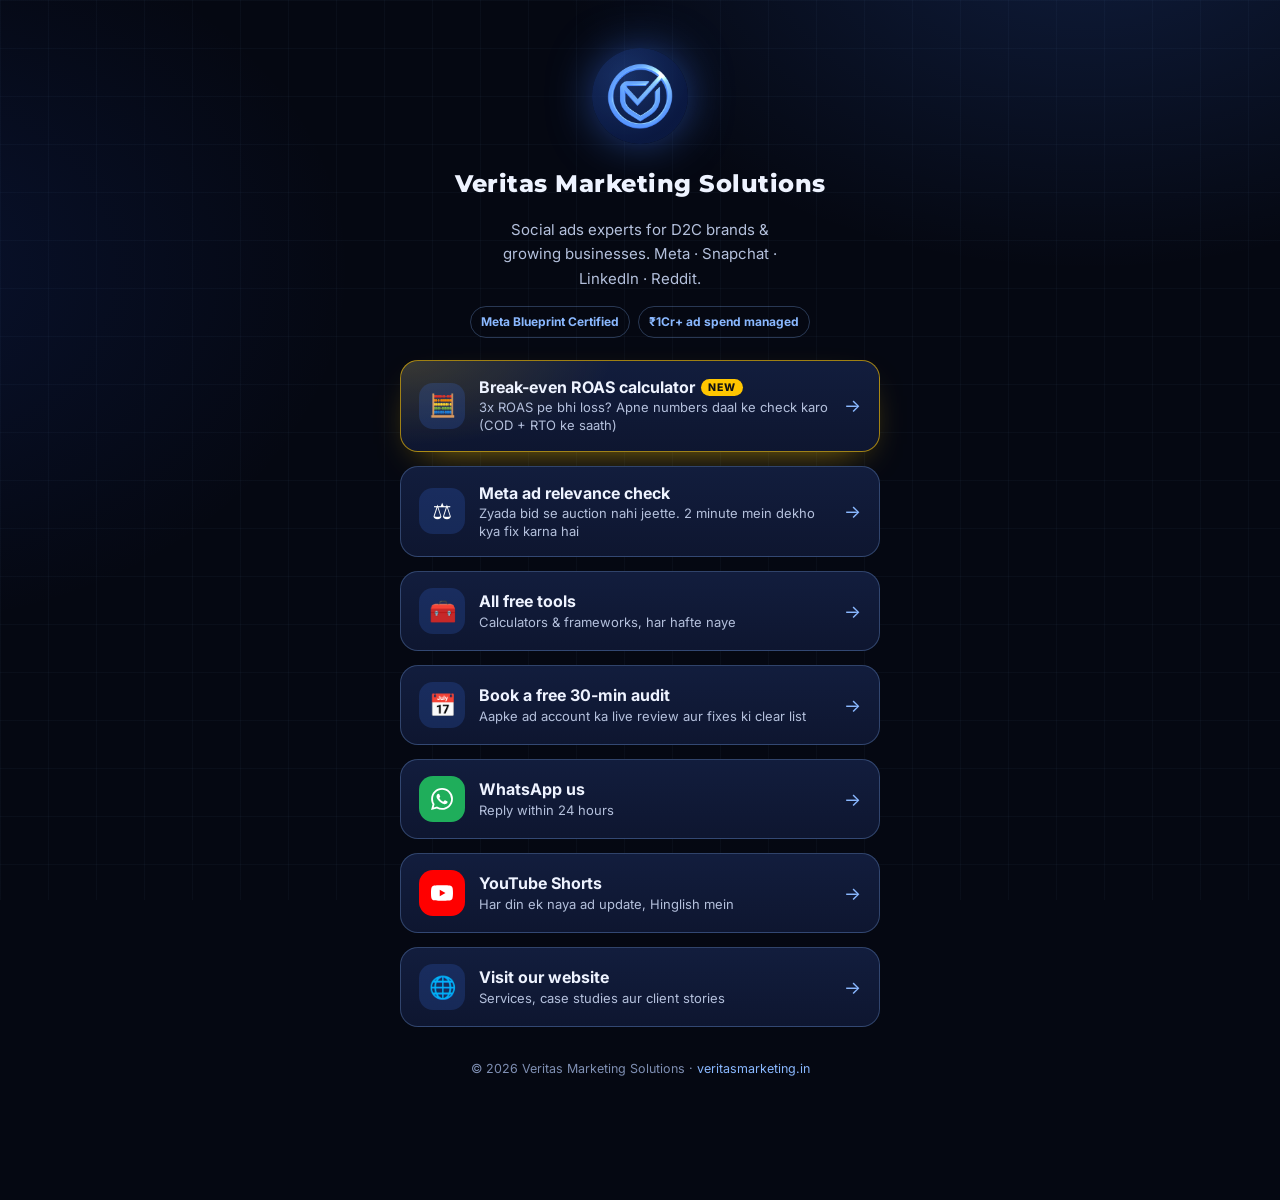
<file: links/index.html>
<!doctype html>
<html lang="en">
<head>
<meta charset="utf-8">
<meta name="viewport" content="width=device-width,initial-scale=1,viewport-fit=cover">
<title>Veritas Marketing Solutions | Links</title>
<meta name="description" content="Free ad tools, the latest calculator from our reels, and a free 30-minute audit call with Veritas Marketing Solutions.">
<link rel="canonical" href="https://veritasmarketing.in/links/">
<meta property="og:type" content="website"><meta property="og:title" content="Veritas Marketing Solutions | Links"><meta property="og:description" content="Free ad tools, the latest calculator from our reels, and a free 30-minute audit call with Veritas Marketing Solutions.">
<meta property="og:url" content="https://veritasmarketing.in/links/"><meta property="og:image" content="https://veritasmarketing.in/assets/og.png">
<meta name="theme-color" content="#050812">
<link rel="icon" href="/assets/favicon.png">
<link rel="preconnect" href="https://fonts.googleapis.com"><link rel="preconnect" href="https://fonts.gstatic.com" crossorigin>
<link rel="stylesheet" href="https://fonts.googleapis.com/css2?family=Montserrat:wght@600;700;800&family=Inter:wght@400;500;600;700&family=Caveat:wght@700&display=swap">
<link rel="stylesheet" href="/assets/site.css?v=1795704390">
<!-- Google Analytics 4 -->
<script async src="https://www.googletagmanager.com/gtag/js?id=G-02ENCQKV4E"></script>
<script>window.dataLayer=window.dataLayer||[];function gtag(){dataLayer.push(arguments);}gtag('js',new Date());gtag('config','G-02ENCQKV4E');</script>
<script type="application/ld+json">{"@context": "https://schema.org", "@type": "ProfessionalService", "name": "Veritas Marketing Solutions", "url": "https://veritasmarketing.in", "email": "dheeraj@veritasmarketing.in", "areaServed": "IN", "address": {"@type": "PostalAddress", "addressLocality": "Delhi", "addressCountry": "IN"}, "sameAs": ["https://www.instagram.com/veritasmarketingsolutions/", "https://www.youtube.com/@VeritasMarketingSolutions"]}</script>
<style>
.lk{min-height:100svh;display:flex;justify-content:center;padding:48px 16px 120px}
.lk .col{width:100%;max-width:480px;display:flex;flex-direction:column;align-items:center;gap:14px;text-align:center}
.lk .av{width:96px;height:96px;border-radius:50%;display:grid;place-items:center;background:radial-gradient(circle at 35% 30%,rgba(61,123,255,.35),rgba(11,26,68,.95) 70%);box-shadow:0 0 50px -8px rgba(61,123,255,.7)}
.lk .av img{width:68%}
.lk h1{font-family:var(--display);font-weight:800;font-size:24px;letter-spacing:.02em;margin-top:6px}
.lk .tag{color:var(--muted);font-size:15px;max-width:34ch}
.lk .meta{display:flex;gap:8px;flex-wrap:wrap;justify-content:center;margin-bottom:8px}
.lk .meta span{font-size:12px;font-weight:700;padding:5px 10px;border-radius:999px;border:1px solid var(--line2);color:var(--sky)}
.lk .ln{width:100%;display:flex;align-items:center;gap:14px;padding:16px 18px;border-radius:18px;border:1px solid var(--line2);background:linear-gradient(180deg,var(--card2),var(--card));text-align:left;transition:transform .2s,border-color .2s}
.lk .ln:hover{transform:translateY(-3px);border-color:var(--sky)}
.lk .ln .i{flex:none;width:46px;height:46px;border-radius:14px;display:grid;place-items:center;font-size:22px;background:var(--c,rgba(61,123,255,.18));color:#fff}
.lk .ln b{display:block;font-size:16px;line-height:1.3}
.lk .ln small{display:block;color:var(--muted);font-size:13px;line-height:1.35;margin-top:2px}
.lk .ln .ar{margin-left:auto;color:var(--sky);font-size:18px}
.lk .ln.feat{border-color:rgba(255,198,0,.6);background:radial-gradient(300px 120px at 0 0,rgba(255,198,0,.16),transparent 70%),linear-gradient(180deg,var(--card2),var(--card));box-shadow:0 14px 40px -22px rgba(255,198,0,.8)}
.lk .new{display:inline-block;font-size:10.5px;font-weight:800;letter-spacing:.08em;padding:2px 7px;border-radius:999px;background:var(--yellow);color:#111;margin-left:6px;vertical-align:2px}
.lk .ln.wa .i{background:#1fae5b}.lk .ln.yt .i{background:#ff0000}
.lk .lkfoot{margin-top:18px;color:var(--dim);font-size:12.5px}
</style>
</head>
<body>
<div class="page">
<main class="lk">
  <div class="col">
    <div class="av"><img src="/assets/mark.png" alt="Veritas Marketing Solutions"></div>
    <h1>Veritas Marketing Solutions</h1>
    <p class="tag">Social ads experts for D2C brands &amp; growing businesses. Meta · Snapchat · LinkedIn · Reddit.</p>
    <div class="meta"><span>Meta Blueprint Certified</span><span>₹1Cr+ ad spend managed</span></div>
    <a class="ln feat" data-name="roas_calculator" href="/tools/roas-calculator/"><span class="i">🧮</span><span><b>Break-even ROAS calculator<span class="new">NEW</span></b><small>3x ROAS pe bhi loss? Apne numbers daal ke check karo (COD + RTO ke saath)</small></span><span class="ar">→</span></a><a class="ln" data-name="auction_check" href="/tools/auction-check/"><span class="i">⚖️</span><span><b>Meta ad relevance check</b><small>Zyada bid se auction nahi jeette. 2 minute mein dekho kya fix karna hai</small></span><span class="ar">→</span></a><a class="ln" data-name="all_tools" href="/tools/"><span class="i">🧰</span><span><b>All free tools</b><small>Calculators & frameworks, har hafte naye</small></span><span class="ar">→</span></a><a class="ln" data-name="audit" href="/#contact"><span class="i">📅</span><span><b>Book a free 30-min audit</b><small>Aapke ad account ka live review aur fixes ki clear list</small></span><span class="ar">→</span></a><a class="ln wa" data-name="whatsapp" href="https://wa.me/919667589055?text=Hi%20Veritas%21%20I%20came%20from%20your%20Instagram." target=_blank rel=noopener><span class="i"><svg class="ico" viewBox="0 0 24 24" aria-hidden="true"><path d="M17.472 14.382c-.297-.149-1.758-.867-2.03-.967-.273-.099-.471-.148-.67.15-.197.297-.767.966-.94 1.164-.173.199-.347.223-.644.075-.297-.15-1.255-.463-2.39-1.475-.883-.788-1.48-1.761-1.653-2.059-.173-.297-.018-.458.13-.606.134-.133.298-.347.446-.52.149-.174.198-.298.298-.497.099-.198.05-.371-.025-.52-.075-.149-.669-1.612-.916-2.207-.242-.579-.487-.5-.669-.51-.173-.008-.371-.01-.57-.01-.198 0-.52.074-.792.372-.272.297-1.04 1.016-1.04 2.479 0 1.462 1.065 2.875 1.213 3.074.149.198 2.096 3.2 5.077 4.487.709.306 1.262.489 1.694.625.712.227 1.36.195 1.871.118.571-.085 1.758-.719 2.006-1.413.248-.694.248-1.289.173-1.413-.074-.124-.272-.198-.57-.347m-5.421 7.403h-.004a9.87 9.87 0 01-5.031-1.378l-.361-.214-3.741.982.998-3.648-.235-.374a9.86 9.86 0 01-1.51-5.26c.001-5.45 4.436-9.884 9.888-9.884 2.64 0 5.122 1.03 6.988 2.898a9.825 9.825 0 012.893 6.994c-.003 5.45-4.437 9.884-9.885 9.884m8.413-18.297A11.815 11.815 0 0012.05 0C5.495 0 .16 5.335.157 11.892c0 2.096.547 4.142 1.588 5.945L.057 24l6.305-1.654a11.882 11.882 0 005.683 1.448h.005c6.554 0 11.89-5.335 11.893-11.893a11.821 11.821 0 00-3.48-8.413Z"/></svg></span><span><b>WhatsApp us</b><small>Reply within 24 hours</small></span><span class="ar">→</span></a><a class="ln yt" data-name="youtube" href="https://www.youtube.com/@VeritasMarketingSolutions" target=_blank rel=noopener><span class="i"><svg class="ico" viewBox="0 0 24 24" aria-hidden="true"><path d="M23.498 6.186a3.016 3.016 0 0 0-2.122-2.136C19.505 3.545 12 3.545 12 3.545s-7.505 0-9.377.505A3.017 3.017 0 0 0 .502 6.186C0 8.07 0 12 0 12s0 3.93.502 5.814a3.016 3.016 0 0 0 2.122 2.136c1.871.505 9.376.505 9.376.505s7.505 0 9.377-.505a3.015 3.015 0 0 0 2.122-2.136C24 15.93 24 12 24 12s0-3.93-.502-5.814zM9.545 15.568V8.432L15.818 12l-6.273 3.568z"/></svg></span><span><b>YouTube Shorts</b><small>Har din ek naya ad update, Hinglish mein</small></span><span class="ar">→</span></a><a class="ln" data-name="website" href="/"><span class="i">🌐</span><span><b>Visit our website</b><small>Services, case studies aur client stories</small></span><span class="ar">→</span></a>
    <p class="lkfoot">© <span data-year></span> Veritas Marketing Solutions · <a href="/" style="color:var(--sky)">veritasmarketing.in</a></p>
  </div>
</main>
<script>
document.querySelectorAll('.ln').forEach(a=>a.addEventListener('click',()=>{ window.vmsTrack&&vmsTrack('links_page_click',{link_name:a.dataset.name}); }));
</script>
<script src="/assets/site.js?v=1795704390" defer></script>
</div>
</body>
</html>
</file>
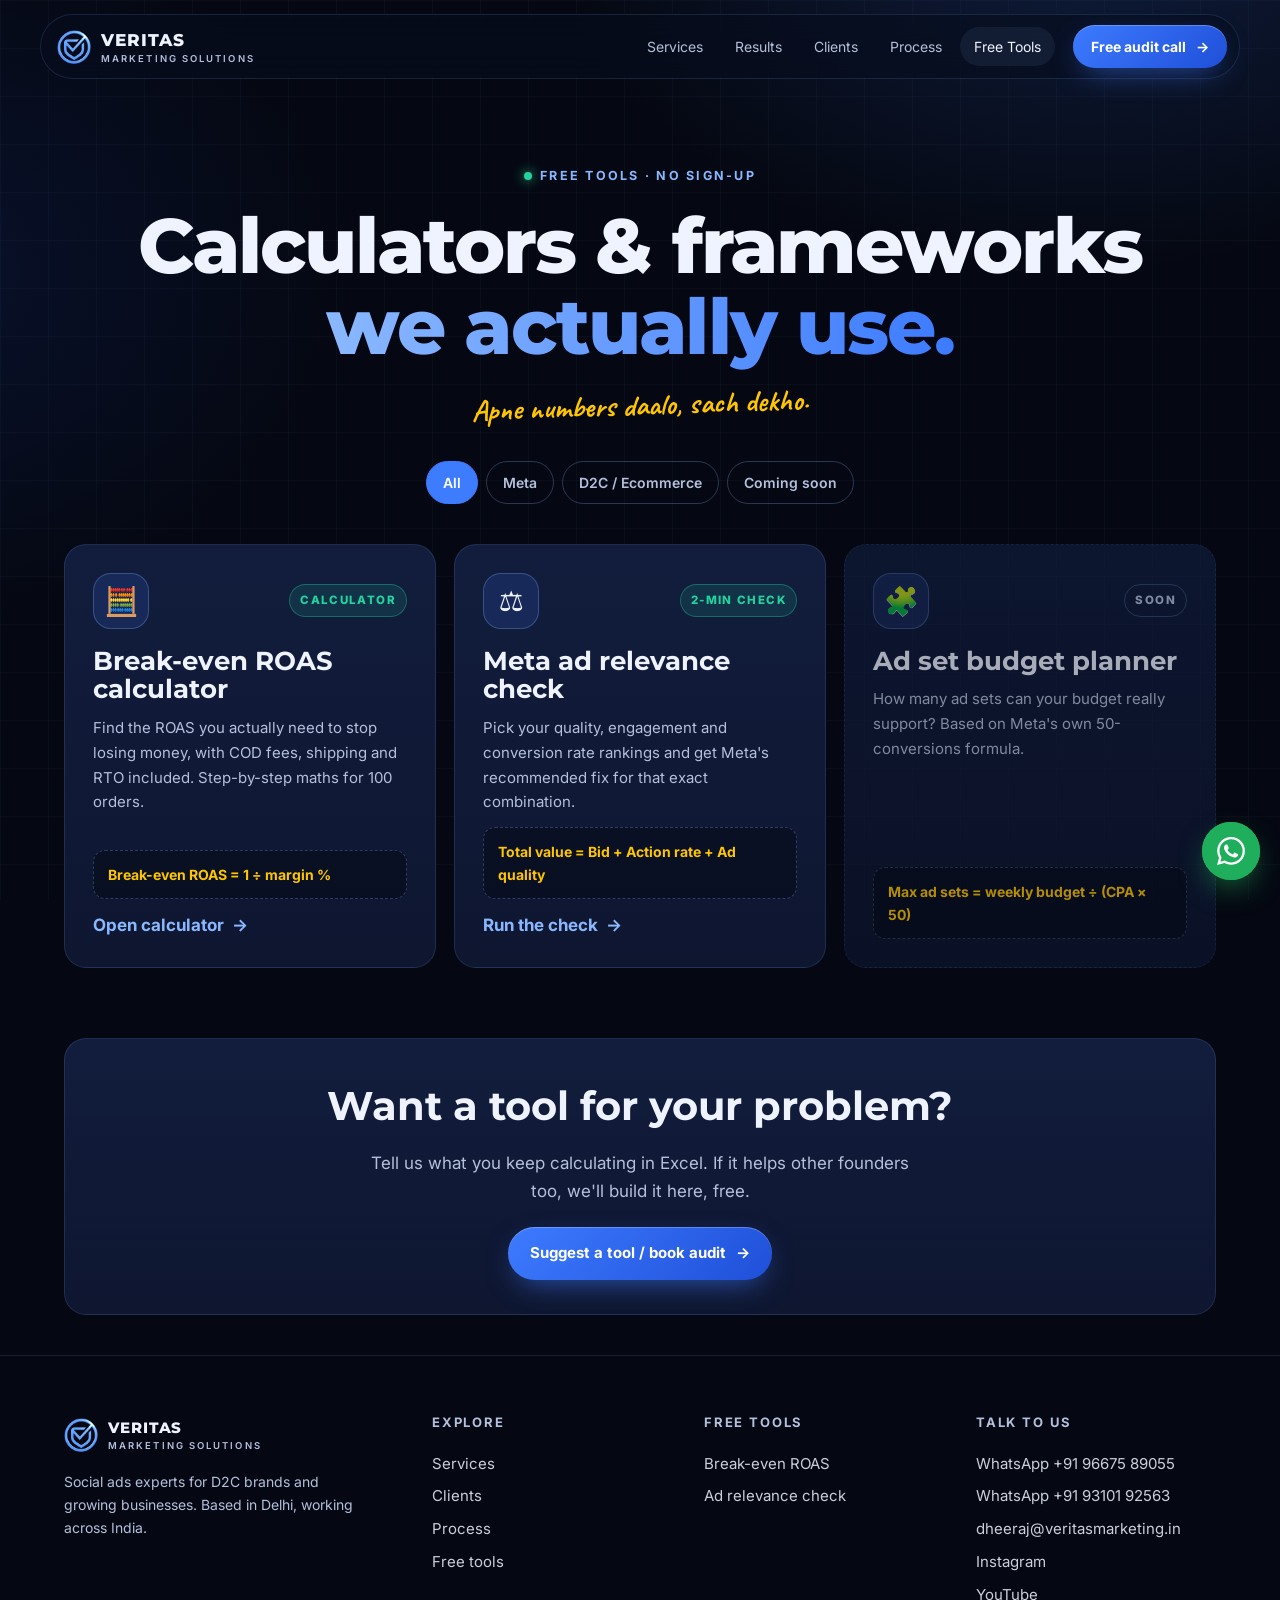
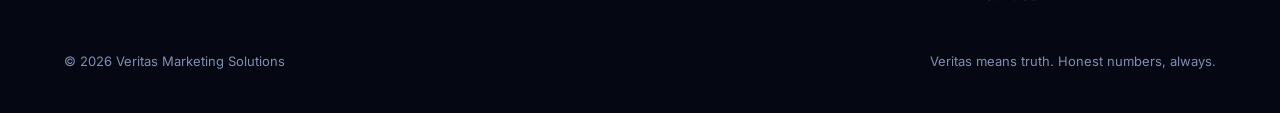
<file: tools/index.html>
<!doctype html>
<html lang="en">
<head>
<meta charset="utf-8">
<meta name="viewport" content="width=device-width,initial-scale=1,viewport-fit=cover">
<title>Free Marketing Tools & Calculators | Veritas Marketing Solutions</title>
<meta name="description" content="Free calculators and frameworks for Meta, Instagram and social ads: break-even ROAS with COD and RTO, Meta ad relevance check, and more every week.">
<link rel="canonical" href="https://veritasmarketing.in/tools/">
<meta property="og:type" content="website"><meta property="og:title" content="Free Marketing Tools &amp; Calculators | Veritas Marketing Solutions"><meta property="og:description" content="Free calculators and frameworks for Meta, Instagram and social ads: break-even ROAS with COD and RTO, Meta ad relevance check, and more every week.">
<meta property="og:url" content="https://veritasmarketing.in/tools/"><meta property="og:image" content="https://veritasmarketing.in/assets/og.png">
<meta name="theme-color" content="#050812">
<link rel="icon" href="/assets/favicon.png">
<link rel="preconnect" href="https://fonts.googleapis.com"><link rel="preconnect" href="https://fonts.gstatic.com" crossorigin>
<link rel="stylesheet" href="https://fonts.googleapis.com/css2?family=Montserrat:wght@600;700;800&family=Inter:wght@400;500;600;700&family=Caveat:wght@700&display=swap">
<link rel="stylesheet" href="/assets/site.css?v=1795703082">
<!-- Google Analytics 4 -->
<script async src="https://www.googletagmanager.com/gtag/js?id=G-02ENCQKV4E"></script>
<script>window.dataLayer=window.dataLayer||[];function gtag(){dataLayer.push(arguments);}gtag('js',new Date());gtag('config','G-02ENCQKV4E');</script>
<script type="application/ld+json">{"@context": "https://schema.org", "@type": "ProfessionalService", "name": "Veritas Marketing Solutions", "url": "https://veritasmarketing.in", "email": "dheeraj@veritasmarketing.in", "areaServed": "IN", "address": {"@type": "PostalAddress", "addressLocality": "Delhi", "addressCountry": "IN"}, "sameAs": ["https://www.instagram.com/veritasmarketingsolutions/", "https://www.youtube.com/@VeritasMarketingSolutions"]}</script>
<style>
.th{padding:160px 0 40px;text-align:center}
.th h1{font-family:var(--display);font-weight:800;font-size:clamp(36px,6vw,78px);line-height:1.05;letter-spacing:-.025em;margin-top:18px}
.th h1 em{font-style:normal;background:linear-gradient(90deg,var(--sky),var(--blue));-webkit-background-clip:text;background-clip:text;color:transparent}
.th .hand{font-size:30px;display:block;margin-top:14px;transform:rotate(-2deg)}
.filters{display:flex;gap:8px;justify-content:center;flex-wrap:wrap;margin-top:30px}
.filters button{padding:9px 16px;border-radius:999px;border:1px solid var(--line2);font-size:14px;font-weight:600;color:var(--muted);transition:.2s}
.filters button.on,.filters button:hover{background:var(--blue);border-color:var(--blue);color:#fff}
.tl{display:grid;grid-template-columns:repeat(3,1fr);gap:18px;padding-bottom:40px}
@media (max-width:960px){.tl{grid-template-columns:repeat(2,1fr)}}
@media (max-width:600px){.tl{grid-template-columns:1fr}}
.tc{padding:28px;display:flex;flex-direction:column;gap:12px;min-height:300px;transition:transform .35s cubic-bezier(.2,.8,.2,1)}
.tc:hover{transform:translateY(-8px)}
.tc .top{display:flex;justify-content:space-between;align-items:center}
.tc .ti{width:56px;height:56px;border-radius:18px;display:grid;place-items:center;font-size:28px;background:rgba(61,123,255,.15);border:1px solid var(--line2)}
.tc .tg{font-size:11.5px;font-weight:800;letter-spacing:.12em;text-transform:uppercase;padding:6px 10px;border-radius:999px;background:rgba(34,211,160,.12);color:var(--mint);border:1px solid rgba(34,211,160,.35)}
.tc h2{font-family:var(--display);font-size:26px;line-height:1.1;margin-top:6px}
.tc p{color:var(--muted);font-size:15px}
.tc .f{margin-top:auto;padding:12px 14px;border-radius:12px;background:rgba(5,8,18,.5);border:1px dashed var(--line2);font-weight:700;font-size:14px;color:var(--yellow)}
.tc .go{color:var(--sky);font-weight:700;display:flex;gap:8px;align-items:center}
.tc.soon{border-style:dashed;opacity:.7}
.tc.hide{display:none}
.ask{margin:30px 0 20px;padding:34px;text-align:center}
.ask h2{font-family:var(--display);font-size:clamp(26px,3.4vw,40px)}
.ask p{color:var(--muted);margin:10px auto 22px;max-width:52ch}
</style>
</head>
<body>
<div class="page">
<nav class="nav"><div class="bar">
  <a class="logo" href="/" aria-label="Veritas Marketing Solutions home"><img src="/assets/mark.png" alt=""><span>VERITAS<small>MARKETING SOLUTIONS</small></span></a>
  <div class="links"><a href="/#services">Services</a><a href="/#cases">Results</a><a href="/#clients">Clients</a><a href="/#process">Process</a><a href="/tools/" class=on>Free Tools</a></div>
  <a class="btn btn-p" href="/#contact" data-magnet>Free audit call <span class="arr">→</span></a>
  <button class="burger" aria-label="Menu"><i></i></button>
</div></nav>
<header class="th">
  <div class="wrap">
    <span class="eyebrow">Free tools · no sign-up</span>
    <h1>Calculators &amp; frameworks<br><em>we actually use.</em></h1>
    <span class="hand">Apne numbers daalo, sach dekho.</span>
    <div class="filters" id="flt"><button class="on" data-f="all">All</button><button data-f="meta">Meta</button><button data-f="ecom">D2C / Ecommerce</button><button data-f="soon">Coming soon</button></div>
  </div>
</header>
<main class="wrap">
  <div class="tl" id="tl">
    <a class="card spot tc reveal" data-k="meta ecom" href="/tools/roas-calculator/" data-cur="Open" data-tilt="5">
      <div class="top"><div class="ti">🧮</div><span class="tg">Calculator</span></div>
      <h2>Break-even ROAS calculator</h2>
      <p>Find the ROAS you actually need to stop losing money, with COD fees, shipping and RTO included. Step-by-step maths for 100 orders.</p>
      <div class="f">Break-even ROAS = 1 ÷ margin %</div>
      <span class="go">Open calculator <span class="arr">→</span></span>
    </a>
    <a class="card spot tc reveal d1" data-k="meta" href="/tools/auction-check/" data-cur="Open" data-tilt="5">
      <div class="top"><div class="ti">⚖️</div><span class="tg">2-min check</span></div>
      <h2>Meta ad relevance check</h2>
      <p>Pick your quality, engagement and conversion rate rankings and get Meta's recommended fix for that exact combination.</p>
      <div class="f">Total value = Bid + Action rate + Ad quality</div>
      <span class="go">Run the check <span class="arr">→</span></span>
    </a>
    <div class="card tc soon reveal d2" data-k="soon meta">
      <div class="top"><div class="ti">🧩</div><span class="tg" style="color:var(--muted);border-color:var(--line2);background:none">Soon</span></div>
      <h2>Ad set budget planner</h2>
      <p>How many ad sets can your budget really support? Based on Meta's own 50-conversions formula.</p>
      <div class="f">Max ad sets = weekly budget ÷ (CPA × 50)</div>
    </div>
  </div>
  <div class="card ask reveal">
    <h2>Want a tool for your problem?</h2>
    <p>Tell us what you keep calculating in Excel. If it helps other founders too, we'll build it here, free.</p>
    <a class="btn btn-p" href="/#contact" data-magnet>Suggest a tool / book audit <span class="arr">→</span></a>
  </div>
</main>
<footer><div class="wrap">
  <div class="foot">
    <div><a class="logo" href="/"><img src="/assets/mark.png" alt=""><span>VERITAS<small>MARKETING SOLUTIONS</small></span></a>
      <p>Social ads experts for D2C brands and growing businesses. Based in Delhi, working across India.</p></div>
    <div><h4>Explore</h4><a href="/#services">Services</a><a href="/#clients">Clients</a><a href="/#process">Process</a><a href="/tools/">Free tools</a></div>
    <div><h4>Free tools</h4><a href="/tools/roas-calculator/">Break-even ROAS</a><a href="/tools/auction-check/">Ad relevance check</a></div>
    <div><h4>Talk to us</h4><a href="https://wa.me/919667589055?text=Hi%20Veritas%21%20I%27d%20like%20to%20book%20a%20free%2030-min%20audit%20call." target="_blank" rel="noopener">WhatsApp +91 96675 89055</a><a href="https://wa.me/919310192563?text=Hi%20Veritas%21%20I%27d%20like%20to%20book%20a%20free%2030-min%20audit%20call." target="_blank" rel="noopener">WhatsApp +91 93101 92563</a>
      <a href="mailto:dheeraj@veritasmarketing.in">dheeraj@veritasmarketing.in</a><a href="https://www.instagram.com/veritasmarketingsolutions/" target="_blank" rel="noopener">Instagram</a><a href="https://www.youtube.com/@VeritasMarketingSolutions" target="_blank" rel="noopener">YouTube</a></div>
  </div>
  <div class="legal"><span>© <span data-year></span> Veritas Marketing Solutions</span><span>Veritas means truth. Honest numbers, always.</span></div>
</div></footer>
<a class="fab" href="https://wa.me/919667589055?text=Hi%20Veritas%21%20I%27d%20like%20to%20book%20a%20free%2030-min%20audit%20call." target="_blank" rel="noopener" aria-label="Chat on WhatsApp" data-cur="Chat"><svg class="ico" viewBox="0 0 24 24" aria-hidden="true"><path d="M17.472 14.382c-.297-.149-1.758-.867-2.03-.967-.273-.099-.471-.148-.67.15-.197.297-.767.966-.94 1.164-.173.199-.347.223-.644.075-.297-.15-1.255-.463-2.39-1.475-.883-.788-1.48-1.761-1.653-2.059-.173-.297-.018-.458.13-.606.134-.133.298-.347.446-.52.149-.174.198-.298.298-.497.099-.198.05-.371-.025-.52-.075-.149-.669-1.612-.916-2.207-.242-.579-.487-.5-.669-.51-.173-.008-.371-.01-.57-.01-.198 0-.52.074-.792.372-.272.297-1.04 1.016-1.04 2.479 0 1.462 1.065 2.875 1.213 3.074.149.198 2.096 3.2 5.077 4.487.709.306 1.262.489 1.694.625.712.227 1.36.195 1.871.118.571-.085 1.758-.719 2.006-1.413.248-.694.248-1.289.173-1.413-.074-.124-.272-.198-.57-.347m-5.421 7.403h-.004a9.87 9.87 0 01-5.031-1.378l-.361-.214-3.741.982.998-3.648-.235-.374a9.86 9.86 0 01-1.51-5.26c.001-5.45 4.436-9.884 9.888-9.884 2.64 0 5.122 1.03 6.988 2.898a9.825 9.825 0 012.893 6.994c-.003 5.45-4.437 9.884-9.885 9.884m8.413-18.297A11.815 11.815 0 0012.05 0C5.495 0 .16 5.335.157 11.892c0 2.096.547 4.142 1.588 5.945L.057 24l6.305-1.654a11.882 11.882 0 005.683 1.448h.005c6.554 0 11.89-5.335 11.893-11.893a11.821 11.821 0 00-3.48-8.413Z"/></svg></a>
<script src="/assets/site.js?v=1795703082" defer></script>
<script>
document.querySelectorAll('#flt button').forEach(b=>b.addEventListener('click',()=>{
  document.querySelectorAll('#flt button').forEach(x=>x.classList.toggle('on',x===b));
  document.querySelectorAll('#tl .tc').forEach(c=>c.classList.toggle('hide',b.dataset.f!=='all'&&!c.dataset.k.split(' ').includes(b.dataset.f)));
}));
</script>
</div>
</body>
</html>
</file>
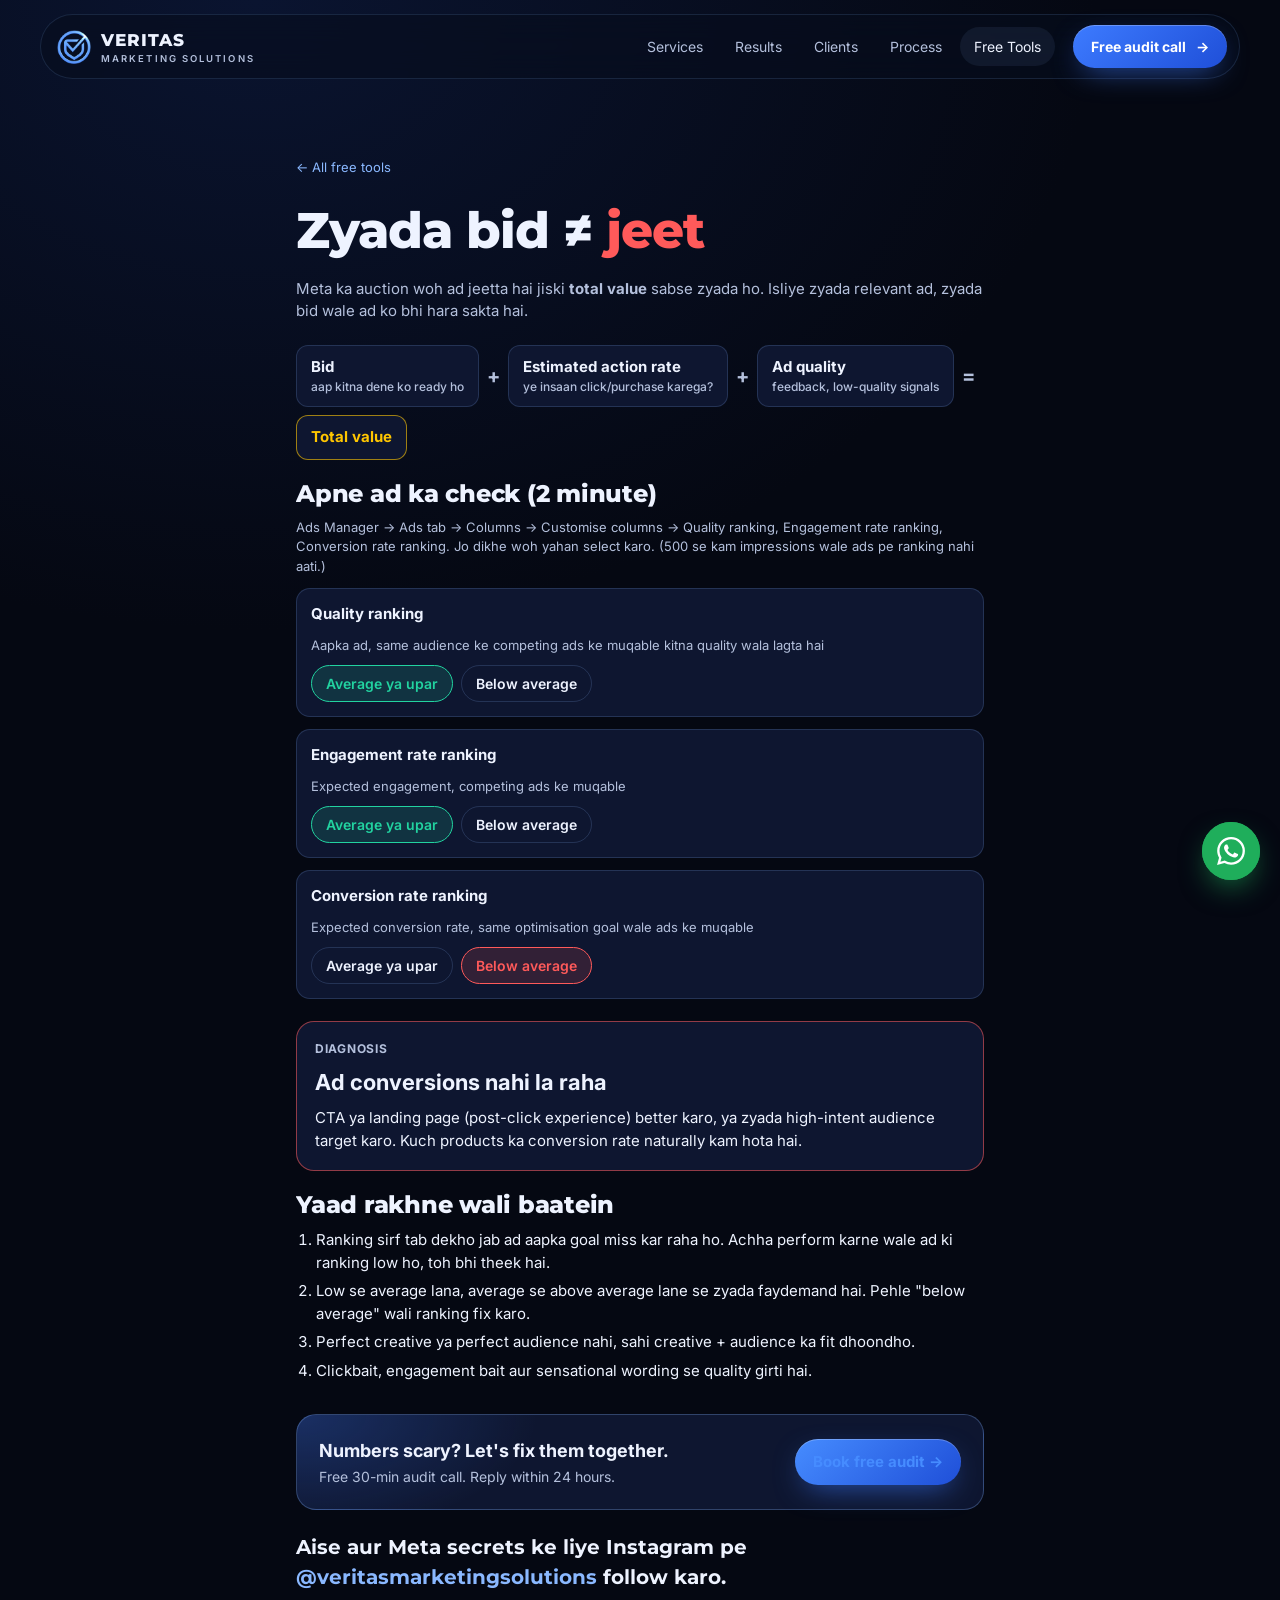
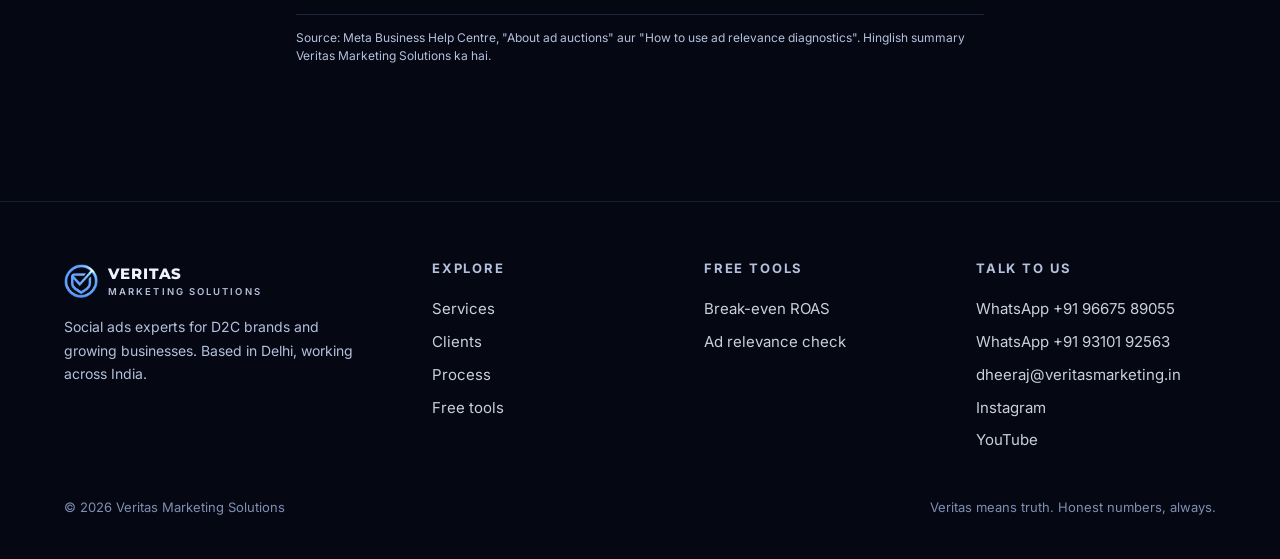
<file: tools/auction-check/index.html>
<!doctype html>
<html lang="en">
<head>
<meta charset="utf-8">
<meta name="viewport" content="width=device-width,initial-scale=1,viewport-fit=cover">
<title>Meta Ad Relevance Check | Veritas</title>
<meta name="description" content="Free 2-minute Meta ad relevance diagnostics check: read quality, engagement and conversion rate rankings and see what to fix first.">
<link rel="canonical" href="https://veritasmarketing.in/tools/auction-check/">
<meta property="og:type" content="website"><meta property="og:title" content="Meta Ad Relevance Check | Veritas"><meta property="og:description" content="Free 2-minute Meta ad relevance diagnostics check: read quality, engagement and conversion rate rankings and see what to fix first.">
<meta property="og:url" content="https://veritasmarketing.in/tools/auction-check/"><meta property="og:image" content="https://veritasmarketing.in/assets/og.png">
<meta name="theme-color" content="#050812">
<link rel="icon" href="/assets/favicon.png">
<link rel="preconnect" href="https://fonts.googleapis.com"><link rel="preconnect" href="https://fonts.gstatic.com" crossorigin>
<link rel="stylesheet" href="https://fonts.googleapis.com/css2?family=Montserrat:wght@600;700;800&family=Inter:wght@400;500;600;700&family=Caveat:wght@700&display=swap">
<link rel="stylesheet" href="/assets/site.css?v=1795703082">
<!-- Google Analytics 4 -->
<script async src="https://www.googletagmanager.com/gtag/js?id=G-02ENCQKV4E"></script>
<script>window.dataLayer=window.dataLayer||[];function gtag(){dataLayer.push(arguments);}gtag('js',new Date());gtag('config','G-02ENCQKV4E');</script>
<script type="application/ld+json">{"@context": "https://schema.org", "@type": "ProfessionalService", "name": "Veritas Marketing Solutions", "url": "https://veritasmarketing.in", "email": "dheeraj@veritasmarketing.in", "areaServed": "IN", "address": {"@type": "PostalAddress", "addressLocality": "Delhi", "addressCountry": "IN"}, "sameAs": ["https://www.instagram.com/veritasmarketingsolutions/", "https://www.youtube.com/@VeritasMarketingSolutions"]}</script>
<style>.tp /* Layout: formula strip → 3 ranking pickers (like the Ads Manager columns) → live diagnosis card → how-to steps */

*{box-sizing:border-box}.tp{background:radial-gradient(1200px 900px at 20% 0%,var(--bg2),var(--bg) 70%) fixed,var(--bg);color:var(--fg);font-family:var(--body);font-size:15px;line-height:1.5}.tp .twrap{max-width:680px;margin:0 auto;padding-block:28px 56px;padding-left:max(16px,env(safe-area-inset-left,0px));padding-right:max(16px,env(safe-area-inset-right,0px));display:flex;flex-direction:column;gap:22px}.tp .brand{display:flex;align-items:center;gap:10px;font-weight:800;letter-spacing:.08em;font-size:13px;color:var(--muted)}.tp .brand b{color:var(--fg)}.tp .dot{width:10px;height:10px;border-radius:50%;background:var(--mint);box-shadow:0 0 12px var(--mint)}.tp h1{font-family:var(--display);font-size:clamp(40px,9vw,58px);line-height:1;margin:0;text-wrap:balance}.tp h1 span{color:var(--coral)}.tp h2{font-family:var(--display);font-size:32px;margin:0;line-height:1}.tp .lede{color:var(--muted);margin:0}.tp .eq{display:flex;flex-wrap:wrap;gap:8px;align-items:center;font-weight:700}.tp .eq .t{background:var(--card);border:1px solid var(--line);border-radius:12px;padding:10px 14px}.tp .eq .t small{display:block;color:var(--muted);font-weight:500;font-size:12px}.tp .eq .op{color:var(--muted);font-size:20px}.tp .eq .win{border-color:rgba(255,198,0,.6);color:var(--yellow)}.tp section{display:flex;flex-direction:column;gap:12px}.tp .pick{background:var(--card);border:1px solid var(--line);border-radius:14px;padding:14px;display:flex;flex-direction:column;gap:10px}.tp .pick h3{margin:0;font-size:15px}.tp .pick p{margin:0;color:var(--muted);font-size:13px}.tp .seg{display:flex;flex-wrap:wrap;gap:8px}.tp .seg input{position:absolute;opacity:0;pointer-events:none}.tp .seg label{border:1px solid var(--line);border-radius:999px;padding:7px 14px;font-weight:600;cursor:pointer;font-size:14px}.tp .seg input:checked+label.good{background:rgba(34,211,160,.15);border-color:var(--mint);color:var(--mint)}.tp .seg input:checked+label.low{background:rgba(255,90,90,.15);border-color:var(--coral);color:var(--coral)}.tp .seg input:focus-visible+label{outline:2px solid var(--blue);outline-offset:2px}.tp .dx{border-radius:18px;padding:18px;display:flex;flex-direction:column;gap:8px;border:1px solid var(--line);background:var(--card)}.tp .dx.bad{border-color:rgba(255,90,90,.55)}.tp .dx.ok{border-color:rgba(34,211,160,.55)}.tp .dx small{color:var(--muted);font-weight:700;letter-spacing:.06em;text-transform:uppercase;font-size:12px}.tp .dx strong{font-size:22px}.tp .dx .fix{color:var(--fg)}.tp ol{margin:0;padding-left:20px;display:flex;flex-direction:column;gap:6px}.tp .note{color:var(--muted);font-size:13px}.tp .tcta{font-family:var(--display);font-size:28px}.tp .tfoot{color:var(--muted);font-size:12px;border-top:1px solid var(--line);padding-top:14px}.tp a{color:var(--blue)}

.tp{padding:130px 0 40px;--display:"Montserrat",system-ui,sans-serif;--card:#0e1630;--line:rgba(138,184,255,.18);--blue:#468cff}
.tp section{padding:0}.tp .grid>*{min-width:0}.tp .field input{min-width:0;width:100%}.tp h1{font-weight:800;letter-spacing:-.02em;font-size:clamp(34px,7vw,50px)}.tp h2{font-weight:800;font-size:24px;letter-spacing:-.01em}.tp .tcta{font-size:20px;font-weight:700}.tp .twrap{max-width:720px}
.crumb{font-size:13px;color:var(--muted);margin-bottom:6px}.crumb a{color:var(--sky)}
.tp .tcta a{color:var(--sky);overflow-wrap:anywhere}
.tp-cta{margin-top:10px;padding:22px;border-radius:20px;border:1px solid rgba(138,184,255,.28);background:radial-gradient(400px 200px at 0 0,rgba(61,123,255,.25),transparent 60%),#0e1630;display:flex;flex-wrap:wrap;gap:14px;align-items:center;justify-content:space-between}
.tp-cta b{font-size:18px}.tp-cta p{color:var(--muted);font-size:14px;margin-top:2px}
.tp .tp-cta .btn{align-self:center;border:0;padding:12px 18px;font-size:15px}</style>
</head>
<body>
<div class="page">
<nav class="nav"><div class="bar">
  <a class="logo" href="/" aria-label="Veritas Marketing Solutions home"><img src="/assets/mark.png" alt=""><span>VERITAS<small>MARKETING SOLUTIONS</small></span></a>
  <div class="links"><a href="/#services">Services</a><a href="/#cases">Results</a><a href="/#clients">Clients</a><a href="/#process">Process</a><a href="/tools/" class=on>Free Tools</a></div>
  <a class="btn btn-p" href="/#contact" data-magnet>Free audit call <span class="arr">→</span></a>
  <button class="burger" aria-label="Menu"><i></i></button>
</div></nav>
<main class="tp">

<div class="twrap"><p class="crumb"><a href="/tools/">← All free tools</a></p>
  
  <h1>Zyada bid ≠ <span>jeet</span></h1>
  <p class="lede">Meta ka auction woh ad jeetta hai jiski <b>total value</b> sabse zyada ho. Isliye zyada relevant ad, zyada bid wale ad ko bhi hara sakta hai.</p>

  <div class="eq" aria-label="Total value ke teen hisse">
    <div class="t">Bid<small>aap kitna dene ko ready ho</small></div><span class="op">+</span>
    <div class="t">Estimated action rate<small>ye insaan click/purchase karega?</small></div><span class="op">+</span>
    <div class="t">Ad quality<small>feedback, low-quality signals</small></div><span class="op">=</span>
    <div class="t win">Total value</div>
  </div>

  <section aria-labelledby="h-chk">
    <h2 id="h-chk">Apne ad ka check (2 minute)</h2>
    <p class="note">Ads Manager → Ads tab → Columns → Customise columns → Quality ranking, Engagement rate ranking, Conversion rate ranking. Jo dikhe woh yahan select karo. (500 se kam impressions wale ads pe ranking nahi aati.)</p>
    <div class="pick"><h3>Quality ranking</h3><p>Aapka ad, same audience ke competing ads ke muqable kitna quality wala lagta hai</p>
      <div class="seg" role="radiogroup" aria-label="Quality ranking"><input type="radio" name="q" id="q1" value="g" checked><label class="good" for="q1">Average ya upar</label><input type="radio" name="q" id="q0" value="b"><label class="low" for="q0">Below average</label></div></div>
    <div class="pick"><h3>Engagement rate ranking</h3><p>Expected engagement, competing ads ke muqable</p>
      <div class="seg" role="radiogroup" aria-label="Engagement rate ranking"><input type="radio" name="e" id="e1" value="g" checked><label class="good" for="e1">Average ya upar</label><input type="radio" name="e" id="e0" value="b"><label class="low" for="e0">Below average</label></div></div>
    <div class="pick"><h3>Conversion rate ranking</h3><p>Expected conversion rate, same optimisation goal wale ads ke muqable</p>
      <div class="seg" role="radiogroup" aria-label="Conversion rate ranking"><input type="radio" name="c" id="c1" value="g"><label class="good" for="c1">Average ya upar</label><input type="radio" name="c" id="c0" value="b" checked><label class="low" for="c0">Below average</label></div></div>
  </section>

  <div class="dx" id="dx" aria-live="polite"><small>Diagnosis</small><strong id="dxT"></strong><div class="fix" id="dxF"></div></div>

  <section aria-labelledby="h-rules">
    <h2 id="h-rules">Yaad rakhne wali baatein</h2>
    <ol>
      <li>Ranking sirf tab dekho jab ad aapka goal miss kar raha ho. Achha perform karne wale ad ki ranking low ho, toh bhi theek hai.</li>
      <li>Low se average lana, average se above average lane se zyada faydemand hai. Pehle "below average" wali ranking fix karo.</li>
      <li>Perfect creative ya perfect audience nahi, sahi creative + audience ka fit dhoondho.</li>
      <li>Clickbait, engagement bait aur sensational wording se quality girti hai.</li>
    </ol>
  </section>

  <div class="tp-cta"><div><b>Numbers scary? Let's fix them together.</b><p>Free 30-min audit call. Reply within 24 hours.</p></div><a class="btn btn-p" href="/#contact">Book free audit →</a></div>
  <p class="tcta">Aise aur Meta secrets ke liye Instagram pe <a href="https://www.instagram.com/veritasmarketingsolutions/" target="_blank" rel="noopener">@veritasmarketingsolutions</a> follow karo.</p>
  <p class="tfoot">Source: Meta Business Help Centre, "About ad auctions" aur "How to use ad relevance diagnostics". Hinglish summary Veritas Marketing Solutions ka hai.</p>
</div>

<script>
const T={
 "ggg":["Sab theek hai","Apne advertising objective ke liye optimise karte raho, koi badi dikkat nahi."],
 "ggb":["Ad conversions nahi la raha","CTA ya landing page (post-click experience) better karo, ya zyada high-intent audience target karo. Kuch products ka conversion rate naturally kam hota hai."],
 "gbg":["Ad interest nahi jaga raha","Ad ko audience ke liye zyada relevant aur eye-catching banao (hook, visual), ya aisi audience target karo jo is ad se interact kare."],
 "bgg":["Ad low quality lag raha hai","Creative ki quality improve karo aur low-quality cheezein hatao (info chhupana, sensational language, engagement bait), ya aisi audience chuno jo ise high quality samjhe."],
 "gbb":["Interest bhi nahi, conversions bhi nahi","Ad ko zyada relevant/eye-catching banao AUR CTA ya landing page better karo. Ya aisi audience target karo jo interact aur convert kare."],
 "bbg":["Low quality + interest nahi","Creative quality aur relevance dono improve karo, low-quality attributes hatao. Ya aisi audience chuno jo ise relevant aur high quality samjhe."],
 "bgb":["Ad clickbait ya controversial lag raha hai","Ad mein product/service ko saaf-saaf dikhao, clickbait hatao. Low-quality attributes avoid karo."],
 "bbb":["Har jagah improvement ki gunjaish","Targeting, creative, optimisation goal aur landing page, sab test karo."]
};
function upd(){
  const k=["q","e","c"].map(n=>document.querySelector(`input[name=${n}]:checked`).value).join("");
  const [t,f]=T[k]; const dx=document.getElementById("dx");
  dx.className="dx "+(k==="ggg"?"ok":"bad");
  document.getElementById("dxT").textContent=t; document.getElementById("dxF").textContent=f;
}
document.querySelectorAll("input[type=radio]").forEach(i=>i.addEventListener("change",upd)); upd();
</script>
</main>
<footer><div class="wrap">
  <div class="foot">
    <div><a class="logo" href="/"><img src="/assets/mark.png" alt=""><span>VERITAS<small>MARKETING SOLUTIONS</small></span></a>
      <p>Social ads experts for D2C brands and growing businesses. Based in Delhi, working across India.</p></div>
    <div><h4>Explore</h4><a href="/#services">Services</a><a href="/#clients">Clients</a><a href="/#process">Process</a><a href="/tools/">Free tools</a></div>
    <div><h4>Free tools</h4><a href="/tools/roas-calculator/">Break-even ROAS</a><a href="/tools/auction-check/">Ad relevance check</a></div>
    <div><h4>Talk to us</h4><a href="https://wa.me/919667589055?text=Hi%20Veritas%21%20I%27d%20like%20to%20book%20a%20free%2030-min%20audit%20call." target="_blank" rel="noopener">WhatsApp +91 96675 89055</a><a href="https://wa.me/919310192563?text=Hi%20Veritas%21%20I%27d%20like%20to%20book%20a%20free%2030-min%20audit%20call." target="_blank" rel="noopener">WhatsApp +91 93101 92563</a>
      <a href="mailto:dheeraj@veritasmarketing.in">dheeraj@veritasmarketing.in</a><a href="https://www.instagram.com/veritasmarketingsolutions/" target="_blank" rel="noopener">Instagram</a><a href="https://www.youtube.com/@VeritasMarketingSolutions" target="_blank" rel="noopener">YouTube</a></div>
  </div>
  <div class="legal"><span>© <span data-year></span> Veritas Marketing Solutions</span><span>Veritas means truth. Honest numbers, always.</span></div>
</div></footer>
<a class="fab" href="https://wa.me/919667589055?text=Hi%20Veritas%21%20I%27d%20like%20to%20book%20a%20free%2030-min%20audit%20call." target="_blank" rel="noopener" aria-label="Chat on WhatsApp" data-cur="Chat"><svg class="ico" viewBox="0 0 24 24" aria-hidden="true"><path d="M17.472 14.382c-.297-.149-1.758-.867-2.03-.967-.273-.099-.471-.148-.67.15-.197.297-.767.966-.94 1.164-.173.199-.347.223-.644.075-.297-.15-1.255-.463-2.39-1.475-.883-.788-1.48-1.761-1.653-2.059-.173-.297-.018-.458.13-.606.134-.133.298-.347.446-.52.149-.174.198-.298.298-.497.099-.198.05-.371-.025-.52-.075-.149-.669-1.612-.916-2.207-.242-.579-.487-.5-.669-.51-.173-.008-.371-.01-.57-.01-.198 0-.52.074-.792.372-.272.297-1.04 1.016-1.04 2.479 0 1.462 1.065 2.875 1.213 3.074.149.198 2.096 3.2 5.077 4.487.709.306 1.262.489 1.694.625.712.227 1.36.195 1.871.118.571-.085 1.758-.719 2.006-1.413.248-.694.248-1.289.173-1.413-.074-.124-.272-.198-.57-.347m-5.421 7.403h-.004a9.87 9.87 0 01-5.031-1.378l-.361-.214-3.741.982.998-3.648-.235-.374a9.86 9.86 0 01-1.51-5.26c.001-5.45 4.436-9.884 9.888-9.884 2.64 0 5.122 1.03 6.988 2.898a9.825 9.825 0 012.893 6.994c-.003 5.45-4.437 9.884-9.885 9.884m8.413-18.297A11.815 11.815 0 0012.05 0C5.495 0 .16 5.335.157 11.892c0 2.096.547 4.142 1.588 5.945L.057 24l6.305-1.654a11.882 11.882 0 005.683 1.448h.005c6.554 0 11.89-5.335 11.893-11.893a11.821 11.821 0 00-3.48-8.413Z"/></svg></a>
<script src="/assets/site.js?v=1795703082" defer></script>
</div>
</body>
</html>
</file>
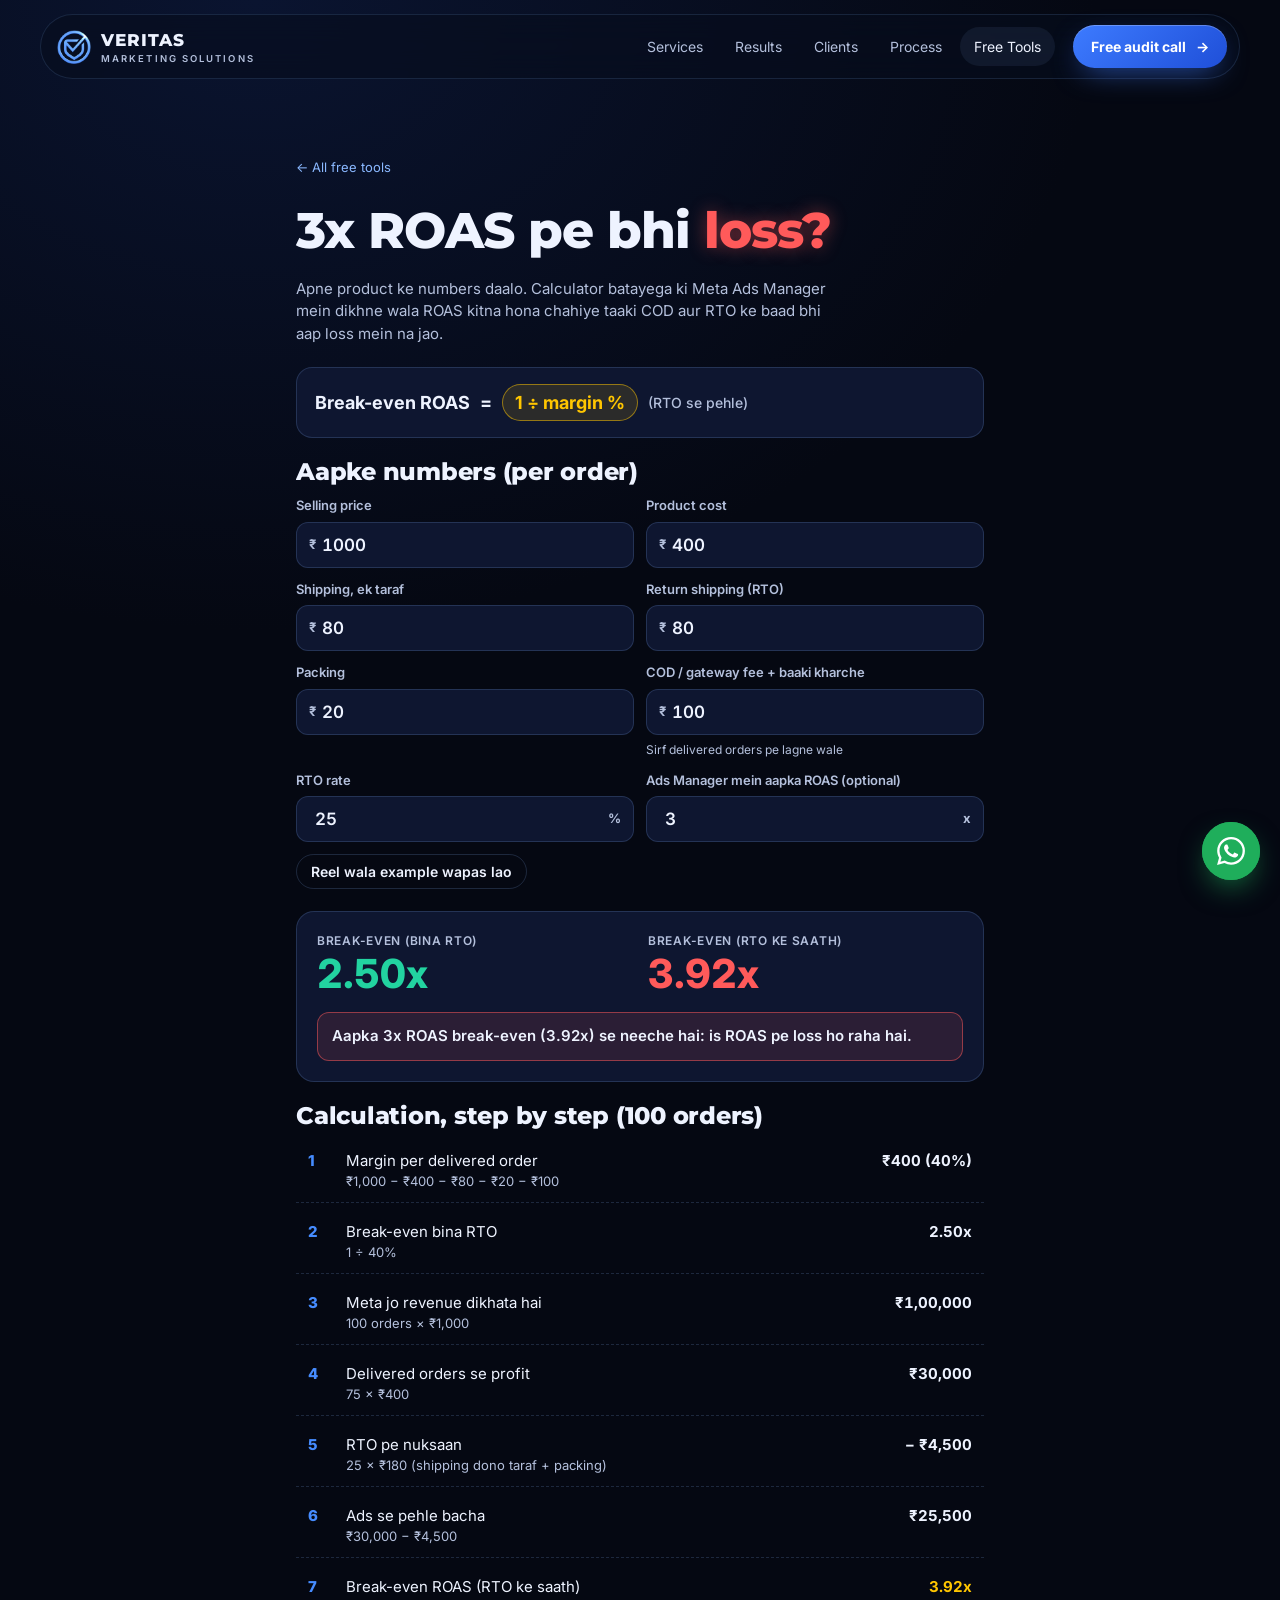
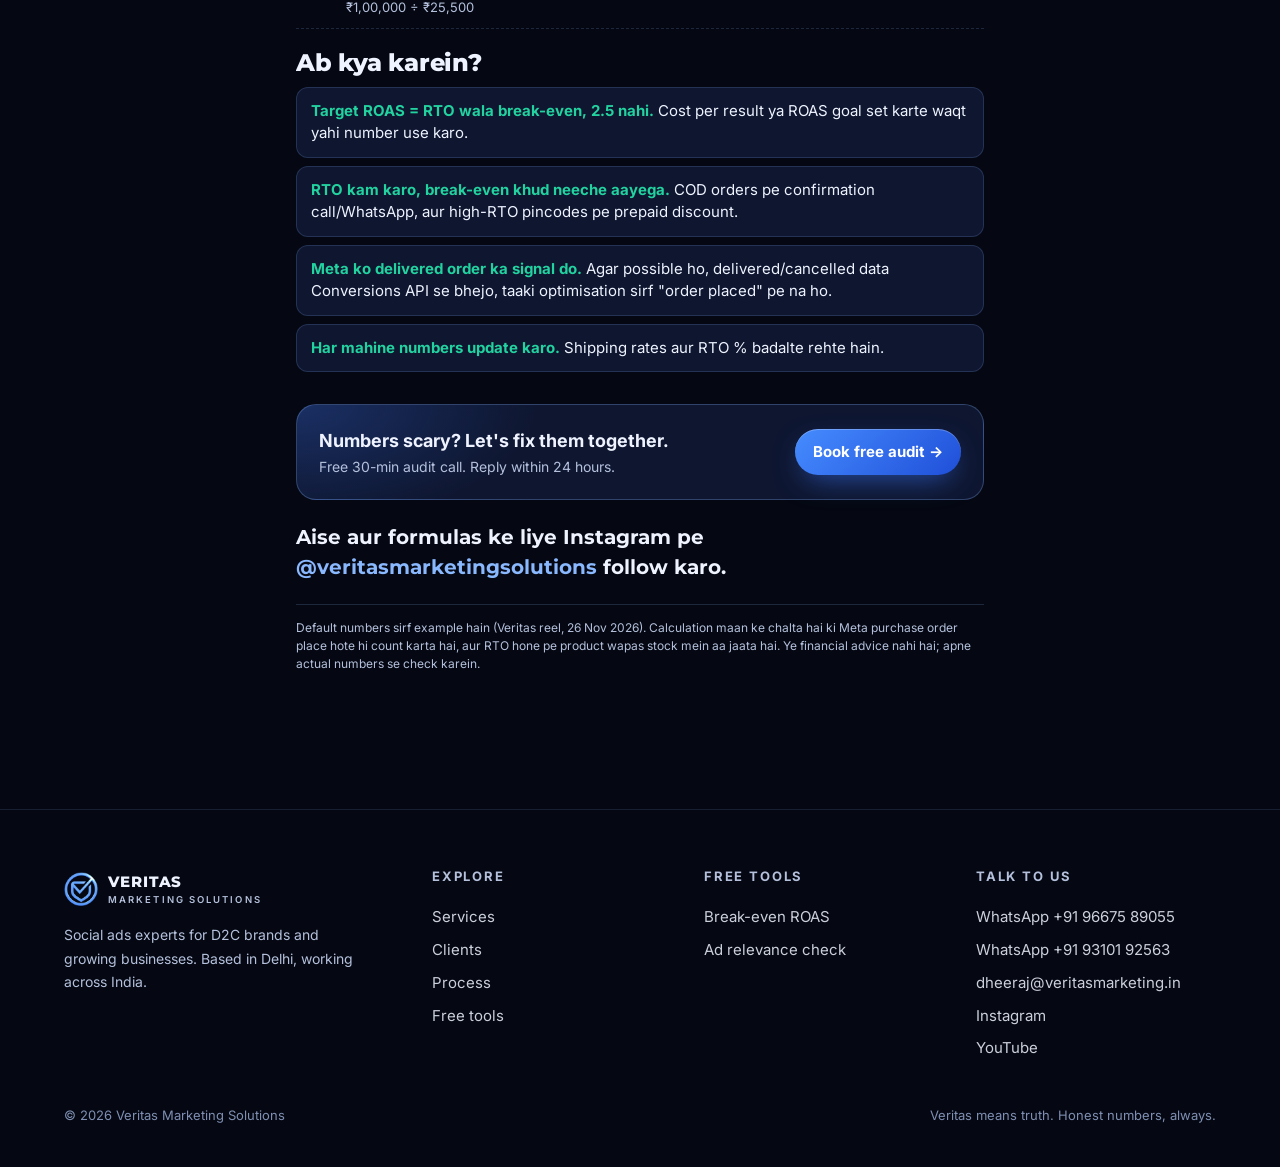
<file: tools/roas-calculator/index.html>
<!doctype html>
<html lang="en">
<head>
<meta charset="utf-8">
<meta name="viewport" content="width=device-width,initial-scale=1,viewport-fit=cover">
<title>Break-even ROAS Calculator (with COD & RTO) | Veritas</title>
<meta name="description" content="Free break-even ROAS calculator for Indian D2C brands. Add COD, shipping and RTO to see the ROAS you really need on Meta ads.">
<link rel="canonical" href="https://veritasmarketing.in/tools/roas-calculator/">
<meta property="og:type" content="website"><meta property="og:title" content="Break-even ROAS Calculator (with COD &amp; RTO) | Veritas"><meta property="og:description" content="Free break-even ROAS calculator for Indian D2C brands. Add COD, shipping and RTO to see the ROAS you really need on Meta ads.">
<meta property="og:url" content="https://veritasmarketing.in/tools/roas-calculator/"><meta property="og:image" content="https://veritasmarketing.in/assets/og.png">
<meta name="theme-color" content="#050812">
<link rel="icon" href="/assets/favicon.png">
<link rel="preconnect" href="https://fonts.googleapis.com"><link rel="preconnect" href="https://fonts.gstatic.com" crossorigin>
<link rel="stylesheet" href="https://fonts.googleapis.com/css2?family=Montserrat:wght@600;700;800&family=Inter:wght@400;500;600;700&family=Caveat:wght@700&display=swap">
<link rel="stylesheet" href="/assets/site.css?v=1795703082">
<!-- Google Analytics 4 -->
<script async src="https://www.googletagmanager.com/gtag/js?id=G-02ENCQKV4E"></script>
<script>window.dataLayer=window.dataLayer||[];function gtag(){dataLayer.push(arguments);}gtag('js',new Date());gtag('config','G-02ENCQKV4E');</script>
<script type="application/ld+json">{"@context": "https://schema.org", "@type": "ProfessionalService", "name": "Veritas Marketing Solutions", "url": "https://veritasmarketing.in", "email": "dheeraj@veritasmarketing.in", "areaServed": "IN", "address": {"@type": "PostalAddress", "addressLocality": "Delhi", "addressCountry": "IN"}, "sameAs": ["https://www.instagram.com/veritasmarketingsolutions/", "https://www.youtube.com/@VeritasMarketingSolutions"]}</script>
<style>.tp /* Layout: one column "worksheet" — inputs card,.tp live result,.tp then the step-by-step math in the same order as the reel */

*{box-sizing:border-box}.tp{background:radial-gradient(1200px 900px at 20% 0%,var(--bg2),var(--bg) 70%) fixed,var(--bg);color:var(--fg);font-family:var(--body);font-size:15px;line-height:1.5}.tp .twrap{max-width:680px;margin:0 auto;padding-block:28px 56px;padding-left:max(16px,env(safe-area-inset-left,0px));padding-right:max(16px,env(safe-area-inset-right,0px));display:flex;flex-direction:column;gap:22px}.tp .brand{display:flex;align-items:center;gap:10px;font-weight:800;letter-spacing:.08em;font-size:13px;color:var(--muted)}.tp .brand b{color:var(--fg)}.tp .dot{width:10px;height:10px;border-radius:50%;background:var(--mint);box-shadow:0 0 12px var(--mint)}.tp h1{font-family:var(--display);font-size:clamp(40px,9vw,58px);line-height:1;margin:0;text-wrap:balance}.tp h1 span{color:var(--coral);text-shadow:0 0 18px rgba(255,90,90,.45)}.tp .lede{color:var(--muted);margin:0;max-width:60ch}.tp .formula{display:flex;flex-wrap:wrap;align-items:center;gap:10px;font-weight:700;font-size:18px;background:var(--card);border:1px solid var(--line);border-radius:16px;padding:16px 18px}.tp .formula .pill{background:rgba(255,198,0,.12);border:1px solid rgba(255,198,0,.5);color:var(--yellow);border-radius:999px;padding:4px 12px}.tp section{display:flex;flex-direction:column;gap:12px}.tp h2{font-family:var(--display);font-size:32px;margin:0;line-height:1}.tp .grid{display:grid;grid-template-columns:repeat(2,minmax(0,1fr));gap:12px}
@media (max-width:520px){.tp .grid{grid-template-columns:1fr}}.tp label{display:flex;flex-direction:column;gap:6px;font-size:13px;color:var(--muted);font-weight:600}.tp .field{display:flex;align-items:center;background:var(--card);border:1px solid var(--line);border-radius:12px;padding:0 12px;transition:border-color .15s}.tp .field:focus-within{border-color:var(--blue);box-shadow:0 0 0 3px rgba(70,140,255,.25)}.tp .field span{color:var(--muted);font-weight:700}.tp input{flex:1;min-width:0;background:transparent;border:0;color:var(--fg);font:600 17px var(--body);padding:12px 6px;font-variant-numeric:tabular-nums;outline:none}.tp .hint{font-weight:400;font-size:12px}.tp .result{background:var(--card);border:1px solid var(--line);border-radius:18px;padding:20px;display:grid;grid-template-columns:repeat(2,minmax(0,1fr));gap:16px}
@media (max-width:520px){.tp .result{grid-template-columns:1fr}}.tp .kpi{display:flex;flex-direction:column;gap:2px}.tp .kpi small{color:var(--muted);font-weight:600;font-size:12px;letter-spacing:.06em;text-transform:uppercase}.tp .kpi strong{font-size:40px;font-weight:800;font-variant-numeric:tabular-nums;line-height:1.1}.tp .kpi.main strong{color:var(--coral)}.tp .kpi.base strong{color:var(--mint)}.tp .verdict{grid-column:1/-1;border-radius:12px;padding:12px 14px;font-weight:600}.tp .verdict.ok{background:rgba(34,211,160,.12);border:1px solid rgba(34,211,160,.45)}.tp .verdict.bad{background:rgba(255,90,90,.12);border:1px solid rgba(255,90,90,.5)}.tp ol.steps{list-style:none;margin:0;padding:0;display:flex;flex-direction:column;gap:8px;counter-reset:s}.tp ol.steps li{counter-increment:s;display:grid;grid-template-columns:28px minmax(0,1fr) auto;gap:10px;align-items:baseline;padding:10px 12px;border-bottom:1px dashed var(--line)}.tp ol.steps li::before{content:counter(s);font-weight:800;color:var(--blue)}.tp ol.steps .math{color:var(--muted);font-size:13px}.tp ol.steps .val{font-weight:700;font-variant-numeric:tabular-nums;text-align:right}.tp ol.steps li.total .val{color:var(--yellow)}.tp .tips{display:flex;flex-direction:column;gap:8px;margin:0;padding:0;list-style:none}.tp .tips li{background:var(--card);border:1px solid var(--line);border-radius:12px;padding:12px 14px}.tp .tips b{color:var(--mint)}.tp .tfoot{color:var(--muted);font-size:12px;border-top:1px solid var(--line);padding-top:14px}.tp .tcta{font-family:var(--display);font-size:28px;color:var(--fg)}.tp button{font:600 14px var(--body);color:var(--fg);background:transparent;border:1px solid var(--line);border-radius:999px;padding:8px 14px;cursor:pointer;align-self:flex-start}.tp button:hover,.tp button:focus-visible{border-color:var(--blue);outline:none}
@media (prefers-reduced-motion:reduce){.tp *{transition:none!important}}

.tp{padding:130px 0 40px;--display:"Montserrat",system-ui,sans-serif;--card:#0e1630;--line:rgba(138,184,255,.18);--blue:#468cff}
.tp section{padding:0}.tp .grid>*{min-width:0}.tp .field input{min-width:0;width:100%}.tp h1{font-weight:800;letter-spacing:-.02em;font-size:clamp(34px,7vw,50px)}.tp h2{font-weight:800;font-size:24px;letter-spacing:-.01em}.tp .tcta{font-size:20px;font-weight:700}.tp .twrap{max-width:720px}
.crumb{font-size:13px;color:var(--muted);margin-bottom:6px}.crumb a{color:var(--sky)}
.tp .tcta a{color:var(--sky);overflow-wrap:anywhere}
.tp-cta{margin-top:10px;padding:22px;border-radius:20px;border:1px solid rgba(138,184,255,.28);background:radial-gradient(400px 200px at 0 0,rgba(61,123,255,.25),transparent 60%),#0e1630;display:flex;flex-wrap:wrap;gap:14px;align-items:center;justify-content:space-between}
.tp-cta b{font-size:18px}.tp-cta p{color:var(--muted);font-size:14px;margin-top:2px}
.tp .tp-cta .btn{align-self:center;border:0;padding:12px 18px;font-size:15px}</style>
</head>
<body>
<div class="page">
<nav class="nav"><div class="bar">
  <a class="logo" href="/" aria-label="Veritas Marketing Solutions home"><img src="/assets/mark.png" alt=""><span>VERITAS<small>MARKETING SOLUTIONS</small></span></a>
  <div class="links"><a href="/#services">Services</a><a href="/#cases">Results</a><a href="/#clients">Clients</a><a href="/#process">Process</a><a href="/tools/" class=on>Free Tools</a></div>
  <a class="btn btn-p" href="/#contact" data-magnet>Free audit call <span class="arr">→</span></a>
  <button class="burger" aria-label="Menu"><i></i></button>
</div></nav>
<main class="tp">

<div class="twrap"><p class="crumb"><a href="/tools/">← All free tools</a></p>
  
  <h1>3x ROAS pe bhi <span>loss?</span></h1>
  <p class="lede">Apne product ke numbers daalo. Calculator batayega ki Meta Ads Manager mein dikhne wala ROAS kitna hona chahiye taaki COD aur RTO ke baad bhi aap loss mein na jao.</p>

  <div class="formula">Break-even ROAS <span>=</span> <span class="pill">1 ÷ margin %</span> <span style="color:var(--muted);font-weight:500;font-size:14px">(RTO se pehle)</span></div>

  <section aria-labelledby="h-in">
    <h2 id="h-in">Aapke numbers (per order)</h2>
    <div class="grid">
      <label for="price">Selling price<div class="field"><span>₹</span><input id="price" type="number" inputmode="decimal" min="0" value="1000"></div></label>
      <label for="cogs">Product cost<div class="field"><span>₹</span><input id="cogs" type="number" inputmode="decimal" min="0" value="400"></div></label>
      <label for="ship">Shipping, ek taraf<div class="field"><span>₹</span><input id="ship" type="number" inputmode="decimal" min="0" value="80"></div></label>
      <label for="ret">Return shipping (RTO)<div class="field"><span>₹</span><input id="ret" type="number" inputmode="decimal" min="0" value="80"></div></label>
      <label for="pack">Packing<div class="field"><span>₹</span><input id="pack" type="number" inputmode="decimal" min="0" value="20"></div></label>
      <label for="fees">COD / gateway fee + baaki kharche<div class="field"><span>₹</span><input id="fees" type="number" inputmode="decimal" min="0" value="100"></div><span class="hint">Sirf delivered orders pe lagne wale</span></label>
      <label for="rto">RTO rate<div class="field"><input id="rto" type="number" inputmode="decimal" min="0" max="99" value="25"><span>%</span></div></label>
      <label for="roas">Ads Manager mein aapka ROAS (optional)<div class="field"><input id="roas" type="number" inputmode="decimal" min="0" step="0.1" value="3"><span>x</span></div></label>
    </div>
    <button id="reset" type="button">Reel wala example wapas lao</button>
  </section>

  <div class="result" aria-live="polite">
    <div class="kpi base"><small>Break-even (bina RTO)</small><strong id="beBase">2.50x</strong></div>
    <div class="kpi main"><small>Break-even (RTO ke saath)</small><strong id="beRto">3.92x</strong></div>
    <div class="verdict bad" id="verdict">Aapka 3x ROAS break-even se neeche hai: har ₹100 ad spend pe loss.</div>
  </div>

  <section aria-labelledby="h-steps">
    <h2 id="h-steps">Calculation, step by step (100 orders)</h2>
    <ol class="steps" id="steps"></ol>
  </section>

  <section aria-labelledby="h-tips">
    <h2 id="h-tips">Ab kya karein?</h2>
    <ul class="tips">
      <li><b>Target ROAS = RTO wala break-even, 2.5 nahi.</b> Cost per result ya ROAS goal set karte waqt yahi number use karo.</li>
      <li><b>RTO kam karo, break-even khud neeche aayega.</b> COD orders pe confirmation call/WhatsApp, aur high-RTO pincodes pe prepaid discount.</li>
      <li><b>Meta ko delivered order ka signal do.</b> Agar possible ho, delivered/cancelled data Conversions API se bhejo, taaki optimisation sirf "order placed" pe na ho.</li>
      <li><b>Har mahine numbers update karo.</b> Shipping rates aur RTO % badalte rehte hain.</li>
    </ul>
  </section>

  <div class="tp-cta"><div><b>Numbers scary? Let's fix them together.</b><p>Free 30-min audit call. Reply within 24 hours.</p></div><a class="btn btn-p" href="/#contact">Book free audit →</a></div>
  <p class="tcta">Aise aur formulas ke liye Instagram pe <a href="https://www.instagram.com/veritasmarketingsolutions/" target="_blank" rel="noopener">@veritasmarketingsolutions</a> follow karo.</p>
  <p class="tfoot">Default numbers sirf example hain (Veritas reel, 26 Nov 2026). Calculation maan ke chalta hai ki Meta purchase order place hote hi count karta hai, aur RTO hone pe product wapas stock mein aa jaata hai. Ye financial advice nahi hai; apne actual numbers se check karein.</p>
</div>

<script>
const ids=["price","cogs","ship","ret","pack","fees","rto","roas"];
const el=Object.fromEntries(ids.map(i=>[i,document.getElementById(i)]));
const defaults={price:1000,cogs:400,ship:80,ret:80,pack:20,fees:100,rto:25,roas:3};
const inr=n=>"₹"+Math.round(n).toLocaleString("en-IN");
const num=v=>{const n=parseFloat(v);return isFinite(n)&&n>=0?n:0};
function calc(){
  const v=Object.fromEntries(ids.map(i=>[i,num(el[i].value)]));
  const r=Math.min(v.rto,99)/100, N=100;
  const unit=v.price-v.cogs-v.ship-v.pack-v.fees;
  const marginPct=v.price>0?unit/v.price:0;
  const delivered=N*(1-r), rtoOrders=N*r;
  const revenue=N*v.price;
  const profitDel=delivered*unit;
  const rtoLossEach=v.ship+v.ret+v.pack;
  const rtoLoss=rtoOrders*rtoLossEach;
  const left=profitDel-rtoLoss;
  const beBase=unit>0?v.price/unit:Infinity;
  const beRto=left>0?revenue/left:Infinity;
  const f=x=>isFinite(x)?x.toFixed(2)+"x":"Loss";
  document.getElementById("beBase").textContent=f(beBase);
  document.getElementById("beRto").textContent=f(beRto);
  const vd=document.getElementById("verdict");
  if(!isFinite(beRto)){vd.className="verdict bad";vd.textContent="In numbers pe RTO ke baad koi profit nahi bachta, kisi bhi ROAS pe loss hai.";}
  else if(v.roas>0){const ok=v.roas>=beRto;vd.className="verdict "+(ok?"ok":"bad");
    vd.textContent=ok?`Aapka ${v.roas}x ROAS break-even (${beRto.toFixed(2)}x) se upar hai. Profit mein ho.`:`Aapka ${v.roas}x ROAS break-even (${beRto.toFixed(2)}x) se neeche hai: is ROAS pe loss ho raha hai.`;}
  else{vd.className="verdict ok";vd.textContent="Apna current ROAS daalo, verdict yahan dikhega.";}
  const rows=[
    ["Margin per delivered order",`${inr(v.price)} − ${inr(v.cogs)} − ${inr(v.ship)} − ${inr(v.pack)} − ${inr(v.fees)}`,inr(unit)+` (${(marginPct*100).toFixed(0)}%)`],
    ["Break-even bina RTO",`1 ÷ ${(marginPct*100).toFixed(0)}%`,f(beBase)],
    ["Meta jo revenue dikhata hai",`100 orders × ${inr(v.price)}`,inr(revenue)],
    ["Delivered orders se profit",`${delivered.toFixed(0)} × ${inr(unit)}`,inr(profitDel)],
    ["RTO pe nuksaan",`${rtoOrders.toFixed(0)} × ${inr(rtoLossEach)} (shipping dono taraf + packing)`,"− "+inr(rtoLoss)],
    ["Ads se pehle bacha",`${inr(profitDel)} − ${inr(rtoLoss)}`,inr(left)],
    ["Break-even ROAS (RTO ke saath)",`${inr(revenue)} ÷ ${inr(left)}`,f(beRto)]
  ];
  document.getElementById("steps").innerHTML=rows.map((x,i)=>`<li class="${i===rows.length-1?"total":""}"><div><div>${x[0]}</div><div class="math">${x[1]}</div></div><div class="val">${x[2]}</div></li>`).join("");
}
ids.forEach(i=>el[i].addEventListener("input",calc));
document.getElementById("reset").addEventListener("click",()=>{ids.forEach(i=>el[i].value=defaults[i]);calc();});
calc();
</script>
</main>
<footer><div class="wrap">
  <div class="foot">
    <div><a class="logo" href="/"><img src="/assets/mark.png" alt=""><span>VERITAS<small>MARKETING SOLUTIONS</small></span></a>
      <p>Social ads experts for D2C brands and growing businesses. Based in Delhi, working across India.</p></div>
    <div><h4>Explore</h4><a href="/#services">Services</a><a href="/#clients">Clients</a><a href="/#process">Process</a><a href="/tools/">Free tools</a></div>
    <div><h4>Free tools</h4><a href="/tools/roas-calculator/">Break-even ROAS</a><a href="/tools/auction-check/">Ad relevance check</a></div>
    <div><h4>Talk to us</h4><a href="https://wa.me/919667589055?text=Hi%20Veritas%21%20I%27d%20like%20to%20book%20a%20free%2030-min%20audit%20call." target="_blank" rel="noopener">WhatsApp +91 96675 89055</a><a href="https://wa.me/919310192563?text=Hi%20Veritas%21%20I%27d%20like%20to%20book%20a%20free%2030-min%20audit%20call." target="_blank" rel="noopener">WhatsApp +91 93101 92563</a>
      <a href="mailto:dheeraj@veritasmarketing.in">dheeraj@veritasmarketing.in</a><a href="https://www.instagram.com/veritasmarketingsolutions/" target="_blank" rel="noopener">Instagram</a><a href="https://www.youtube.com/@VeritasMarketingSolutions" target="_blank" rel="noopener">YouTube</a></div>
  </div>
  <div class="legal"><span>© <span data-year></span> Veritas Marketing Solutions</span><span>Veritas means truth. Honest numbers, always.</span></div>
</div></footer>
<a class="fab" href="https://wa.me/919667589055?text=Hi%20Veritas%21%20I%27d%20like%20to%20book%20a%20free%2030-min%20audit%20call." target="_blank" rel="noopener" aria-label="Chat on WhatsApp" data-cur="Chat"><svg class="ico" viewBox="0 0 24 24" aria-hidden="true"><path d="M17.472 14.382c-.297-.149-1.758-.867-2.03-.967-.273-.099-.471-.148-.67.15-.197.297-.767.966-.94 1.164-.173.199-.347.223-.644.075-.297-.15-1.255-.463-2.39-1.475-.883-.788-1.48-1.761-1.653-2.059-.173-.297-.018-.458.13-.606.134-.133.298-.347.446-.52.149-.174.198-.298.298-.497.099-.198.05-.371-.025-.52-.075-.149-.669-1.612-.916-2.207-.242-.579-.487-.5-.669-.51-.173-.008-.371-.01-.57-.01-.198 0-.52.074-.792.372-.272.297-1.04 1.016-1.04 2.479 0 1.462 1.065 2.875 1.213 3.074.149.198 2.096 3.2 5.077 4.487.709.306 1.262.489 1.694.625.712.227 1.36.195 1.871.118.571-.085 1.758-.719 2.006-1.413.248-.694.248-1.289.173-1.413-.074-.124-.272-.198-.57-.347m-5.421 7.403h-.004a9.87 9.87 0 01-5.031-1.378l-.361-.214-3.741.982.998-3.648-.235-.374a9.86 9.86 0 01-1.51-5.26c.001-5.45 4.436-9.884 9.888-9.884 2.64 0 5.122 1.03 6.988 2.898a9.825 9.825 0 012.893 6.994c-.003 5.45-4.437 9.884-9.885 9.884m8.413-18.297A11.815 11.815 0 0012.05 0C5.495 0 .16 5.335.157 11.892c0 2.096.547 4.142 1.588 5.945L.057 24l6.305-1.654a11.882 11.882 0 005.683 1.448h.005c6.554 0 11.89-5.335 11.893-11.893a11.821 11.821 0 00-3.48-8.413Z"/></svg></a>
<script src="/assets/site.js?v=1795703082" defer></script>
</div>
</body>
</html>
</file>
<file: assets/site.css>
/* Veritas Marketing Solutions — shared styles */
:root{
  --bg:#050812; --bg2:#0a1430; --navy:#0b1a44; --royal:#1f4fd8; --blue:#3d7bff; --sky:#8ab8ff;
  --mint:#22d3a0; --coral:#ff5a5a; --yellow:#ffc600;
  --card:#0e1630; --card2:#121d3d; --line:rgba(138,184,255,.14); --line2:rgba(138,184,255,.28);
  --fg:#eef3ff; --muted:#b4c0dc; --dim:#7f8fb3;
  --display:"Montserrat","Segoe UI",system-ui,sans-serif; --body:"Inter",system-ui,-apple-system,"Segoe UI",sans-serif; --hand:"Caveat","Segoe Print",cursive;
  --r:22px; --max:1200px;
  color-scheme:dark;
}
*{box-sizing:border-box;margin:0;padding:0}
html{scroll-behavior:smooth;-webkit-text-size-adjust:100%}
main,section,header,footer,.marq,.brands{max-width:100vw;overflow-x:clip}
body{background:var(--bg);color:var(--fg);font-family:var(--body);font-size:17px;line-height:1.65;-webkit-font-smoothing:antialiased}
img,video,svg{display:block;max-width:100%}
a{color:inherit;text-decoration:none}
button{font:inherit;color:inherit;background:none;border:0;cursor:pointer}
::selection{background:var(--blue);color:#fff}
.wrap{max-width:var(--max);margin:0 auto;padding:0 24px}
@media (max-width:640px){.wrap{padding:0 16px}}
.ico{width:1em;height:1em;fill:currentColor;flex:none}

/* noise + grid backdrop */
body::before{content:"";position:fixed;inset:0;pointer-events:none;z-index:-1;
  background:
    radial-gradient(900px 600px at 85% -10%,rgba(61,123,255,.18),transparent 60%),
    radial-gradient(800px 600px at -10% 30%,rgba(31,79,216,.14),transparent 60%),
    linear-gradient(rgba(138,184,255,.035) 1px,transparent 1px) 0 0/48px 48px,
    linear-gradient(90deg,rgba(138,184,255,.035) 1px,transparent 1px) 0 0/48px 48px,
    var(--bg)}

/* ---------- cursor ---------- */
.cur-dot,.cur-ring{position:fixed;left:0;top:0;pointer-events:none;z-index:9999;border-radius:50%;transform:translate3d(-100px,-100px,0)}
.cur-dot{width:8px;height:8px;margin:-4px 0 0 -4px;background:var(--sky);box-shadow:0 0 12px var(--blue)}
.cur-ring{width:38px;height:38px;margin:-19px 0 0 -19px;border:1.5px solid rgba(138,184,255,.55);display:grid;place-items:center;
  transition:width .25s,height .25s,margin .25s,background .25s,border-color .25s}
.cur-ring span{font-size:11px;font-weight:700;letter-spacing:.06em;color:#fff;opacity:0;transition:opacity .2s}
.cur-ring.big{width:74px;height:74px;margin:-37px 0 0 -37px;background:rgba(61,123,255,.18);border-color:var(--blue)}
.cur-ring.big span{opacity:1}
@media (pointer:fine){body.has-cursor,body.has-cursor a,body.has-cursor button{cursor:none}}
@media (pointer:coarse){.cur-dot,.cur-ring{display:none}}

/* ---------- nav ---------- */
.nav{position:fixed;top:14px;left:0;right:0;z-index:50}
.nav .bar{max-width:var(--max);margin:0 auto;padding:10px 12px 10px 16px;display:flex;align-items:center;gap:18px;
  background:rgba(8,13,30,.62);backdrop-filter:blur(16px);-webkit-backdrop-filter:blur(16px);border:1px solid var(--line);border-radius:999px;
  margin-inline:max(12px,calc((100vw - var(--max))/2))}
.logo{display:flex;align-items:center;gap:10px;font-family:var(--display);font-weight:800;letter-spacing:.06em}
.logo img{width:34px;height:34px}
.logo small{display:block;font-family:var(--body);font-weight:600;font-size:9.5px;letter-spacing:.22em;color:var(--muted);margin-top:-3px}
.nav .links{display:flex;gap:4px;margin-left:auto}
.nav .links a{padding:8px 14px;border-radius:999px;font-size:14px;color:var(--muted);transition:color .2s,background .2s}
.nav .links a:hover,.nav .links a.on{color:var(--fg);background:rgba(138,184,255,.08)}
.btn{display:inline-flex;align-items:center;gap:10px;padding:14px 22px;border-radius:999px;font-weight:700;font-size:15px;position:relative;isolation:isolate;
  transition:transform .25s cubic-bezier(.2,.8,.2,1),box-shadow .25s;white-space:nowrap}
.btn-p{background:linear-gradient(135deg,var(--blue),var(--royal));color:#fff;box-shadow:0 10px 30px -10px rgba(61,123,255,.7),inset 0 1px 0 rgba(255,255,255,.25)}
.btn-p:hover{box-shadow:0 14px 40px -8px rgba(61,123,255,.9),inset 0 1px 0 rgba(255,255,255,.25)}
.btn-g{border:1px solid var(--line2);background:rgba(138,184,255,.05)}
.btn-g:hover{background:rgba(138,184,255,.1)}
.btn-wa{background:#1fae5b;color:#fff}
.btn .arr{transition:transform .25s}
.btn:hover .arr{transform:translateX(4px)}
.nav .btn{padding:10px 18px;font-size:14px}
.burger{display:none;width:42px;height:42px;border-radius:50%;border:1px solid var(--line2);place-items:center}
.burger i{display:block;width:16px;height:2px;background:var(--fg);box-shadow:0 5px 0 var(--fg),0 -5px 0 var(--fg)}
@media (max-width:900px){
  .nav .links{display:none;position:absolute;top:64px;left:12px;right:12px;flex-direction:column;padding:10px;background:rgba(8,13,30,.96);border:1px solid var(--line);border-radius:20px}
  .nav.open .links{display:flex}
  .nav .links a{padding:12px 14px;font-size:16px}
  .burger{display:grid;margin-left:auto}
  .nav .bar>.btn{display:none}
}

/* ---------- shared bits ---------- */
section{position:relative;padding:96px 0}
@media (max-width:640px){section{padding:84px 0}}
.eyebrow{display:inline-flex;align-items:center;gap:8px;font-size:12.5px;font-weight:700;letter-spacing:.18em;text-transform:uppercase;color:var(--sky)}
.eyebrow::before{content:"";width:8px;height:8px;border-radius:50%;background:var(--mint);box-shadow:0 0 12px var(--mint)}
.h2{font-family:var(--display);font-weight:800;font-size:clamp(30px,4.6vw,56px);line-height:1.08;letter-spacing:-.02em;margin-top:16px;text-wrap:balance}
.h2 em{font-style:normal;background:linear-gradient(90deg,var(--sky),var(--blue));-webkit-background-clip:text;background-clip:text;color:transparent}
.hand{font-family:var(--hand);font-weight:700;color:var(--yellow)}
.lead{color:var(--muted);font-size:18px;max-width:60ch;margin-top:18px}
.head{margin-bottom:56px}
.head.center{text-align:center;display:flex;flex-direction:column;align-items:center}
.card{background:linear-gradient(180deg,var(--card2),var(--card));border:1px solid var(--line);border-radius:var(--r);position:relative;overflow:hidden}
/* spotlight border that follows cursor */
.spot::after{content:"";position:absolute;inset:0;border-radius:inherit;pointer-events:none;opacity:0;transition:opacity .3s;
  background:radial-gradient(380px circle at var(--mx,50%) var(--my,50%),rgba(61,123,255,.16),transparent 45%)}
.spot:hover::after{opacity:1}
.reveal{opacity:0;transform:translateY(34px);transition:opacity .9s cubic-bezier(.2,.8,.2,1),transform .9s cubic-bezier(.2,.8,.2,1)}
.reveal.in{opacity:1;transform:none}
.d1{transition-delay:.08s}.d2{transition-delay:.16s}.d3{transition-delay:.24s}.d4{transition-delay:.32s}
@media (prefers-reduced-motion:reduce){.reveal{opacity:1;transform:none;transition:none}*{animation-duration:.01ms!important;animation-iteration-count:1!important}}

/* ---------- footer ---------- */
footer{border-top:1px solid var(--line);padding:56px 0 40px;margin-top:40px}
.foot{display:grid;grid-template-columns:1.4fr 1fr 1fr 1fr;gap:32px}
.foot h4{font-size:13px;letter-spacing:.14em;text-transform:uppercase;color:var(--muted);margin-bottom:14px}
.foot a{display:block;color:var(--fg);opacity:.85;padding:4px 0;font-size:15px}
.foot a:hover{opacity:1;color:var(--sky)}
.foot .logo{display:flex;opacity:1}
.foot p{color:var(--muted);font-size:14px;margin-top:12px;max-width:34ch}
.legal{display:flex;justify-content:space-between;flex-wrap:wrap;gap:12px;margin-top:40px;color:var(--dim);font-size:13px}
@media (max-width:800px){.foot{grid-template-columns:1fr 1fr}}
@media (max-width:480px){.foot{grid-template-columns:1fr}}

/* floating whatsapp */
.fab{position:fixed;right:20px;bottom:20px;z-index:40;width:58px;height:58px;border-radius:50%;background:#1fae5b;display:grid;place-items:center;box-shadow:0 12px 30px -8px rgba(31,174,91,.7);font-size:28px;color:#fff}
.fab::before{content:"";position:absolute;inset:0;border-radius:50%;border:2px solid #1fae5b;animation:ping 2.2s infinite}
@keyframes ping{0%{transform:scale(1);opacity:.8}100%{transform:scale(1.6);opacity:0}}

body.pb-on .fab{bottom:100px}
@media (max-width:560px){body.pb-on .fab{bottom:150px}}

@media (max-width:360px){.btn{white-space:normal;text-align:center;justify-content:center;padding:13px 18px}.nav .bar{gap:10px}.logo small{letter-spacing:.14em}}

/* clip any horizontal overflow on a wrapper (overflow on html/body does not stop mobile zoom-out) */
.page{position:relative;width:100%;max-width:100%;overflow-x:hidden;overflow-x:clip}
</file>
